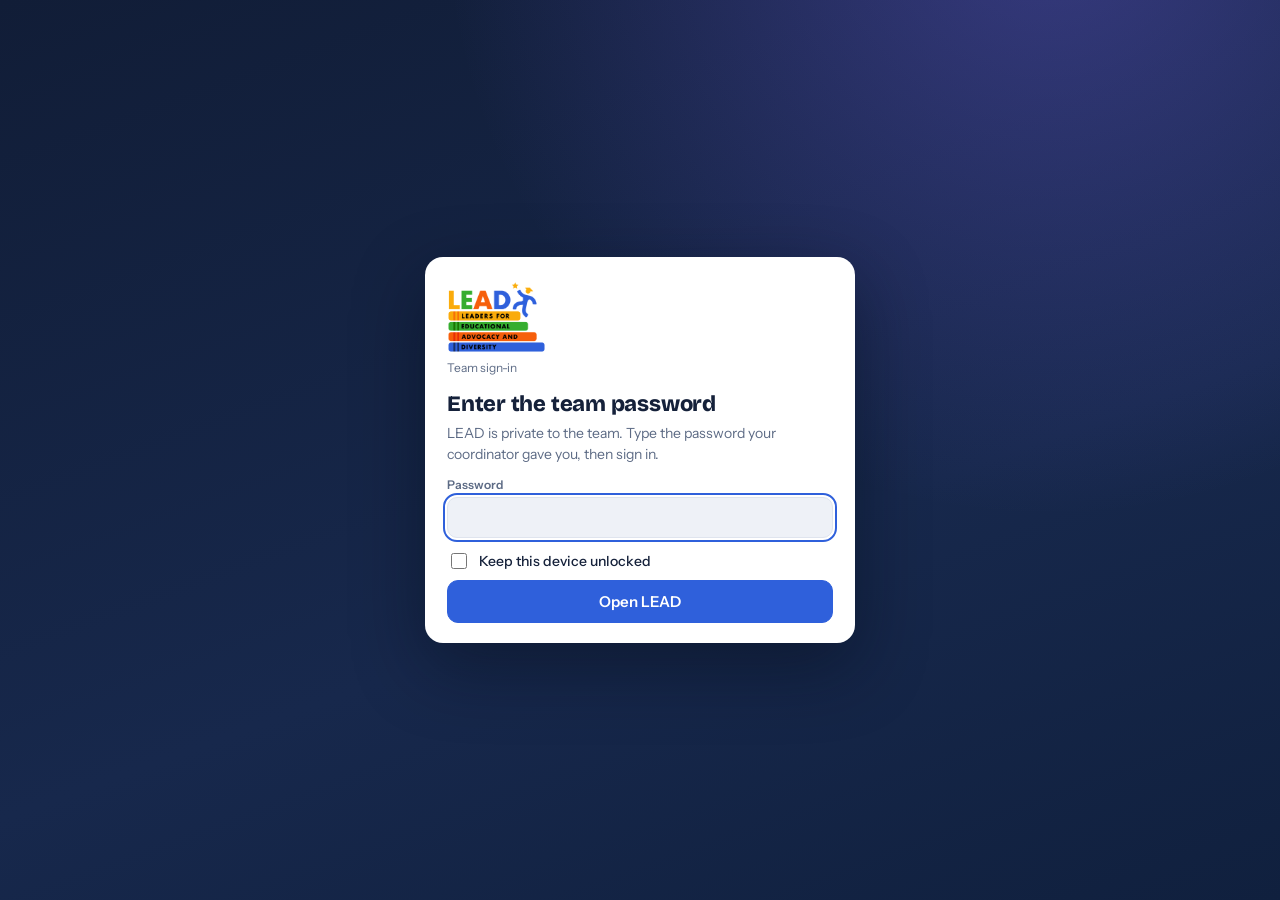
<file: index.html>
<!doctype html>
<html lang="en">
<head>
<meta charset="utf-8">
<meta name="viewport" content="width=device-width,initial-scale=1,viewport-fit=cover">
<meta name="robots" content="noindex,nofollow">
<title>LEAD</title>
<meta name="theme-color" content="#193069">
<link rel="icon" href="img/favicon.svg" type="image/svg+xml">
<link rel="apple-touch-icon" href="img/apple-touch-icon.png">
<link rel="stylesheet" href="https://fonts.googleapis.com/css2?family=Bricolage+Grotesque:opsz,wght@12..96,600;12..96,800&family=Instrument+Sans:wght@400;500;600&display=swap">
<style>:root{color-scheme:light;box-sizing:border-box;padding-top:env(safe-area-inset-top,0px);padding-bottom:env(safe-area-inset-bottom,0px)}html{scroll-padding-top:env(safe-area-inset-top,0px)}body{margin:0;padding:0;font:14px -apple-system,BlinkMacSystemFont,sans-serif;background:#fff;color:#000}img{max-width:100%}[hidden]:not([hidden=until-found i]){display:none!important}</style>
<style>
/* Design plan
   Subject: the operations desk for one organizer's LEAD role in East Hartford, used on a phone between doors and on a laptop at the center.
   Color: LEAD's own logo colors do the work. Navy chrome (--navy), LEAD blue for the active thing (--blue), LEAD orange only for "needs you" (--orange), green for Champions (--green), LEAD sand for anything still a guess (--sand). Content sits on a cool white.
   Type: Bricolage Grotesque for the few big things (page names, the road numbers); Instrument Sans for everything you read and operate.
   Layout: navy rail on the left, content left-aligned in one column up to 1120px. No card kit: rows and hairlines, one drawer object for detail. The signature road is the one bold element.
*/
:root{
  --navy:#15213a; --navy2:#1c2b4a; --chrome-fg:#c9d4ea; --chrome-dim:#8a98b8;
  --bg:#f6f7fb; --surface:#ffffff; --surface2:#eef1f7; --line:#dfe4ee; --line2:#ecf0f6; --ink:#15213a; --muted:#5d6b85;
  --blue:#2f6fe0; --blue-soft:#e3ecfc; --orange:#e8870f; --orange-soft:#fdeedb; --green:#2f9e44; --green-soft:#e1f3e4; --red:#c23b3b; --red-soft:#f9e3e3;
  --sand:#f3e8d2; --sand-ink:#6b4e16; --sand-line:#e3d2ad;
  --notyet:#8b97ab; --talked:#2f6fe0; --supports:#e8870f; --champion:#2f9e44; --declined:#c23b3b;
  --display:"Bricolage Grotesque","Helvetica Neue",Arial,sans-serif; --body:"Instrument Sans","Segoe UI",system-ui,sans-serif;
  --r:8px; --shadow:0 12px 40px rgba(21,33,58,.18);
}
@media (prefers-color-scheme: dark){ :root:not([data-theme="light"]){
  --navy:#0c1222; --navy2:#121a30; --chrome-fg:#c9d4ea; --chrome-dim:#7f8dae;
  --bg:#0f1626; --surface:#161f36; --surface2:#1d2742; --line:#2a365a; --line2:#222c4a; --ink:#e6ebf7; --muted:#93a1bf;
  --blue:#6b9cf5; --blue-soft:#1b2c52; --orange:#f0a04a; --orange-soft:#3a2a14; --green:#5ec46f; --green-soft:#17331d; --red:#ef7f7f; --red-soft:#3d1d1d;
  --sand:#2e2a1f; --sand-ink:#e5cf9c; --sand-line:#4a4230;
  --notyet:#8b97ab; --talked:#6b9cf5; --supports:#f0a04a; --champion:#5ec46f; --declined:#ef7f7f;
  --shadow:0 12px 40px rgba(0,0,0,.5); color-scheme:dark } }
:root[data-theme="dark"]{
  --navy:#0c1222; --navy2:#121a30; --chrome-fg:#c9d4ea; --chrome-dim:#7f8dae;
  --bg:#0f1626; --surface:#161f36; --surface2:#1d2742; --line:#2a365a; --line2:#222c4a; --ink:#e6ebf7; --muted:#93a1bf;
  --blue:#6b9cf5; --blue-soft:#1b2c52; --orange:#f0a04a; --orange-soft:#3a2a14; --green:#5ec46f; --green-soft:#17331d; --red:#ef7f7f; --red-soft:#3d1d1d;
  --sand:#2e2a1f; --sand-ink:#e5cf9c; --sand-line:#4a4230;
  --notyet:#8b97ab; --talked:#6b9cf5; --supports:#f0a04a; --champion:#5ec46f; --declined:#ef7f7f;
  --shadow:0 12px 40px rgba(0,0,0,.5); color-scheme:dark }

*{box-sizing:border-box}
html,body{height:100%}
body{margin:0;background:var(--bg);color:var(--ink);font-family:var(--body);font-size:15px;line-height:1.45;-webkit-font-smoothing:antialiased}
button,input,select,textarea{font:inherit;color:inherit}
a{color:var(--blue)}
h1,h2,h3{margin:0;text-wrap:balance}
h1{font-family:var(--display);font-weight:800;font-size:30px;letter-spacing:-.02em;line-height:1.05}
h2{font-family:var(--display);font-weight:600;font-size:19px;letter-spacing:-.01em}
h3{font-family:var(--body);font-weight:600;font-size:14px;color:var(--muted)}
.num{font-variant-numeric:tabular-nums}
.muted{color:var(--muted)}
.small{font-size:13px}
.hide{display:none!important}
:focus-visible{outline:2px solid var(--blue);outline-offset:2px}

/* ---------- shell ---------- */
.app{display:grid;grid-template-columns:216px minmax(0,1fr);min-height:100%;background:var(--navy)}
.main{background:var(--bg);min-height:100vh}
.rail{background:var(--navy);color:var(--chrome-fg);position:sticky;top:0;height:100vh;display:flex;flex-direction:column;padding:0 0 12px;padding-top:env(safe-area-inset-top,0px)}
.rail .brand{padding:22px 20px 18px;font-family:var(--display);font-weight:800;font-size:19px;letter-spacing:-.01em;color:#fff;line-height:1.1}
.rail .brand small{display:block;font-family:var(--body);font-weight:500;font-size:12px;color:var(--chrome-dim);margin-top:4px;letter-spacing:0}
.rail .grp{padding:10px 20px 4px;font-size:11px;color:var(--chrome-dim);font-weight:600}
.rail button{display:flex;align-items:center;gap:10px;width:100%;text-align:left;background:none;border:0;border-left:3px solid transparent;padding:8px 17px;cursor:pointer;color:var(--chrome-fg);font-size:14px}
.rail button:hover{background:var(--navy2)}
.rail button[aria-current="page"]{border-left-color:#3c78e2;background:var(--navy2);color:#fff;font-weight:600}
.rail button .cnt{margin-left:auto;font-size:12px;color:var(--chrome-dim);font-variant-numeric:tabular-nums}
.rail .foot{margin-top:auto;padding:12px 20px 0;font-size:12px;color:var(--chrome-dim);display:flex;align-items:center;gap:7px}
.rail .foot i{width:8px;height:8px;border-radius:50%;background:var(--chrome-dim);flex:none}
.rail .foot i.on{background:#3db73d}.rail .foot i.off{background:#fa7506}
.main{min-width:0;background:var(--bg)}
.bar{display:flex;align-items:center;gap:12px;padding:18px 28px 0;flex-wrap:wrap}
.bar h1{flex:1;min-width:140px}
.bar .search{position:relative;flex:0 1 300px;min-width:160px}
.bar .search input{width:100%;background:var(--surface);border:1px solid var(--line);border-radius:999px;padding:8px 14px 8px 36px;font-size:14px}
.bar .search svg{position:absolute;left:12px;top:50%;transform:translateY(-50%);width:16px;height:16px;fill:none;stroke:var(--muted);stroke-width:2;stroke-linecap:round}
.bar .results{position:absolute;top:42px;left:0;right:0;background:var(--surface);border:1px solid var(--line);border-radius:var(--r);box-shadow:var(--shadow);z-index:30;max-height:360px;overflow:auto}
.bar .results button{display:block;width:100%;text-align:left;background:none;border:0;border-top:1px solid var(--line2);padding:9px 12px;cursor:pointer}
.bar .results button:first-child{border-top:0}
.bar .results button:hover{background:var(--surface2)}
.bar .results .k{font-size:12px;color:var(--muted)}
.content{padding:16px 28px 48px;max-width:1120px}
.tabs{display:none}

/* ---------- common pieces ---------- */
.btn{border:1px solid var(--line);background:var(--surface);border-radius:var(--r);padding:8px 14px;cursor:pointer;font-weight:500;font-size:14px;white-space:nowrap}
.btn:hover{background:var(--surface2)}
.btn.pri{background:var(--blue);color:#fff;border-color:var(--blue)}
.btn.pri:hover{filter:brightness(1.08)}
.btn.sm{padding:5px 10px;font-size:13px}
.btn.danger{color:var(--red);border-color:var(--red-soft);background:var(--red-soft)}
.btn.ghost{border-color:transparent;background:none;color:var(--muted)}
.btn:disabled{opacity:.5;cursor:default}
.chips{display:flex;gap:6px;flex-wrap:wrap}
.chip{border:1px solid var(--line);background:var(--surface);border-radius:999px;padding:4px 11px;font-size:13px;cursor:pointer;color:var(--muted)}
.chip[aria-pressed="true"]{background:var(--ink);color:var(--bg);border-color:var(--ink)}
.chip .dot{display:inline-block;width:8px;height:8px;border-radius:50%;margin-right:6px;vertical-align:1px}
.toolrow{display:flex;gap:10px;align-items:center;flex-wrap:wrap;margin:14px 0 10px}
.toolrow select,.toolrow input[type=search]{background:var(--surface);border:1px solid var(--line);border-radius:var(--r);padding:6px 10px;font-size:13px;max-width:100%}
.toolrow .sp{flex:1}
.pill{display:inline-flex;align-items:center;gap:6px;border-radius:999px;padding:2px 9px;font-size:12px;font-weight:600;white-space:nowrap;line-height:1.5}
.pill i{width:7px;height:7px;border-radius:50%;background:currentColor;display:inline-block}
.st-Prospect{color:var(--notyet)}.st-Contacted{color:var(--talked)}.st-Supporter{color:var(--supports)}.st-Champion{color:var(--champion)}.st-Declined{color:var(--declined)}
.pill.sand{background:var(--sand);color:var(--sand-ink)}
.pill.blue{background:var(--blue-soft);color:var(--blue)}
.pill.green{background:var(--green-soft);color:var(--green)}
.pill.orange{background:var(--orange-soft);color:var(--orange)}
.pill.red{background:var(--red-soft);color:var(--red)}
.pill.grey{background:var(--surface2);color:var(--muted)}
.pri-High{color:var(--orange);font-weight:600}.pri-Medium{color:var(--muted)}.pri-Low{color:var(--muted);opacity:.7}

.sec{margin-top:26px}
.sec>.h{display:flex;align-items:baseline;gap:10px;margin-bottom:8px;flex-wrap:wrap}
.sec>.h h2{flex:1}
.sec>.h .meta{font-size:13px;color:var(--muted)}
.rows{border-top:1px solid var(--line)}
.row{display:grid;grid-template-columns:minmax(0,1fr) auto;gap:4px 14px;padding:10px 0;border-bottom:1px solid var(--line2);align-items:center;cursor:pointer;min-width:0}
.row:hover{background:var(--surface2);box-shadow:0 0 0 8px var(--surface2)}
.row .n{font-weight:600}
.row .d{font-size:13px;color:var(--muted);grid-column:1}
.row .r{font-size:13px;color:var(--muted);text-align:right;align-self:center;white-space:nowrap}
.row .r.wrap{white-space:normal;overflow-wrap:anywhere;max-width:170px}
.row.static{cursor:default}
.row.static:hover{background:none;box-shadow:none}
.empty{color:var(--muted);padding:12px 0;font-size:14px}
.note{background:var(--sand);color:var(--sand-ink);border:1px solid var(--sand-line);border-radius:var(--r);padding:10px 14px;font-size:14px}
.two{display:grid;grid-template-columns:repeat(2,minmax(0,1fr));gap:28px}
.three{display:grid;grid-template-columns:repeat(3,minmax(0,1fr));gap:20px}

/* ---------- today ---------- */
.road{background:var(--navy);color:#fff;border-radius:12px;padding:18px 22px 16px;margin-top:4px;display:grid;grid-template-columns:minmax(0,1fr) auto;gap:10px 28px;align-items:end}
.road .big{font-family:var(--display);font-weight:800;font-size:44px;line-height:1;letter-spacing:-.02em}
.road .big small{font-size:18px;font-weight:600;color:var(--chrome-dim);letter-spacing:0;margin-left:4px}
.road .lbl{font-size:13px;color:var(--chrome-dim);margin-top:2px}
.road .days{text-align:right}
.road .days .big{font-size:34px}
.road .track{grid-column:1/-1;position:relative;height:6px;background:rgba(255,255,255,.22);border-radius:3px;margin:12px 0 24px}
.road .track .fill{position:absolute;left:0;top:0;bottom:0;background:#3db73d;border-radius:3px}
.road .track .pin{position:absolute;top:50%;width:15px;height:15px;border-radius:50%;background:#fff;border:3px solid #3db73d;transform:translate(-50%,-50%);box-sizing:border-box}
.road .track .tick{position:absolute;top:-6px;width:1px;height:18px;background:rgba(255,255,255,.45)}
.road .track .tick em{position:absolute;top:20px;left:50%;transform:translateX(-50%);font-style:normal;font-size:11px;color:rgba(255,255,255,.65);white-space:nowrap}
.road .track .tick.end em{transform:translateX(-100%)}
.road .src{grid-column:1/-1;display:flex;gap:18px;flex-wrap:wrap;font-size:13px;color:var(--chrome-dim)}
.road .src b{color:#fff;font-weight:600}
.road button{background:none;border:1px solid rgba(255,255,255,.25);color:#fff;border-radius:999px;padding:3px 10px;font-size:12px;cursor:pointer}
.road button:hover{background:rgba(255,255,255,.08)}
.pipe{display:flex;gap:0;border-radius:6px;overflow:hidden;height:14px;margin:8px 0 8px}
.pipe i{display:block;height:100%}
.pipe-key{display:flex;gap:14px;flex-wrap:wrap;font-size:13px}
.pipe-key button{background:none;border:0;padding:0;cursor:pointer;color:var(--ink);display:inline-flex;align-items:center;gap:6px}
.pipe-key button i{width:9px;height:9px;border-radius:2px;display:inline-block}
.pipe-key b{font-variant-numeric:tabular-nums}
.week{display:grid;grid-template-columns:repeat(7,minmax(0,1fr));gap:6px;margin-top:6px}
.week .day{background:var(--surface);border:1px solid var(--line);border-radius:var(--r);padding:8px;min-height:92px;min-width:0}
.week .day.today{border-color:var(--blue);box-shadow:inset 0 0 0 1px var(--blue)}
.week .day .d{font-size:12px;color:var(--muted);margin-bottom:6px}.week .day .d b{color:var(--ink);font-size:15px;margin-right:4px;font-family:var(--display)}
.week .ev{font-size:12px;line-height:1.3;padding:4px 6px;border-radius:5px;background:var(--surface2);margin-top:4px;cursor:pointer;overflow:hidden}
.week .ev.table{background:var(--green-soft)}
.week .ev .t{color:var(--muted);font-size:11px}
.week .ev.more{background:none;border:1px dashed var(--line);color:var(--blue);width:100%;text-align:left}
.do .row{grid-template-columns:auto minmax(0,1fr) auto}
.do .row .ck{width:18px;height:18px;border:2px solid var(--line);border-radius:5px;cursor:pointer;background:var(--surface);flex:none}
.do .row .ck.on{background:var(--green);border-color:var(--green)}
.do .row.done .n{text-decoration:line-through;opacity:.5}

.strip{display:grid;grid-template-columns:repeat(3,minmax(0,1fr));gap:10px;margin-top:10px}
.strip div{background:var(--surface);border:1px solid var(--line);border-radius:var(--r);padding:10px 12px;min-width:0;cursor:pointer}
.strip div:hover{border-color:var(--blue)}
.strip b{font-family:var(--display);font-size:22px;font-weight:800;display:block;line-height:1.1}
.strip span{font-size:12px;color:var(--muted)}
.strip .warnv b{color:var(--orange)}.strip .okv b{color:var(--green)}
.assess .q{display:grid;grid-template-columns:minmax(0,1fr) auto;gap:8px;align-items:center;padding:7px 0;border-bottom:1px solid var(--line2);font-size:14px}
.assess .q .opts{display:inline-flex;border:1px solid var(--line);border-radius:999px;overflow:hidden}
.assess .q .opts button{background:var(--surface);border:0;padding:4px 11px;font-size:13px;cursor:pointer;color:var(--muted);min-width:34px}
.assess .q .opts button[aria-pressed="true"]{background:var(--ink);color:var(--bg)}
.assess .q small{display:block;color:var(--muted);font-size:12px}
.verdict{margin-top:12px;padding:12px 14px;border-radius:var(--r);background:var(--surface2);display:grid;grid-template-columns:auto minmax(0,1fr);gap:4px 14px;align-items:center}
.verdict .big{font-family:var(--display);font-weight:800;font-size:22px;line-height:1}
.verdict.go{background:var(--green-soft);color:var(--green)}.verdict.fit{background:var(--blue-soft);color:var(--blue)}.verdict.skip{background:var(--red-soft);color:var(--red)}.verdict.hold{background:var(--orange-soft);color:var(--orange)}
.verdict .big+div{font-size:13px}
.ck2{display:flex;flex-direction:column;gap:6px;margin-top:6px}
.ck2 label{display:flex;gap:8px;align-items:center;font-size:14px;cursor:pointer}
.ck2 input{width:16px;height:16px;accent-color:var(--blue)}
.mtg{padding:14px 0;border-bottom:1px solid var(--line2)}
.mtg .n{font-weight:600;font-size:16px;cursor:pointer}
.mtg .s{font-size:13px;color:var(--muted)}
.mtg .notes{white-space:pre-wrap;font-size:14px;margin-top:8px}
.mtg ul{margin:6px 0 0;padding-left:0;list-style:none}
.mtg li{display:grid;grid-template-columns:minmax(0,1fr) auto;gap:8px;align-items:start;padding:5px 0;border-top:1px solid var(--line2);font-size:14px}
.mtg li .acts{display:flex;gap:4px}
.mtg h4{margin:12px 0 0;font-size:13px;color:var(--muted);font-weight:600}
@media (max-width:900px){.strip{grid-template-columns:1fr 1fr 1fr;gap:6px}.strip div{padding:8px}.strip b{font-size:18px}}

/* ---------- lists / tables ---------- */
table{width:100%;border-collapse:collapse;font-size:14px}
th{text-align:left;font-weight:600;color:var(--muted);font-size:12px;padding:8px 8px 6px;border-bottom:1px solid var(--line);cursor:pointer;white-space:nowrap;user-select:none}
th.on{color:var(--ink)}
td{padding:9px 8px;border-bottom:1px solid var(--line2);vertical-align:top}
tr.cl{cursor:pointer}tr.cl:hover td{background:var(--surface2)}
td .n{font-weight:600}td .s{font-size:12px;color:var(--muted)}
.tablewrap{overflow-x:auto;margin:0 -4px}
.cards{display:flex;flex-direction:column}
.card{padding:12px 0;border-bottom:1px solid var(--line2);cursor:pointer;display:grid;grid-template-columns:minmax(0,1fr) auto;gap:2px 10px}
.card:hover{background:var(--surface2)}
.card .n{font-weight:600;grid-column:1}.card .s{font-size:13px;color:var(--muted);grid-column:1}.card .r{grid-column:2;grid-row:1/span 3;align-self:start;text-align:right;white-space:nowrap}
.wk{margin-top:18px}
.wk h3{margin-bottom:4px}

/* ---------- map ---------- */
.mapwrap{display:grid;grid-template-columns:minmax(0,3fr) minmax(0,2fr);gap:24px;align-items:start}
.schem{background:var(--surface);border:1px solid var(--line);border-radius:12px;padding:8px;min-width:0}
.schem svg{width:100%;height:auto;display:block}
.schem .town{cursor:pointer}
.schem .town circle{fill:var(--blue-soft);stroke:var(--blue);stroke-width:1.5}
.schem .town.on circle{fill:var(--blue);stroke:var(--navy)}
.schem .town text{font-family:var(--body);font-size:11px;fill:var(--ink);pointer-events:none}
.schem .town .c{font-family:var(--display);font-weight:800;font-size:14px;fill:var(--ink);text-anchor:middle;dominant-baseline:central}
.schem .town.on .c{fill:#fff}
.schem .river{fill:none;stroke:var(--talked);stroke-opacity:.35;stroke-width:5;stroke-linecap:round;stroke-linejoin:round}
.schem .rlbl{font-size:10px;fill:var(--muted);font-style:italic}

#lmap{height:min(72vh,720px);min-height:380px;border-radius:12px;border:1px solid var(--line);background:var(--surface2);z-index:0}
.leaflet-container{font-family:var(--body)}
.leaflet-tooltip{font-family:var(--body);font-size:12px}
.evpin i{display:block;width:12px;height:12px;background:var(--talked);border:2px solid #fff;transform:rotate(45deg);box-shadow:0 1px 3px rgba(0,0,0,.4)}
.mapkey{display:flex;gap:14px;flex-wrap:wrap;font-size:12px;color:var(--muted);margin-top:8px;align-items:center}
.mapkey i{display:inline-block;width:10px;height:10px;border-radius:50%;margin-right:5px;vertical-align:-1px}
.mapkey i.hollow{background:transparent!important;border:2px solid var(--notyet);width:8px;height:8px}
.mapkey i.ev{border-radius:0;transform:rotate(45deg);background:var(--talked);width:8px;height:8px}

.picker{position:relative}
.picker .pl{position:absolute;left:0;right:0;top:100%;background:var(--surface);border:1px solid var(--line);border-radius:var(--r);box-shadow:var(--shadow);z-index:5;max-height:220px;overflow:auto}
.picker .pl button{display:block;width:100%;text-align:left;background:none;border:0;border-top:1px solid var(--line2);padding:7px 10px;cursor:pointer;font-size:13px}
.picker .pl button:first-child{border-top:0}.picker .pl button:hover{background:var(--surface2)}
.rep-list label{display:flex;gap:10px;align-items:flex-start;padding:8px 0;border-top:1px solid var(--line2);cursor:pointer;font-size:14px}
.rep-list label:first-child{border-top:0}
.rep-list input{margin-top:3px;accent-color:var(--blue)}
.rep-list .s{font-size:12px;color:var(--muted)}

.tviews{display:inline-flex;border:1px solid var(--line);border-radius:9px;overflow:hidden}
.tviews button{background:var(--surface);border:0;padding:6px 12px;cursor:pointer;font-size:13px;color:var(--muted)}
.tviews button[aria-pressed="true"]{background:var(--ink);color:var(--bg);font-weight:600}
.capture{display:flex;gap:8px;margin:10px 0 14px}
.capture input{flex:1;min-width:0;background:var(--surface);border:1px solid var(--line);border-radius:10px;padding:10px 14px;font-size:15px}
.capture select{background:var(--surface);border:1px solid var(--line);border-radius:9px;padding:6px 8px;font-size:13px}
.trow{display:grid;grid-template-columns:auto minmax(0,1fr) auto;gap:10px;align-items:center;padding:9px 6px;border-bottom:1px solid var(--line2);border-radius:8px;cursor:pointer}
.trow:hover{background:var(--surface2)}
.trow .ck{width:18px;height:18px;border:2px solid var(--line);border-radius:50%;background:var(--surface);cursor:pointer;flex:none}
.trow .ck.on{background:var(--green);border-color:var(--green)}
.trow.done .n{text-decoration:line-through;opacity:.5}
.trow .n{font-weight:500}.trow .d{font-size:12px;color:var(--muted)}
.trow .r{font-size:12px;color:var(--muted);text-align:right;white-space:nowrap}
.trow .r.over{color:var(--red);font-weight:600}.trow .r.soon{color:var(--orange);font-weight:600}
.board{display:grid;grid-template-columns:repeat(4,minmax(0,1fr));gap:12px;align-items:start}
.col{background:var(--surface2);border-radius:12px;padding:10px;min-height:120px}
.col h3{display:flex;justify-content:space-between;margin:0 4px 8px}
.col.over{outline:2px dashed var(--blue)}
.tcard{background:var(--surface);border:1px solid var(--line);border-radius:9px;padding:9px 11px;margin-bottom:8px;cursor:grab;font-size:14px}
.tcard .d{font-size:12px;color:var(--muted);margin-top:3px}
.tcard .sec{font-size:11px;color:var(--blue);font-weight:600;margin-top:0}
.tcard.dragging{opacity:.4}
.cal{display:grid;grid-template-columns:repeat(7,minmax(0,1fr));gap:4px}
.cal .dow{font-size:11px;color:var(--muted);font-weight:600;text-align:center;padding:4px 0}
.cal .cell{background:var(--surface);border:1px solid var(--line);border-radius:9px;min-height:108px;padding:5px;min-width:0}
.cal .cell.out{opacity:.45}.cal .cell.today{box-shadow:inset 0 0 0 2px var(--blue)}
.cal .cell .dn{font-family:var(--display);font-weight:800;font-size:13px;margin-bottom:3px}
.cal .ev,.cal .tk{font-size:11px;line-height:1.25;padding:2px 5px;border-radius:5px;margin-top:3px;cursor:pointer;overflow:hidden;display:block;text-align:left;width:100%;border:0;font-family:inherit}
.cal .ev{background:var(--blue-soft);color:var(--blue)}.cal .ev.go{background:var(--green-soft);color:var(--green)}
.cal .tk{background:var(--surface2);color:var(--ink)}.cal .tk.done{text-decoration:line-through;opacity:.5}.cal .tk.over{background:var(--red-soft);color:var(--red)}
.cal .more{font-size:11px;color:var(--muted);padding:2px 5px}
.calnav{display:flex;align-items:center;gap:8px;margin:8px 0}
.calnav h2{flex:1}
.lnk{font-size:12px;color:var(--blue);text-decoration:none;border:1px solid var(--blue-soft);background:var(--blue-soft);border-radius:999px;padding:1px 8px;white-space:nowrap}
.lnk:hover{background:var(--blue);color:#fff}
.ai{margin-top:10px}
.ai textarea{width:100%;min-height:150px;background:var(--surface2);border:1px solid var(--line);border-radius:8px;padding:9px 11px;font-size:14px;line-height:1.45;resize:vertical}
.ai .busy{font-size:13px;color:var(--muted)}
.subs{margin-top:4px}
.subs label{display:flex;gap:8px;align-items:center;font-size:14px;padding:3px 0}
@media (max-width:900px){.board{grid-template-columns:1fr 1fr}.cal .cell{min-height:70px;padding:3px}.cal .ev,.cal .tk{font-size:10px;padding:1px 3px}}
@media (max-width:560px){.board{grid-template-columns:1fr}}

/* ---------- team ---------- */
.form{display:grid;grid-template-columns:repeat(4,minmax(0,1fr));gap:10px;background:var(--surface);border:1px solid var(--line);border-radius:var(--r);padding:14px}
.form .f{display:flex;flex-direction:column;gap:3px;min-width:0}
.form label{font-size:12px;color:var(--muted);font-weight:600}
.form input,.form select,.form textarea{background:var(--surface2);border:1px solid var(--line);border-radius:6px;padding:7px 9px;width:100%;min-width:0}
.form .wide{grid-column:1/-1}
.totals{display:flex;gap:22px;flex-wrap:wrap;margin:12px 0}
.totals div b{font-family:var(--display);font-size:24px;font-weight:800;display:block;line-height:1}
.totals div span{font-size:12px;color:var(--muted)}

/* ---------- playbook ---------- */
.subnav{display:flex;gap:4px;flex-wrap:wrap;border-bottom:1px solid var(--line);margin-bottom:8px}
.subnav button{background:none;border:0;border-bottom:2px solid transparent;padding:8px 10px;cursor:pointer;color:var(--muted);font-size:14px;margin-bottom:-1px}
.subnav button[aria-pressed="true"]{color:var(--ink);border-bottom-color:var(--blue);font-weight:600}
.entry{padding:14px 0;border-bottom:1px solid var(--line2);cursor:pointer;display:grid;grid-template-columns:minmax(0,1fr) auto;gap:4px 14px}
.entry:hover{background:var(--surface2)}
.entry .t{font-weight:600;font-size:15px}
.entry .b{white-space:pre-wrap;font-size:14px;grid-column:1/-1;color:var(--ink)}
.entry .m{font-size:12px;color:var(--muted);grid-column:1/-1}
.entry.guess .b{background:var(--sand);color:var(--sand-ink);border:1px solid var(--sand-line);border-radius:6px;padding:8px 10px}
.entry.unknown .b{border-left:3px solid var(--red);padding-left:10px}
.facts h3{font-family:var(--display);font-size:16px;color:var(--ink);font-weight:600;margin:20px 0 6px}
.facts ul{margin:0;padding-left:18px}
.facts li{margin:5px 0;font-size:14px}
.facts a{word-break:break-all;font-size:13px}
.meet{padding:12px 0;border-bottom:1px solid var(--line2)}
.meet .n{font-weight:600}.meet .s{font-size:13px;color:var(--muted);margin-top:2px}
.meet .dates{display:flex;gap:6px;flex-wrap:wrap;margin-top:6px}
.meet .dates span{font-size:12px;background:var(--surface2);border-radius:5px;padding:2px 7px;font-variant-numeric:tabular-nums}
.meet .dates span.next{background:var(--blue-soft);color:var(--blue);font-weight:600}

/* ---------- log ---------- */
.quick{display:grid;grid-template-columns:minmax(0,1fr) auto;gap:8px;align-items:start}
.quick textarea{background:var(--surface);border:1px solid var(--line);border-radius:var(--r);padding:10px 12px;resize:vertical;min-height:46px;width:100%}
.quick .side{display:flex;flex-direction:column;gap:6px}
.quick select{background:var(--surface);border:1px solid var(--line);border-radius:6px;padding:6px 8px;font-size:13px}
.lg{padding:10px 0;border-bottom:1px solid var(--line2);display:grid;grid-template-columns:minmax(0,1fr) auto;gap:4px 12px;cursor:pointer}
.lg:hover{background:var(--surface2)}
.lg .acts{grid-column:1/-1;display:flex;gap:6px}

/* ---------- drawer & modal ---------- */
.scrim{position:fixed;inset:0;background:rgba(10,16,30,.5);z-index:40}
.drawer{position:fixed;top:0;right:0;bottom:0;width:min(520px,100%);background:var(--surface);z-index:41;overflow:auto;padding:18px 22px calc(28px + env(safe-area-inset-bottom,0px));padding-top:calc(18px + env(safe-area-inset-top,0px));box-shadow:var(--shadow)}
.drawer .top{display:flex;gap:10px;align-items:flex-start}
.drawer .top h2{flex:1;font-size:22px}
.drawer .x{background:none;border:0;font-size:22px;cursor:pointer;color:var(--muted);line-height:1;padding:2px 6px}
.drawer .kv{display:grid;grid-template-columns:110px minmax(0,1fr);gap:6px 12px;font-size:14px;margin:14px 0}
.drawer .kv div:nth-child(odd){color:var(--muted);font-size:13px}
.drawer .kv a{word-break:break-all}
.drawer .edit{border-top:1px solid var(--line);padding-top:14px;margin-top:6px}
.drawer .edit h3{margin-bottom:8px}
.stpick{display:flex;gap:6px;flex-wrap:wrap}
.stpick button{border:1px solid var(--line);background:var(--surface);border-radius:999px;padding:5px 11px;font-size:13px;cursor:pointer;display:inline-flex;align-items:center;gap:6px}
.stpick button i{width:8px;height:8px;border-radius:50%;display:inline-block}
.stpick button[aria-pressed="true"]{background:var(--ink);color:var(--bg);border-color:var(--ink)}
.yn{display:grid;grid-template-columns:1fr auto;gap:8px;align-items:center;margin-top:10px;font-size:14px}
.yn .opts{display:inline-flex;border:1px solid var(--line);border-radius:999px;overflow:hidden}
.yn .opts button{background:var(--surface);border:0;padding:4px 10px;font-size:13px;cursor:pointer;color:var(--muted)}
.yn .opts button[aria-pressed="true"]{background:var(--ink);color:var(--bg)}
.sig{display:flex;align-items:center;gap:8px;margin-top:12px}
.sig .v{font-family:var(--display);font-weight:800;font-size:28px;min-width:44px;text-align:center;font-variant-numeric:tabular-nums}
.sig button{width:38px;height:34px;border:1px solid var(--line);background:var(--surface);border-radius:6px;cursor:pointer;font-weight:600}
.fields{display:grid;grid-template-columns:1fr 1fr;gap:10px;margin-top:12px}
.fields .f{display:flex;flex-direction:column;gap:3px;min-width:0}
.fields .f.wide{grid-column:1/-1}
.fields label{font-size:12px;color:var(--muted);font-weight:600}
.fields input,.fields select,.fields textarea{background:var(--surface2);border:1px solid var(--line);border-radius:6px;padding:7px 9px;width:100%;min-width:0}
.fields textarea{min-height:70px;resize:vertical}
.drawer .acts{display:flex;gap:8px;margin-top:14px;flex-wrap:wrap}
.modal{position:fixed;inset:0;background:rgba(10,16,30,.5);display:flex;align-items:flex-end;justify-content:center;z-index:50}
.modal .sheet{background:var(--surface);width:100%;max-width:620px;max-height:92vh;overflow:auto;border-radius:16px 16px 0 0;padding:18px 18px calc(18px + env(safe-area-inset-bottom,0px))}
@media (min-width:700px){.modal{align-items:center;padding:20px}.modal .sheet{border-radius:12px;padding-bottom:18px}}
.sheet h2{margin-bottom:12px}
.sheet .btns{display:flex;gap:8px;margin-top:14px;flex-wrap:wrap}
.toast{position:fixed;left:50%;transform:translateX(-50%);bottom:calc(76px + env(safe-area-inset-bottom,0px));background:var(--ink);color:var(--bg);padding:9px 16px;border-radius:999px;font-size:13px;z-index:60;box-shadow:var(--shadow)}
.links{display:grid;grid-template-columns:repeat(2,minmax(0,1fr));gap:10px}
.links a,.links span.nolink{display:block;padding:10px 12px;border:1px solid var(--line);border-radius:var(--r);text-decoration:none;color:var(--ink);background:var(--surface)}
.links a:hover{border-color:var(--blue)}
.links .n{font-weight:600}.links .d{font-size:13px;color:var(--muted)}
.links span.nolink{color:var(--muted)}
.org-links{margin-top:3px}.org-links a{font-weight:600;text-decoration:none}.org-links a:hover{text-decoration:underline}

@media (max-width:900px){
  .app{grid-template-columns:1fr}
  .rail{display:none}
  .bar{padding:14px 16px 0}
  .content{padding:12px 16px calc(100px + env(safe-area-inset-bottom,0px))}
  .tabs{display:flex;position:fixed;left:0;right:0;bottom:0;background:var(--navy);padding:6px 4px calc(6px + env(safe-area-inset-bottom,0px));z-index:35}
  .tabs button{flex:1;background:none;border:0;padding:6px 2px;font-size:11px;color:var(--chrome-dim);cursor:pointer;display:flex;flex-direction:column;align-items:center;gap:3px;min-width:0}
  .tabs button[aria-current="page"]{color:#fff;font-weight:600}
  .tabs svg{width:20px;height:20px;fill:none;stroke:currentColor;stroke-width:1.8;stroke-linecap:round;stroke-linejoin:round}
  .two,.three,.mapwrap,.links{grid-template-columns:1fr}
  .form{grid-template-columns:1fr 1fr}
  .week{grid-template-columns:1fr;gap:6px}
  .week .day{min-height:0;display:grid;grid-template-columns:52px minmax(0,1fr);gap:0 8px;align-items:start}
  .week .day .d{margin:0;display:flex;flex-direction:column;line-height:1.1}.week .day .d b{font-size:18px}
  .week .day>.ev,.week .day>.muted{grid-column:2}
  .week .ev{margin-top:0;margin-bottom:4px}
  .bar h1{flex:1 0 100%}
  .bar .search{flex:1 1 0;min-width:0}
  .road{padding:14px 16px 12px;grid-template-columns:1fr auto}
  .road .big{font-size:36px}.road .days .big{font-size:26px}
  h1{font-size:26px}
  .fields{grid-template-columns:1fr}
}
@media (prefers-reduced-motion:no-preference){.drawer{animation:slide .18s ease-out}@keyframes slide{from{transform:translateX(24px);opacity:0}to{transform:none;opacity:1}}}
/* ---------- 2026 desk refresh: layered on top of the existing application ---------- */
:root{--aqua:#35d0ba;--aqua-soft:#daf8f2;--violet:#7968f7;--glow:0 20px 56px rgba(31,48,83,.12);--rail-w:252px}
body{background:linear-gradient(135deg,#f7f9fd 0%,#edf3ff 52%,#f8f6ff 100%);}
body:before{content:"";position:fixed;inset:0;pointer-events:none;background:radial-gradient(circle at 82% -12%,rgba(121,104,247,.15),transparent 30%),radial-gradient(circle at 42% 20%,rgba(53,208,186,.10),transparent 22%);z-index:-1}
.skip-link{position:fixed;left:16px;top:-48px;z-index:100;padding:9px 12px;border-radius:8px;background:var(--blue);color:#fff;font-weight:700;text-decoration:none;transition:top .18s ease}.skip-link:focus{top:12px}
.app{grid-template-columns:var(--rail-w) minmax(0,1fr);background:var(--navy)}
.rail{width:var(--rail-w);background:linear-gradient(170deg,#111d37 0%,#17284c 58%,#10203e 100%);border-right:1px solid rgba(255,255,255,.08);box-shadow:12px 0 40px rgba(10,22,48,.10);padding:0 12px 14px;overflow-y:auto;scrollbar-width:none}.rail::-webkit-scrollbar{display:none}
.rail .brand{position:relative;margin:14px 4px 12px;padding:18px 16px 16px;border:1px solid rgba(255,255,255,.13);border-radius:15px;background:linear-gradient(135deg,rgba(69,119,226,.25),rgba(83,66,171,.14));font-size:20px;box-shadow:inset 0 1px 0 rgba(255,255,255,.08)}
.rail .brand:before{content:"CAMPAIGN DESK";display:block;color:#87a6e9;font-family:var(--body);font-size:10px;font-weight:700;letter-spacing:.13em;margin-bottom:5px}.rail .brand small{color:#b0c1e4;margin-top:5px}.rail .rail-toggle{position:absolute;right:11px;top:12px;width:26px;height:26px;border-radius:8px;border:1px solid rgba(255,255,255,.16);padding:0;display:grid;place-items:center;color:#dbe7ff;background:rgba(7,17,39,.22);font-size:16px;line-height:1}
.rail .grp{padding:14px 12px 5px;font-size:10px;font-weight:700;letter-spacing:.1em;color:#8497bd;text-transform:uppercase}.rail button:not(.rail-toggle){border-left:0;border-radius:9px;padding:9px 11px;margin:1px 0;transition:background .18s ease,transform .18s ease,color .18s ease}.rail button:not(.rail-toggle):hover{background:rgba(255,255,255,.08);transform:translateX(2px)}.rail button[aria-current="page"]{background:linear-gradient(90deg,rgba(61,120,226,.34),rgba(61,120,226,.12));box-shadow:inset 3px 0 #5e9bff;color:#fff}.rail button .cnt{background:rgba(255,255,255,.09);border-radius:999px;padding:1px 6px;color:#c6d5f0}.rail .foot{margin:8px 8px 0;padding:10px 5px 0;border-top:1px solid rgba(255,255,255,.11);font-size:11px}
.main{background:linear-gradient(135deg,#f7f9fd 0%,#edf3ff 52%,#f8f6ff 100%);min-height:100vh}.bar{position:sticky;top:0;z-index:25;margin:0;padding:16px 28px 14px;background:linear-gradient(to bottom,rgba(247,249,253,.93) 0%,rgba(247,249,253,.78) 75%,rgba(247,249,253,0) 100%);backdrop-filter:blur(14px);border-bottom:0}.bar:before{content:"";position:absolute;bottom:0;left:28px;right:28px;height:1px;background:linear-gradient(90deg,transparent,var(--line),transparent)}
.title-stack{flex:1;min-width:168px}.eyebrow{color:var(--blue);font-size:10px;font-weight:800;letter-spacing:.12em;text-transform:uppercase;margin:0 0 3px}.bar h1{font-size:29px}.bar .search{flex:0 1 330px}.bar .search input{padding:10px 70px 10px 38px;border-radius:11px;border-color:transparent;background:rgba(255,255,255,.78);box-shadow:0 2px 0 rgba(21,33,58,.04),0 7px 20px rgba(29,49,92,.05);transition:box-shadow .18s ease,background .18s ease}.bar .search input:focus{background:var(--surface);box-shadow:0 0 0 3px rgba(47,111,224,.14),0 12px 28px rgba(29,49,92,.10);outline:0}.bar .search:after{content:"⌘ K";position:absolute;right:10px;top:50%;transform:translateY(-50%);border:1px solid var(--line);border-radius:5px;color:var(--muted);font-size:10px;font-weight:700;padding:2px 5px;pointer-events:none}.bar .search svg{left:13px}.bar .btn.pri{border-radius:10px;padding:10px 14px;box-shadow:0 8px 18px rgba(47,111,224,.25);font-weight:700}.theme-toggle{width:38px;height:38px;border:1px solid var(--line);border-radius:10px;background:rgba(255,255,255,.74);cursor:pointer;font-size:17px;box-shadow:0 3px 12px rgba(29,49,92,.06)}.theme-toggle:hover{transform:translateY(-1px);background:var(--surface)}
.pulse{display:flex;align-items:center;gap:9px;margin:0 28px 3px;padding:8px 11px;border:1px solid rgba(118,137,178,.18);border-radius:12px;background:rgba(255,255,255,.56);box-shadow:0 4px 16px rgba(33,50,85,.04);font-size:12px;overflow:auto;scrollbar-width:none}.pulse::-webkit-scrollbar{display:none}.pulse .pulse-label{color:var(--muted);font-weight:700;white-space:nowrap;margin-right:3px}.pulse button{border:0;background:transparent;color:var(--ink);font:inherit;white-space:nowrap;cursor:pointer;padding:2px 8px;border-radius:999px}.pulse button:hover{background:var(--blue-soft);color:var(--blue)}.pulse b{font-family:var(--display);font-size:15px;color:var(--blue);margin-right:3px}.pulse .pulse-live{display:inline-flex;align-items:center;gap:5px;color:var(--muted);margin-left:auto;white-space:nowrap}.pulse .pulse-live i{width:7px;height:7px;border-radius:50%;background:var(--aqua);box-shadow:0 0 0 4px rgba(53,208,186,.14)}
.content{max-width:1220px;padding:18px 28px 54px}.sec{margin-top:30px}.sec>.h{margin-bottom:11px}.sec>.h h2{font-size:20px}.sec>.h h2:before{content:"";display:inline-block;width:4px;height:18px;border-radius:4px;background:linear-gradient(var(--blue),var(--violet));vertical-align:-3px;margin-right:8px}.road{position:relative;overflow:hidden;border:1px solid rgba(255,255,255,.10);border-radius:18px;padding:22px 24px 18px;background:linear-gradient(120deg,#14223e 0%,#1c3d70 62%,#41398d 120%);box-shadow:var(--glow)}.road:after{content:"";position:absolute;width:330px;height:330px;right:-120px;top:-180px;border:1px solid rgba(141,197,255,.25);border-radius:50%;box-shadow:0 0 0 42px rgba(141,197,255,.05),0 0 0 85px rgba(141,197,255,.035);pointer-events:none}.road>*{position:relative;z-index:1}.road .big{font-size:48px}.road .track{margin-top:15px;background:rgba(255,255,255,.16)}.road .track .fill{background:linear-gradient(90deg,#35d0ba,#89edc9)}.road .track .pin{border-color:#35d0ba;box-shadow:0 0 0 5px rgba(53,208,186,.18)}
.strip{gap:12px;margin-top:13px}.strip div{position:relative;overflow:hidden;border:1px solid rgba(118,137,178,.18);border-radius:13px;background:linear-gradient(145deg,rgba(255,255,255,.95),rgba(247,249,255,.85));box-shadow:0 6px 18px rgba(29,49,92,.05);transition:transform .18s ease,box-shadow .18s ease,border-color .18s ease}.strip div:after{content:"";position:absolute;right:-12px;bottom:-24px;width:62px;height:62px;border-radius:50%;background:var(--blue-soft);opacity:.65}.strip div:hover{transform:translateY(-2px);border-color:rgba(47,111,224,.38);box-shadow:0 13px 30px rgba(29,49,92,.10)}.strip b{position:relative;z-index:1}.strip span{position:relative;z-index:1}.rows{border-top-color:rgba(118,137,178,.22)}.row{padding:12px 10px;border-bottom-color:rgba(118,137,178,.16);border-radius:8px;transition:background .18s ease,box-shadow .18s ease}.row:hover{box-shadow:0 5px 16px rgba(29,49,92,.06)}.card{padding:13px 11px;border-radius:10px;transition:background .18s ease,box-shadow .18s ease,transform .18s ease}.card:hover{box-shadow:0 7px 20px rgba(29,49,92,.08);transform:translateX(2px)}.week .day{border-radius:11px;box-shadow:0 3px 9px rgba(29,49,92,.03)}.week .day.today{background:linear-gradient(180deg,var(--surface),var(--blue-soft));box-shadow:inset 0 0 0 1px var(--blue),0 7px 16px rgba(47,111,224,.10)}
.toolrow{padding:9px 10px;margin:12px 0 12px;border:1px solid rgba(118,137,178,.15);border-radius:12px;background:rgba(255,255,255,.58)}.chip{transition:background .16s ease,color .16s ease,transform .16s ease}.chip:hover{transform:translateY(-1px)}.tablewrap{border:1px solid rgba(118,137,178,.17);border-radius:13px;background:rgba(255,255,255,.68);box-shadow:0 7px 24px rgba(29,49,92,.04);padding:0 4px}.schem,#lmap{border-radius:16px;box-shadow:0 12px 30px rgba(29,49,92,.08)}.links a,.links span.nolink{border-radius:11px;box-shadow:0 4px 14px rgba(29,49,92,.03)}
#overlay .scrim{background:rgba(9,18,39,.48);backdrop-filter:blur(4px)}.drawer{box-shadow:-20px 0 60px rgba(8,17,37,.20)}.modal .sheet{border-radius:16px;box-shadow:var(--shadow)}.toast{box-shadow:0 12px 32px rgba(8,17,37,.28)}
:root[data-theme="dark"] body,:root[data-theme="dark"] .main{background:linear-gradient(135deg,#0b1221,#121932 55%,#161334)}:root[data-theme="dark"] .bar{background:linear-gradient(to bottom,rgba(15,22,38,.94) 0%,rgba(15,22,38,.76) 75%,rgba(15,22,38,0) 100%)}:root[data-theme="dark"] .pulse,:root[data-theme="dark"] .toolrow{background:rgba(24,34,58,.72)}:root[data-theme="dark"] .bar .search input,:root[data-theme="dark"] .theme-toggle{background:rgba(25,36,62,.86)}:root[data-theme="dark"] .strip div,:root[data-theme="dark"] .tablewrap{background:rgba(23,33,57,.78)}
@media (min-width:901px){:root[data-rail="compact"]{--rail-w:78px}:root[data-rail="compact"] .rail .brand{padding:13px 8px;text-align:center;font-size:0}:root[data-rail="compact"] .rail .brand:before,:root[data-rail="compact"] .rail .brand small,:root[data-rail="compact"] .rail .grp,:root[data-rail="compact"] .rail button .cnt,:root[data-rail="compact"] .rail .foot span{display:none}:root[data-rail="compact"] .rail .brand:after{content:"L";font-family:var(--display);font-weight:800;font-size:23px;color:#fff}:root[data-rail="compact"] .rail .rail-toggle{position:static;margin:8px auto 0}:root[data-rail="compact"] .rail button:not(.rail-toggle){justify-content:center;padding:10px 4px;font-size:0}:root[data-rail="compact"] .rail button:not(.rail-toggle):before{content:attr(data-short);font:700 12px var(--body);color:inherit}:root[data-rail="compact"] .rail .foot{justify-content:center;border-top:0;padding:2px}:root[data-rail="compact"] .rail .foot i{width:10px;height:10px}}
@media (max-width:900px){.app{grid-template-columns:1fr}.bar{position:relative;padding:14px 16px 12px}.bar:before{left:16px;right:16px}.title-stack{flex:1}.bar h1{font-size:26px}.eyebrow{font-size:9px}.bar .search{order:4;flex:1 0 calc(100% - 54px)}.bar .search input{padding-top:9px;padding-bottom:9px}.theme-toggle{width:36px;height:36px}.pulse{margin:0 16px 2px;padding:7px 8px}.pulse .pulse-label,.pulse .pulse-live{display:none}.content{padding-top:12px}.road{border-radius:15px}.road .big{font-size:38px}.toolrow{padding:7px 8px}.strip{gap:8px}.strip div{border-radius:10px}.sec>.h h2{font-size:18px}}
@media (prefers-reduced-motion:no-preference){.sec,.strip,.road{animation:rise .38s both}@keyframes rise{from{opacity:0;transform:translateY(6px)}to{opacity:1;transform:translateY(0)}}}

/* ---------- views + cultures ---------- */
[hidden]{display:none!important}
:root{--k-B:#a2550a;--k-PR:#1f5fd6;--k-DR:#c42d2d;--k-BR:#1d8a3c;--k-MEX:#0e7a6f;--k-COL:#a87a00;--k-ECO:#7442d6;--k-PER:#b8246a;--lv-family:#2f9e44;--lv-work:#2f6fe0;--lv-adult:#d0700a;--lv-no:#c23b3b}
@media (prefers-color-scheme: dark){:root:not([data-theme="light"]){--k-B:#f0a04a;--k-PR:#7aa7ff;--k-DR:#ff8a8a;--k-BR:#6fd38a;--k-MEX:#4fd1c0;--k-COL:#f2c94c;--k-ECO:#b79cff;--k-PER:#ff8fc4;--lv-family:#5ec46f;--lv-work:#7ca7f7;--lv-adult:#f0a04a;--lv-no:#ef7f7f}}
:root[data-theme="dark"]{--k-B:#f0a04a;--k-PR:#7aa7ff;--k-DR:#ff8a8a;--k-BR:#6fd38a;--k-MEX:#4fd1c0;--k-COL:#f2c94c;--k-ECO:#b79cff;--k-PER:#ff8fc4;--lv-family:#5ec46f;--lv-work:#7ca7f7;--lv-adult:#f0a04a;--lv-no:#ef7f7f}

.viewsw{display:flex;flex-direction:column;gap:4px;padding:0 20px 12px}
.viewsw label{font-size:11px;font-weight:600;color:var(--chrome-dim)}
.viewsw select{width:100%;min-width:0;background:var(--navy2);color:#fff;border:1px solid rgba(255,255,255,.2);border-radius:8px;padding:6px 8px;font-size:13px}
.viewsw.light{padding:0 0 12px}
.viewsw.light label{color:var(--muted)}
.viewsw.light select{background:var(--surface);color:var(--ink);border-color:var(--line)}
@media (min-width:901px){:root[data-rail="compact"] .rail .viewsw{display:none}}
.viewnote{margin:0 0 14px}
:root[data-view="exec"] .vh-exec,:root[data-view="canv"] .vh-canv,:root[data-view="coord"] .vh-coord{display:none!important}

.kchip{display:inline-flex;align-items:center;gap:5px;border:1px solid color-mix(in srgb,var(--kc) 38%,transparent);background:color-mix(in srgb,var(--kc) 11%,var(--surface));color:var(--kc);border-radius:999px;padding:1px 9px;font-size:12px;font-weight:600;white-space:nowrap;line-height:1.6;font-family:inherit}
button.kchip{cursor:pointer}button.kchip:hover{background:color-mix(in srgb,var(--kc) 20%,var(--surface))}
.flagbar{display:flex;flex-direction:column;width:10px;border-radius:3px;overflow:hidden;align-self:stretch;flex:none;min-height:40px}
.flagbar i,.sw i,.cu-banner .band i,.cu-block .bar i{display:block}
.sw{display:inline-flex;flex-direction:column;width:6px;height:14px;border-radius:2px;overflow:hidden;vertical-align:-2px;flex:none}
.cu-links{grid-column:1/-1;display:flex;flex-wrap:wrap;gap:6px;align-items:center;font-size:12px;color:var(--muted);margin-top:4px}
.sheet .kv{display:grid;grid-template-columns:96px minmax(0,1fr);gap:6px 12px;font-size:14px;margin:10px 0 14px}
.sheet .kv>div:nth-child(odd){color:var(--muted);font-size:13px}
.sheet .kv a{word-break:break-all}

.cal .cel,.week .cel{display:block;width:100%;text-align:left;border:0;border-left:3px solid var(--kc);background:color-mix(in srgb,var(--kc) 10%,var(--surface));color:var(--ink);font-family:inherit;cursor:pointer;overflow:hidden;white-space:nowrap;text-overflow:ellipsis;border-radius:5px}
.cal .cel{font-size:11px;line-height:1.25;padding:2px 5px;margin-top:3px}
.week .cel{font-size:11.5px;line-height:1.3;padding:3px 6px;margin-top:4px}
.cu-strip{display:flex;flex-wrap:wrap;gap:6px;align-items:center;margin:2px 0 10px;font-size:13px}
.cu-strip .lbl{color:var(--muted);font-size:12px;font-weight:600}
.cu-strip select{background:var(--surface);border:1px solid var(--line);border-radius:var(--r);padding:4px 8px;font-size:13px}
.cu-strip .celx{border:1px solid color-mix(in srgb,var(--kc) 38%,transparent);background:color-mix(in srgb,var(--kc) 9%,var(--surface));color:var(--ink);border-radius:999px;padding:2px 10px;font-size:12px;cursor:pointer;font-family:inherit}

.cu-nav{margin-bottom:4px}
.cu-tools input[type=search]{flex:1 1 320px;max-width:460px;background:var(--surface);border:1px solid var(--line);border-radius:999px;padding:7px 14px;font-size:14px}
.cu-chk{font-size:13px;color:var(--muted);display:inline-flex;gap:6px;align-items:center;cursor:pointer}
.cu-hits{border:1px solid var(--line);border-radius:12px;background:var(--surface);margin:0 0 14px;max-height:420px;overflow:auto;box-shadow:var(--shadow)}
.cu-hits .hd{display:flex;align-items:center;justify-content:space-between;gap:10px;padding:8px 12px;font-size:13px;color:var(--muted);border-bottom:1px solid var(--line);position:sticky;top:0;background:var(--surface)}
.cu-hits button{display:block;width:100%;text-align:left;background:none;border:0;border-top:1px solid var(--line2);padding:9px 12px;cursor:pointer;font-family:inherit;color:var(--ink)}
.cu-hits button:hover{background:var(--surface2)}
.cu-hits .where{display:flex;gap:8px;align-items:center;flex-wrap:wrap;font-size:12.5px;font-weight:600;margin-bottom:3px}
.cu-hits .snip{font-size:13.5px;color:var(--muted)}
.cu-hits mark,mark.hit{background:#ffe27a;color:#1a1a1a;border-radius:2px}
mark.chk{background:var(--sand);color:var(--sand-ink);font-size:.78em;font-weight:600;border-radius:4px;padding:1px 5px;-webkit-box-decoration-break:clone;box-decoration-break:clone}
.cu.nochk mark.chk{display:none}
.cu-h2{font-family:var(--display);font-weight:800;font-size:24px;letter-spacing:-.01em;margin:6px 0 4px}
.cu-banner{display:flex;gap:6px;height:54px;margin:4px 0 14px}
.cu-banner .band{flex:1;display:flex;flex-direction:column;border:0;padding:0;border-radius:8px;overflow:hidden;cursor:pointer;transition:transform .15s ease}
.cu-banner .band:hover{transform:translateY(-2px)}
.cu-comms{display:grid;grid-template-columns:repeat(2,minmax(0,1fr));gap:10px}
.cu-comm{display:flex;gap:12px;text-align:left;background:var(--surface);border:1px solid var(--line);border-radius:12px;padding:12px 14px;cursor:pointer;font-family:inherit;color:var(--ink);min-width:0}
.cu-comm:hover{border-color:var(--kc)}
.cu-comm .txt{display:flex;flex-direction:column;gap:3px;min-width:0}
.cu-comm b{font-family:var(--display);font-size:19px;color:var(--kc);line-height:1.1}
.cu-comm .ppl,.cu-ghead .ppl{font-weight:600;font-size:14px}
.cu-comm .ln{font-size:13px;color:var(--muted)}
.cu-comm .meta{font-size:12px;color:var(--muted);margin-top:3px}
.cu-dates{display:flex;flex-wrap:wrap;gap:4px;margin-top:4px}
.cu-dates span{font-size:11.5px;background:var(--surface2);color:var(--ink);border-radius:999px;padding:1px 8px}
.cu-switch{display:flex;gap:6px;flex-wrap:wrap;margin:8px 0 6px}
.cu-switch button,.cu-tog button{display:inline-flex;align-items:center;gap:6px;border:1px solid var(--line);background:var(--surface);border-radius:999px;padding:4px 11px;font-size:13px;cursor:pointer;color:var(--muted);font-family:inherit}
.cu-switch button[aria-pressed="true"]{background:var(--kc);border-color:var(--kc);color:#fff}
.cu-tog{display:flex;flex-wrap:wrap;gap:6px;align-items:center;margin:6px 0 12px}
.cu-tog .lbl{font-size:12px;color:var(--muted);font-weight:600;margin-right:2px}
.cu-tog button[aria-pressed="true"]{border-color:var(--kc);color:var(--ink);background:color-mix(in srgb,var(--kc) 12%,var(--surface))}
.cu-tog button[aria-pressed="false"]{opacity:.6}
.cu-tog button.mini{border-style:dashed}
.cu-ghead{display:flex;gap:14px;padding:12px 0 16px;border-bottom:1px solid var(--line)}
.cu-ghead .flagbar{width:14px}
.cu-h{font-family:var(--display);font-weight:800;font-size:30px;letter-spacing:-.02em;color:var(--kc);line-height:1.05}
.cu-ghead p{margin:4px 0;color:var(--muted);font-size:14px}
.cu-body{display:grid;grid-template-columns:200px minmax(0,1fr);gap:28px;margin-top:16px}
.cu-toc{position:sticky;top:96px;align-self:start;max-height:calc(100vh - 110px);overflow:auto;font-size:13px;display:flex;flex-direction:column}
.cu-toc a{color:var(--muted);text-decoration:none;padding:3px 8px;border-left:2px solid var(--line)}
.cu-toc a.sec{color:var(--ink);font-weight:600;margin-top:6px}
.cu-toc a.sub{padding-left:18px}
.cu-toc a:hover{color:var(--kc);border-left-color:var(--kc)}
.cu-tocsel{display:none}
.cu-read{min-width:0}
.cu-read [id]{scroll-margin-top:100px}
.cu-read section{margin-bottom:26px}
.cu-read h2{font-family:var(--display);font-weight:600;font-size:21px;margin:0 0 10px;padding-top:4px;color:var(--ink)}
.cu-read h3{font-size:15px;color:var(--ink);margin:16px 0 6px}
.cu-prose{font-size:15.5px;line-height:1.62;color:var(--ink);overflow-wrap:break-word}
.cu-prose p{margin:0 0 12px}
.cu-prose ul,.cu-prose ol{padding-left:20px;margin:0 0 14px}
.cu-prose li{margin:0 0 6px}
.cu-prose li::marker{color:var(--kc,var(--muted))}
.cu-prose strong{font-weight:600}
.cu-prose a{overflow-wrap:anywhere}
.cu-prose .tblw{overflow-x:auto;margin:0 0 14px;border:1px solid var(--line);border-radius:10px;background:var(--surface)}
.cu-prose table{border-collapse:collapse;width:100%;font-size:13.5px;line-height:1.4}
.cu-prose th{text-align:left;font-weight:600;color:var(--muted);font-size:12px;padding:7px 10px;border-bottom:1px solid var(--line);background:var(--surface2);cursor:default;white-space:normal}
.cu-prose td{padding:7px 10px;border-bottom:1px solid var(--line2);vertical-align:top}
.cu-prose tr:last-child td{border-bottom:0}
.cu-flash{animation:cuflash 1.6s ease}
@keyframes cuflash{0%{background:var(--blue-soft)}100%{background:transparent}}
.cu-pager{display:flex;justify-content:space-between;gap:10px;border-top:1px solid var(--line);padding-top:14px;margin-top:10px}
.cu-tg{display:grid;grid-template-columns:repeat(4,minmax(0,1fr));gap:14px;margin:12px 0 8px}
.cu-tg h3{font-size:12px;margin-bottom:6px}
.cu-block{display:grid;grid-template-columns:190px minmax(0,1fr);gap:18px;padding:16px 0;border-top:1px solid var(--line)}
.cu-block .who button{display:flex;flex-direction:column;gap:3px;text-align:left;background:none;border:0;padding:0;cursor:pointer;font-family:inherit;color:var(--ink);position:sticky;top:96px}
.cu-block .who .bar{display:flex;height:6px;width:64px;border-radius:3px;overflow:hidden;margin-bottom:4px}
.cu-block .who .bar i{flex:1}
.cu-block .who b{font-family:var(--display);font-size:17px;color:var(--kc)}
.cu-block .who span:last-child{font-size:12.5px;color:var(--muted)}
.cu-month{display:grid;grid-template-columns:120px minmax(0,1fr);gap:14px;padding:14px 0;border-top:1px solid var(--line)}
.cu-month h3{font-family:var(--display);font-size:18px;color:var(--ink)}
.cu-month h3 small{display:block;font-family:var(--body);font-size:11px;color:var(--blue);font-weight:600;margin-top:2px}
.cu-ev{display:grid;grid-template-columns:118px minmax(0,auto) minmax(0,1fr);gap:4px 12px;padding:7px 8px;border-left:3px solid var(--kc);border-bottom:1px solid var(--line2);align-items:start;font-size:14px;cursor:pointer}
.cu-ev:hover{background:var(--surface2)}
.cu-ev .when{color:var(--muted);font-size:13px}
.cu-ev .ks{display:flex;flex-wrap:wrap;gap:4px}
.cu-ev .what{font-weight:600}
.cu-ev .note2{font-size:13px;color:var(--muted)}
.lv{display:inline-block;border-radius:999px;padding:0 8px;font-size:12px;font-weight:600;line-height:1.6}
.l-family{background:color-mix(in srgb,var(--lv-family) 15%,transparent);color:var(--lv-family)}
.l-work{background:color-mix(in srgb,var(--lv-work) 15%,transparent);color:var(--lv-work)}
.l-adult{background:color-mix(in srgb,var(--lv-adult) 15%,transparent);color:var(--lv-adult)}
.l-no{background:color-mix(in srgb,var(--lv-no) 15%,transparent);color:var(--lv-no)}
.cu-tw{overflow-x:auto;border:1px solid var(--line);border-radius:12px;background:var(--surface)}
.cu-ptable{width:100%;border-collapse:collapse;font-size:14px}
.cu-ptable th{text-align:left;font-size:12px;color:var(--muted);font-weight:600;padding:8px 10px;border-bottom:1px solid var(--line);cursor:default}
.cu-ptable td{padding:8px 10px;border-bottom:1px solid var(--line2);vertical-align:top}
.cu-ptable .t{font-weight:600}
.toolrow input#cuPq{background:var(--surface);border:1px solid var(--line);border-radius:var(--r);padding:6px 10px;font-size:13px;min-width:200px}
@media (max-width:900px){
  .cu-comms{grid-template-columns:minmax(0,1fr)}
  .cu-body{grid-template-columns:minmax(0,1fr);gap:10px}
  .cu-toc{display:none}
  .cu-tocsel{display:block;width:100%;background:var(--surface);border:1px solid var(--line);border-radius:var(--r);padding:8px 10px;position:sticky;top:0;z-index:5}
  .cu-block,.cu-month{grid-template-columns:minmax(0,1fr);gap:8px}
  .cu-block .who button{position:static}
  .cu-ev{grid-template-columns:minmax(0,1fr)}
  .cu-tg{grid-template-columns:1fr 1fr}
  .cu-banner{height:40px;gap:4px}
  .cu-h{font-size:26px}
  .cu-ghead{flex-direction:column;gap:10px}
  .cu-ghead .flagbar{flex-direction:row;width:100%;height:8px;min-height:0}
  .cu-prose{font-size:15px}
}

/* ---------- proposals + alignment meter ---------- */
.pr-intro{max-width:78ch;margin:2px 0 4px}
.pr-list .row{grid-template-columns:minmax(0,1fr) auto}
.pr-r{display:flex;gap:8px;align-items:center;flex-wrap:wrap;justify-content:flex-end;white-space:normal}
.pr-mini{--mc:var(--notyet);display:inline-flex;align-items:center;gap:7px;font-size:12px;color:var(--muted);font-variant-numeric:tabular-nums}
.pr-mini .pbar{display:inline-flex;gap:2px}
.pr-mini .pbar i{display:block;width:8px;height:10px;border-radius:2px;background:var(--line)}
.pr-mini .pbar i.h{background:color-mix(in srgb,var(--mc) 45%,var(--line))}
.pr-mini .pbar i.f{background:var(--mc)}
.pr-mini b{color:var(--ink);font-weight:600}
.pr-empty{border:1px dashed var(--line);border-radius:12px;padding:18px 18px 16px;background:var(--surface);display:flex;flex-direction:column;gap:8px;max-width:640px}
.pr-empty p{margin:0;font-size:14px}
.pr-key{display:grid;grid-template-columns:repeat(2,minmax(0,1fr));gap:8px 24px}
.pr-key div{display:flex;flex-direction:column;gap:2px;padding:8px 0;border-top:1px solid var(--line2);font-size:13px;min-width:0}
.pr-key b{font-weight:600;color:var(--ink)}
.pr-key span{color:var(--muted)}
.pr-back{background:none;border:0;color:var(--blue);cursor:pointer;padding:2px 0;font-size:14px;font-weight:600;margin:2px 0 10px}
.pr-head{display:flex;gap:14px;align-items:flex-start;flex-wrap:wrap}
.pr-h{font-family:var(--display);font-weight:800;font-size:28px;letter-spacing:-.02em;line-height:1.08;overflow-wrap:anywhere}
.pr-st{gap:6px}
.meter{--mc:var(--notyet);margin-top:16px;border:1px solid var(--line);border-left:4px solid var(--mc);border-radius:12px;background:var(--surface);padding:16px 18px 14px;display:grid;grid-template-columns:auto minmax(0,1fr);gap:4px 22px;align-items:center}
.meter.go{--mc:var(--green)}.meter.fit{--mc:var(--blue)}.meter.hold{--mc:var(--orange)}.meter.skip{--mc:var(--red)}
.meter .sc{font-family:var(--display);font-weight:800;font-size:48px;line-height:1;letter-spacing:-.03em;color:var(--mc)}
.meter .sc small{font-size:18px;color:var(--muted);font-weight:600;margin-left:2px;letter-spacing:0}
.meter .vd{display:flex;flex-direction:column;gap:3px;min-width:0}
.meter .vd b{font-family:var(--display);font-weight:800;font-size:19px;letter-spacing:.02em;color:var(--mc)}
.meter .vd b.muted{color:var(--muted)}
.meter .vd span{font-size:13px;color:var(--muted)}
.meter .segs{grid-column:1/-1;display:grid;grid-template-columns:repeat(8,minmax(0,1fr));gap:5px;margin-top:12px}
.meter .seg{display:flex;flex-direction:column;gap:5px;min-width:0;background:none;border:0;padding:0;cursor:pointer;text-align:left;font:inherit;color:inherit}
.meter .seg .t{display:block;height:14px;border-radius:4px;background:var(--surface2);position:relative;overflow:hidden;box-shadow:inset 0 0 0 1px var(--line2)}
.meter .seg .t i{position:absolute;left:0;top:0;bottom:0;background:var(--mc);transition:width .25s ease}
.meter .seg .t.miss{background:repeating-linear-gradient(135deg,var(--surface2) 0 4px,var(--line) 4px 6px)}
.meter .seg em{font-style:normal;font-size:11.5px;color:var(--muted);white-space:nowrap;overflow:hidden;text-overflow:ellipsis;font-variant-numeric:tabular-nums}
.meter .seg:hover em{color:var(--ink)}
.meter .meta{grid-column:1/-1;display:flex;gap:4px 16px;flex-wrap:wrap;font-size:13px;color:var(--muted);margin-top:8px}
.meter .meta b{color:var(--ink);font-weight:600}
.meter .meta .warnt{color:var(--orange);font-weight:600}
.pr-acts{margin-top:12px}
.pr-fields{margin-top:6px}
.pr-sec{padding:16px 0 14px;border-top:1px solid var(--line);scroll-margin-top:110px}
.pr-sec:first-of-type{border-top:0;padding-top:4px}
.pr-sec h3{color:var(--ink);font-size:15px;display:flex;gap:10px;align-items:baseline}
.pr-sec h3 .n{font-family:var(--display);font-weight:800;color:var(--blue);font-size:17px;min-width:12px}
.pr-sec .ask{font-size:13px;color:var(--muted);margin:3px 0 8px;max-width:84ch}
.pr-sec textarea,.pr-notes{display:block;width:100%;min-height:86px;background:var(--surface);border:1px solid var(--line);border-radius:8px;padding:9px 11px;resize:vertical;line-height:1.5;font-size:14.5px}
.pr-sec textarea.empty{border-style:dashed;background:var(--surface2)}
.pr-sec .assess .q{border-bottom:0;padding-bottom:0}
.pr-hints{display:flex;gap:5px;flex-wrap:wrap;margin-top:5px}
.pr-hints:empty{display:none}
.pr-hints span{font-size:12px;background:var(--surface2);color:var(--muted);border-radius:999px;padding:1px 9px;line-height:1.6}
.pr-hints span.ai{background:var(--blue-soft);color:var(--blue)}
.pr-hints span.warn{background:var(--orange-soft);color:var(--orange)}
.pr-raw{margin-top:12px}
.pr-raw summary{cursor:pointer;color:var(--muted);font-size:13px}
.pr-raw pre{white-space:pre-wrap;font:inherit;font-size:13px;background:var(--surface2);border-radius:8px;padding:10px 12px;max-height:320px;overflow:auto;margin:8px 0 0}
@media (max-width:900px){
  .meter{grid-template-columns:auto minmax(0,1fr);padding:14px}
  .meter .sc{font-size:40px}
  .meter .segs{grid-template-columns:repeat(4,minmax(0,1fr));gap:8px 6px}
  .pr-key{grid-template-columns:minmax(0,1fr)}
  .pr-h{font-size:24px}
}
@media (max-width:600px){
  .pr-list .row{grid-template-columns:minmax(0,1fr)}
  .pr-r{justify-content:flex-start}
}
@media (prefers-reduced-motion:reduce){.meter .seg .t i{transition:none}}
/* ---------- B-LEAD deep dive (Oct 26) ---------- */
.chip .dot{display:inline-block;width:8px;height:8px;border-radius:50%;margin-right:6px;vertical-align:1px}
.strip div[data-bl]{cursor:pointer}
.strip b small{font-family:var(--body);font-weight:600}
.card .chips .lnk{align-self:center}
.card .chips{align-items:center}
.card .r .pill{display:inline-flex}
td .kchip{font-size:11px;padding:0 7px}
.road .src span{white-space:nowrap}
@media (max-width:900px){.strip[style]{grid-template-columns:1fr 1fr !important}}

</style>
<style>
/* Community pages: LEAD's own Facebook and WhatsApp groups */
:root{--qr-bg:#ffffff;--qr-fg:#15213a}
.rail .rlink{display:flex;align-items:center;gap:10px;width:100%;border-left:3px solid transparent;padding:8px 17px;color:var(--chrome-fg);font-size:14px;text-decoration:none}
.rail .rlink:hover{background:var(--navy2);color:#fff}
.rail .rlink .cnt{margin-left:auto;font-size:12px;color:var(--chrome-dim)}
:root[data-rail="compact"] .rail .rlink{justify-content:center;padding:10px 4px;font-size:0}
:root[data-rail="compact"] .rail .rlink:before{content:attr(data-short);font:700 12px var(--body);color:inherit}
:root[data-rail="compact"] .rail .rlink .cnt{display:none}
.cmty-list{display:grid;grid-template-columns:repeat(2,minmax(0,1fr));gap:0 28px;border-top:1px solid var(--line)}
.cmty-item{display:grid;grid-template-columns:auto minmax(0,1fr) auto;gap:4px 12px;align-items:center;padding:10px 0;border-bottom:1px solid var(--line2);min-width:0}
.cmty-mark{width:34px;height:34px;border-radius:8px;display:grid;place-items:center;font:800 13px var(--display);letter-spacing:.02em}
.cmty-mark.fb{background:var(--blue-soft);color:var(--blue)}
.cmty-mark.wa{background:var(--green-soft);color:var(--green)}
.cmty-item .n{font-weight:600}
.cmty-item .d{font-size:13px;color:var(--muted);overflow-wrap:anywhere}
.cmty-acts{display:flex;gap:6px;flex-wrap:wrap;justify-content:flex-end}
.cmty-acts a.btn{text-decoration:none;color:inherit}
.cmty-acts a.btn.pri{color:#fff}
.qrbox{background:var(--qr-bg);border-radius:10px;padding:10px;width:min(260px,100%);margin:6px auto 10px;border:1px solid var(--line)}
.qrbox svg{display:block;width:100%;height:auto}
.qrurl{text-align:center;font-size:13px;color:var(--muted);overflow-wrap:anywhere;user-select:all}
@media (max-width:760px){.cmty-list{grid-template-columns:1fr}.cmty-item{grid-template-columns:auto minmax(0,1fr)}.cmty-acts{grid-column:1/-1;justify-content:flex-start}}

/* ---------- Event readiness (Oct 28, 2026) ----------
   Kelly's accountability checklist. Every row carries its state in a dot at the left:
   green filled = owned, dated, confirmed; red = overdue; dashed = not needed; hollow = open. */
.rd input:not([type=checkbox]),.rd select,.rd textarea{background:var(--surface2);border:1px solid var(--line);border-radius:6px;padding:6px 9px;width:100%;min-width:0;font-size:14px}
.rd input:disabled,.rd textarea:disabled{opacity:.5}
.rd textarea{min-height:76px;resize:vertical}
.rd-top{display:flex;gap:12px;align-items:flex-end;flex-wrap:wrap;margin:2px 0 4px}
.rd-top>div:first-child{flex:1;min-width:220px}
.rd-rule{font-family:var(--display);font-weight:600;font-size:18px;letter-spacing:-.01em;line-height:1.25;margin:0;text-wrap:balance}
.rd-src{font-size:12px;color:var(--muted);margin-top:3px}
.rd-bar{height:6px;border-radius:3px;background:var(--surface2);overflow:hidden;margin-top:8px;box-shadow:inset 0 0 0 1px var(--line2)}
.rd-bar i{display:block;height:100%;background:var(--blue);border-radius:3px}
.rd-bar.ok i{background:var(--green)}.rd-bar.late i{background:var(--orange)}
.rd-card{display:grid;grid-template-columns:minmax(0,1fr) auto;gap:4px 18px;padding:12px 0;border-bottom:1px solid var(--line2);cursor:pointer;align-items:start}
.rd-card:hover{background:var(--surface2);box-shadow:0 0 0 8px var(--surface2)}
.rd-card .n{font-weight:600}.rd-card .s{font-size:13px;color:var(--muted)}
.rd-card .r{text-align:right;font-size:13px;color:var(--muted);display:flex;flex-direction:column;align-items:flex-end;gap:5px;white-space:nowrap}
.rd-card .r b{font-family:var(--display);font-weight:800;font-size:22px;color:var(--ink);line-height:1}
.rd-card .pills{display:flex;gap:4px;flex-wrap:wrap;margin-top:6px}
.rd-sug{display:flex;gap:10px;align-items:center;padding:8px 0;border-bottom:1px solid var(--line2);flex-wrap:wrap}
.rd-sug>div{flex:1;min-width:0}
.rd-back{margin-top:4px}
.rd-link{background:none;border:0;padding:0;color:var(--blue);cursor:pointer;font:inherit;text-decoration:underline;text-underline-offset:2px}
.rd-head{display:grid;grid-template-columns:minmax(0,1fr) auto;gap:8px 20px;align-items:end;margin-top:10px}
.rd-head h2{font-size:26px;font-weight:800;letter-spacing:-.02em}
.rd-eyebrow{font-size:11px;font-weight:600;color:var(--muted);letter-spacing:.07em;text-transform:uppercase;margin:0 0 5px}
.rd-pct{text-align:right}.rd-pct b{font-family:var(--display);font-weight:800;font-size:42px;line-height:1;display:block;letter-spacing:-.02em}.rd-pct span{font-size:12px;color:var(--muted)}
.rd-pct.ok b{color:var(--green)}.rd-pct.late b{color:var(--orange)}
.rd-acts{display:flex;gap:8px;flex-wrap:wrap;margin:14px 0 4px;align-items:center}
.rd-acts .sp{flex:1}
.rd-secnav{display:flex;gap:6px;flex-wrap:wrap;margin:14px 0 6px}
.rd-secnav button{border:1px solid var(--line);background:var(--surface);border-radius:999px;padding:4px 11px;font-size:13px;cursor:pointer;color:var(--ink);display:inline-flex;gap:7px;align-items:center}
.rd-secnav button:hover{border-color:var(--blue)}
.rd-secnav b{font-family:var(--display);color:var(--blue)}
.rd-secnav .c{font-size:12px;color:var(--muted);font-variant-numeric:tabular-nums}
.rd-secnav .full .c{color:var(--green);font-weight:600}
.rd-gaps{border:1px solid color-mix(in srgb,var(--orange) 45%,transparent);background:var(--orange-soft);border-radius:var(--r);padding:10px 14px;margin:10px 0 4px}
.rd-gaps summary{cursor:pointer;font-weight:600;color:var(--orange)}
.rd-gaps ul{margin:8px 0 0;padding:0;list-style:none;columns:2;column-gap:28px}
.rd-gaps li{font-size:13px;padding:3px 0;break-inside:avoid}
.rd-gaps li button{background:none;border:0;padding:0;color:var(--ink);cursor:pointer;text-align:left;font-size:13px;line-height:1.4}
.rd-gaps li button:hover{text-decoration:underline}
.rd-gaps li b{font-family:var(--display);color:var(--orange);margin-right:6px}
.rd-gaps li.late b,.rd-gaps li.late button{color:var(--red)}
.rd-gaps .more{background:none;border:0;color:var(--blue);cursor:pointer;padding:6px 0 0;font-size:13px}
.rd-allset{background:var(--green-soft);color:var(--green);border-radius:var(--r);padding:10px 14px;font-weight:600;margin:10px 0 4px}
.rd-confirm{display:flex;gap:8px;align-items:center;flex-wrap:wrap;background:var(--red-soft);color:var(--red);border-radius:var(--r);padding:8px 12px;font-size:14px}
.rd-sec{margin-top:30px;scroll-margin-top:16px}
.rd-sec>.h{display:flex;align-items:baseline;gap:10px;border-bottom:1px solid var(--line);padding-bottom:7px;flex-wrap:wrap}
.rd-sec>.h .k{font-family:var(--display);font-weight:800;color:var(--blue);font-size:20px;line-height:1}
.rd-sec>.h h2{flex:1;min-width:0}
.rd-sec>.h .meta{font-size:13px;color:var(--muted);font-variant-numeric:tabular-nums}
.rd-sec>.h .meta.full{color:var(--green);font-weight:600}
.rd-hd,.rd-row{display:grid;gap:8px 10px;align-items:center}
.rd-hd{font-size:12px;font-weight:600;color:var(--muted);padding:8px 0 4px}
.rd-row{padding:8px 0;border-bottom:1px solid var(--line2)}
.rd-row.rl,.rd-hd.rl{grid-template-columns:minmax(0,1.55fr) minmax(0,1fr) 150px 112px 98px}
.rd-row.ct,.rd-hd.ct{grid-template-columns:minmax(0,.9fr) minmax(0,1.15fr) 132px minmax(0,1.15fr) minmax(0,1fr) 98px}
.rd-row.pp,.rd-hd.pp{grid-template-columns:minmax(0,1.4fr) minmax(0,1fr) 140px 140px 74px 98px}
.rd-l{display:flex;align-items:flex-start;gap:9px;font-size:14px;min-width:0}
.rd-l>span:last-child{min-width:0}
.rd-dot{width:11px;height:11px;border-radius:50%;border:2px solid var(--line);flex:none;margin-top:4px;background:var(--surface)}
.is-done .rd-dot{background:var(--green);border-color:var(--green)}
.is-late .rd-dot{border-color:var(--red);background:var(--red-soft)}
.is-na .rd-dot{border-style:dashed;border-color:var(--muted);background:none}
.is-na>*:not(.rd-na):not(.rd-l){opacity:.45}
.is-na .rd-l{color:var(--muted);text-decoration:line-through;text-decoration-color:var(--line)}
.rd-flag{display:block;font-size:12px;color:var(--orange);margin-top:1px;text-decoration:none}
.rd-flag.late{color:var(--red);font-weight:600}
.rd-flag.ok{color:var(--green)}
.rd-ok{display:inline-flex;gap:6px;align-items:center;font-size:13px;white-space:nowrap;cursor:pointer}
.rd-ok input{width:17px;height:17px;accent-color:var(--green);margin:0}
.rd-na{background:none;border:1px solid var(--line);border-radius:999px;padding:3px 9px;font-size:12px;color:var(--muted);cursor:pointer;white-space:nowrap;justify-self:end}
.rd-na:hover{border-color:var(--muted);color:var(--ink)}
.rd-na[aria-pressed="true"]{background:var(--surface2);color:var(--ink);border-color:var(--muted)}
.rd-ck{display:flex;gap:10px;align-items:center;padding:9px 0;border-bottom:1px solid var(--line2);flex-wrap:wrap}
.rd-ck>label{display:flex;gap:10px;align-items:flex-start;flex:1;min-width:220px;cursor:pointer;font-size:14px}
.rd-ck>label input{width:17px;height:17px;accent-color:var(--green);margin:2px 0 0;flex:none}
.rd-ck.is-done>label span{color:var(--muted)}
.rd-ck.is-na>label{color:var(--muted);text-decoration:line-through;text-decoration-color:var(--line)}
.rd-ck .rd-x{flex:0 1 240px}
.rd-ck .rd-x.sm{flex:0 0 130px}
.rd-sub{font-size:12px;font-weight:600;color:var(--muted);text-transform:uppercase;letter-spacing:.06em;margin:18px 0 2px}
.rd-grid{display:grid;grid-template-columns:repeat(auto-fit,minmax(200px,1fr));gap:10px 14px;margin-top:10px}
.rd-grid .f{display:flex;flex-direction:column;gap:3px;min-width:0}
.rd-grid .f.wide{grid-column:1/-1}
.rd-grid label,.rd-ta label{font-size:12px;color:var(--muted);font-weight:600}
.rd-grid .pair{display:flex;gap:8px}
.rd-ta{padding:8px 0 10px;border-bottom:1px solid var(--line2);display:flex;flex-direction:column;gap:4px}
.rd-tog{display:flex;gap:16px;flex-wrap:wrap;margin-top:10px}
.rd-tog label{display:inline-flex;gap:8px;align-items:center;font-size:14px;cursor:pointer}
.rd-tog input{width:16px;height:16px;accent-color:var(--blue)}
.rd-skip{color:var(--muted);font-size:14px;padding:10px 0}
.rd-foot{margin-top:30px;font-size:12px;color:var(--muted);border-top:1px solid var(--line);padding-top:10px}
.rd-person{margin-top:18px}
.rd-person>.h{display:flex;gap:10px;align-items:baseline;flex-wrap:wrap;border-bottom:1px solid var(--line);padding-bottom:6px}
.rd-person>.h h3{font-family:var(--display);font-size:17px;font-weight:600;color:var(--ink);flex:1;min-width:0}
.rd-person>.h .meta{font-size:13px;color:var(--muted)}
.rd-item{display:grid;grid-template-columns:minmax(0,1fr) auto;gap:2px 14px;padding:8px 0;border-bottom:1px solid var(--line2);cursor:pointer}
.rd-item:hover{background:var(--surface2);box-shadow:0 0 0 8px var(--surface2)}
.rd-item .n{font-size:14px}.rd-item .d{font-size:12px;color:var(--muted)}
.rd-item .r{font-size:13px;text-align:right;white-space:nowrap;grid-row:1/span 2;grid-column:2;align-self:center}
.rd-item .r.late{color:var(--red);font-weight:600}
.rd-dr{display:flex;gap:12px;align-items:center;border:1px solid var(--line);border-radius:var(--r);padding:10px 12px;margin:4px 0 14px;background:var(--surface2)}
.rd-dr>div{flex:1;min-width:0}
.rd-dr h3{margin:0;color:var(--ink)}
@media (max-width:820px){
  .rd-hd{display:none}
  .rd-row.rl,.rd-row.ct,.rd-row.pp{grid-template-columns:minmax(0,1fr) minmax(0,1fr)}
  .rd-row .rd-l{grid-column:1/-1}
  .rd-row .rd-na{justify-self:start}
  .rd-gaps ul{columns:1}
  .rd-head{grid-template-columns:1fr}.rd-pct{text-align:left}
}
@media print{
  .rail,.bar,.pulse,.tabs,#overlay,.rd-acts,.rd-secnav,.rd-gaps,.rd-allset,.rd-back,.subnav,.viewnote,.rd-na:not([aria-pressed="true"]),.toast{display:none!important}
  .app{display:block!important;background:#fff}.main{background:#fff}.content{max-width:none;padding:0}
  .rd-sec{break-inside:auto;margin-top:18px}.rd-row,.rd-ck{break-inside:avoid}
  .rd input:not([type=checkbox]),.rd textarea{border-color:#bbb;background:#fff}
}

/* ---------- Email signature ---------- */
.sg-grid{display:grid;grid-template-columns:minmax(0,330px) minmax(0,1fr);gap:28px;align-items:start;margin-top:6px}
.sg-grid .fields{grid-template-columns:1fr;margin-top:0}
.sg-hint{font-size:12px;color:var(--muted)}
.sg-warn{background:var(--orange-soft);color:var(--orange);border-radius:6px;padding:7px 10px;font-size:13px;margin-top:4px}
.sg-paper{--paper:#ffffff;--paper-ink:#222222;--paper-line:#e3e7ee;background:var(--paper);color:var(--paper-ink);border:1px solid var(--paper-line);border-radius:10px;padding:22px 20px;overflow-x:auto;margin-top:8px}
.sg-paper .dash{font-family:Arial,sans-serif;font-size:14px;margin:0 0 6px;color:var(--paper-ink)}
.sg-steps{margin:8px 0 0;padding-left:22px;max-width:68ch}
.sg-steps li{margin:0 0 7px}
.sg-steps kbd{font:12px/1 ui-monospace,Menlo,monospace;border:1px solid var(--line);border-bottom-width:2px;border-radius:4px;padding:2px 5px;background:var(--surface)}
@media (max-width:860px){.sg-grid{grid-template-columns:1fr}}

/* ---------- EH Center ---------- */
.ct-band{display:flex;align-items:center;gap:10px;flex-wrap:wrap;margin-top:4px;padding:10px 12px;border:1px solid rgba(118,137,178,.18);border-radius:13px;background:rgba(255,255,255,.62)}
.ct-meter{display:flex;gap:4px}
.ct-meter i{width:18px;height:9px;border-radius:3px;background:var(--line)}
.ct-meter i.on{background:var(--green)}
.ct-bt{font-size:13px;color:var(--muted)}
.ct-bt b{font-family:var(--display);font-size:17px;color:var(--ink);margin-right:3px}
.ct-band .sp{flex:1}
.ct-q{width:30px;height:30px;padding:0;border-radius:50%;font-weight:700}
.ct-grid{display:grid;grid-template-columns:repeat(auto-fill,minmax(170px,1fr));gap:12px;margin-top:14px}
.ct-tile{display:flex;flex-direction:column;align-items:flex-start;gap:6px;min-width:0;min-height:156px;padding:16px 16px 14px;text-align:left;cursor:pointer;border:1px solid rgba(118,137,178,.18);border-radius:15px;background:linear-gradient(145deg,rgba(255,255,255,.96),rgba(247,249,255,.86));box-shadow:0 6px 18px rgba(29,49,92,.05);transition:transform .18s ease,box-shadow .18s ease,border-color .18s ease}
.ct-tile:hover{transform:translateY(-2px);border-color:rgba(47,111,224,.38);box-shadow:0 13px 30px rgba(29,49,92,.10)}
.ct-tile .t{font-family:var(--display);font-weight:600;font-size:17px;line-height:1.15;margin-top:4px}
.ct-tile .l{font-size:13px;color:var(--muted);max-width:100%;overflow:hidden;text-overflow:ellipsis;white-space:nowrap}
.ct-tile .pill{margin-top:auto}
.ct-ic{width:44px;height:44px;border-radius:12px;display:grid;place-items:center;flex:none;background:var(--tsoft);color:var(--tink)}
.ct-ic.sm{width:34px;height:34px;border-radius:10px}
.ct-ic svg{width:24px;height:24px;fill:none;stroke:currentColor;stroke-width:1.8;stroke-linecap:round;stroke-linejoin:round}
.ct-ic.sm svg{width:20px;height:20px}
.tone-orange{--tsoft:var(--orange-soft);--tink:var(--orange)}
.tone-blue{--tsoft:var(--blue-soft);--tink:var(--blue)}
.tone-green{--tsoft:var(--green-soft);--tink:var(--green)}
.tone-sand{--tsoft:var(--sand);--tink:var(--sand-ink)}
.tone-violet{--tsoft:rgba(121,104,247,.14);--tink:#5d4ad8}
.ct-shead{display:flex;align-items:center;gap:10px;margin:2px 0 10px}
.ct-rows{border-top:1px solid var(--line2)}
.ct-r{display:grid;grid-template-columns:minmax(0,1fr) auto;gap:2px 10px;align-items:center;padding:10px 0;border-bottom:1px solid var(--line2)}
.ct-l{grid-column:1;font-size:12px;color:var(--muted);font-weight:600}
.ct-v{grid-column:1;min-width:0;font-size:15px;overflow-wrap:anywhere}
.ct-v.code{font:600 16px/1.35 ui-monospace,SFMono-Regular,Menlo,Consolas,monospace;letter-spacing:.03em}
.ct-v.none{font-size:14px;color:var(--muted)}
.ct-acts{grid-column:2;grid-row:1/span 2;display:flex;gap:6px}
.ct-chips{display:flex;gap:6px;flex-wrap:wrap;margin:2px 0 3px}
.ct-chips span{background:var(--blue-soft);color:var(--blue);border-radius:999px;padding:2px 10px;font-size:13px;font-weight:600}
.ct-edit{display:flex;flex-direction:column;gap:10px;margin-top:6px}
.ct-edit .f{display:flex;flex-direction:column;gap:3px}
.ct-edit label{font-size:12px;color:var(--muted);font-weight:600}
.ct-edit input{background:var(--surface2);border:1px solid var(--line);border-radius:6px;padding:9px 10px;width:100%;font-family:ui-monospace,SFMono-Regular,Menlo,Consolas,monospace}
.ct-pastebox{width:100%;min-height:180px;margin-top:6px;background:var(--surface2);border:1px solid var(--line);border-radius:8px;padding:9px 10px;resize:vertical;font-size:14px}
.ct-why p{margin:0 0 8px;max-width:62ch}
.ct-why ul{margin:0 0 10px;padding-left:20px}
.ct-why li{margin:0 0 4px}
.modal .sheet .btns a.btn{text-decoration:none;color:var(--ink);display:inline-flex;align-items:center}
:root[data-theme="dark"] .ct-band{background:rgba(24,34,58,.72)}
:root[data-theme="dark"] .ct-tile{background:rgba(23,33,57,.78)}
:root[data-theme="dark"] .tone-violet{--tsoft:rgba(121,104,247,.22);--tink:#b3a9ff}
@media (max-width:560px){.ct-grid{grid-template-columns:repeat(2,minmax(0,1fr));gap:9px}.ct-tile{min-height:140px;padding:13px 12px 12px}.ct-tile .t{font-size:16px}.ct-r{grid-template-columns:minmax(0,1fr)}.ct-acts{grid-column:1;grid-row:auto;margin-top:6px}}
@media (prefers-reduced-motion:reduce){.ct-tile{transition:none}.ct-tile:hover{transform:none}}

</style>
<style>
/* ---------- Canvasser paperwork (pw-) ---------- */
:root{--pw-paper:#ffffff;--pw-paper-ink:#2a3346;--pw-paper-line:#c9d0dc}
.pw-grid{display:grid;grid-template-columns:repeat(auto-fit,minmax(230px,1fr));gap:12px}
.pw-tile{display:flex;gap:14px;align-items:center;text-align:left;background:var(--surface);border:1px solid var(--line);border-radius:13px;padding:12px 14px;cursor:pointer;min-width:0;font:inherit;color:var(--ink);transition:transform .18s ease,box-shadow .18s ease,border-color .18s ease}
.pw-tile:hover{transform:translateY(-2px);border-color:var(--blue);box-shadow:0 10px 26px rgba(29,49,92,.10)}
.pw-tile b{display:block;font-size:15px;font-weight:600;line-height:1.25}
.pw-tile>div>span{display:block;font-size:12.5px;color:var(--muted);margin-top:2px}
.pw-tile .go{margin-left:auto;color:var(--blue);font-size:12px;font-weight:600;white-space:nowrap}
.pw-tile>div{min-width:0}
.pw-thumb{flex:none;width:62px;aspect-ratio:8.5/11;border-radius:4px;border:1px solid var(--line);background:var(--pw-paper);overflow:hidden;box-shadow:0 3px 8px rgba(21,33,58,.14)}
.pw-thumb img{width:100%;height:100%;object-fit:cover;object-position:top;display:block}
.pw-w9{display:flex;flex-direction:column;gap:3px;padding:6px 6px 0;color:var(--pw-paper-ink)}
.pw-w9 .f{font-family:var(--display);font-weight:800;font-size:15px;line-height:1;letter-spacing:-.02em}
.pw-w9 .f small{display:block;font-family:var(--body);font-weight:600;font-size:5.5px;letter-spacing:.02em;margin-bottom:2px}
.pw-w9 i{display:block;height:2px;border-radius:1px;background:var(--pw-paper-line)}
.pw-w9 i.s{width:60%}
.pw-ring{flex:none;width:62px;height:62px}
.pw-ring circle{fill:none;stroke-width:7}
.pw-ring .bg{stroke:var(--line)}
.pw-ring .fg{stroke:var(--green);stroke-linecap:round;transition:stroke-dasharray .3s ease}
.pw-ring text{font-family:var(--display);font-weight:800;font-size:19px;fill:var(--ink);text-anchor:middle;dominant-baseline:central}
.pw-chips{display:flex;gap:4px;flex-wrap:wrap;margin-top:5px}
.pw-chip{border:1px solid var(--line);background:var(--surface);border-radius:999px;padding:1px 9px;font:600 11.5px var(--body);color:var(--muted);cursor:pointer;line-height:1.6}
.pw-chip:hover{border-color:var(--blue);color:var(--blue)}
.pw-chip.on{background:var(--green-soft);border-color:transparent;color:var(--green)}
.pw-chip.on:before{content:"✓ "}
.pw-sheet img.pw-big{display:block;width:100%;max-width:330px;margin:0 auto 14px;border:1px solid var(--line);border-radius:6px;background:var(--pw-paper);box-shadow:0 6px 18px rgba(21,33,58,.12)}
.pw-sheet .lede{margin:0 0 10px;font-size:14px}
.pw-sheet ol{margin:0 0 12px;padding-left:20px;font-size:14px}
.pw-sheet li{margin:0 0 6px}
.pw-sheet .note{margin-top:8px;font-size:13px}
.pw-sheet .tip{font-size:13px;color:var(--muted);margin:8px 0 0}
.pw-who{display:grid;grid-template-columns:minmax(0,1fr) auto;gap:6px 12px;align-items:center;padding:9px 0;border-top:1px solid var(--line2)}
.pw-who:first-child{border-top:0}
.pw-who .n{font-weight:600}
.pw-who .pw-chips{margin-top:0;justify-content:flex-end}
.modal .sheet .btns a.btn.pri{color:#fff;border-color:var(--blue)}
@media (max-width:560px){.pw-who{grid-template-columns:1fr}.pw-who .pw-chips{justify-content:flex-start}}
</style>
<style>
/* ---------- EH Center program calendar (cc-) ---------- */
.week .ev.ctr,.cal .ev.ctr{background:color-mix(in srgb,var(--pc) 14%,var(--surface));color:var(--ink);border-left:3px solid var(--pc);cursor:pointer}
.cal .ev.ctr{border-radius:4px 5px 5px 4px}
.week .ev.ctr.closed,.cal .ev.ctr.closed{background:var(--ink);color:var(--bg);border-left-color:var(--ink)}
.week .ev.ctr.closed .t{color:inherit;opacity:.75}
.cc{margin-top:2px}
.cc-band{display:flex;align-items:center;gap:10px 18px;flex-wrap:wrap;padding:12px 14px;border:1px solid var(--line);border-radius:13px;background:var(--surface)}
.cc-band .sp{flex:1}
.cc-band a.btn,.cc-sh a.btn,.modal .sheet .btns a.btn{text-decoration:none}
.cc-band .ct-q{border:1px solid var(--line);font-style:italic;font-family:Georgia,serif}
.cc-kpi{display:flex;flex-direction:column;line-height:1.1;min-width:0}
.cc-kpi b{font-family:var(--display);font-weight:800;font-size:26px;letter-spacing:-.02em}
.cc-kpi span{font-size:12px;color:var(--muted)}
.cc-next{display:flex;align-items:center;gap:10px;border:1px solid color-mix(in srgb,var(--pc) 40%,var(--line));background:color-mix(in srgb,var(--pc) 9%,var(--surface));border-radius:12px;padding:7px 12px 7px 8px;cursor:pointer;text-align:left;min-width:0;max-width:100%}
.cc-next:hover{border-color:var(--pc)}
.cc-next .k{display:block;font-size:11px;color:var(--muted);font-weight:600}
.cc-next .n{display:block;font-size:14px;font-weight:600;overflow:hidden;text-overflow:ellipsis;white-space:nowrap}
.cc-ic{width:40px;height:40px;border-radius:11px;display:grid;place-items:center;flex:none;background:var(--pc,var(--ink));color:#fff}
.cc-ic.sm{width:30px;height:30px;border-radius:9px}
.cc-ic svg{width:22px;height:22px;fill:none;stroke:currentColor;stroke-width:1.8;stroke-linecap:round;stroke-linejoin:round}
.cc-ic.sm svg{width:18px;height:18px}
.cc .calnav{margin:16px 0 8px}
.cc-tiles{display:grid;grid-template-columns:repeat(auto-fill,minmax(138px,1fr));gap:10px}
.cc-tile{position:relative;display:flex;flex-direction:column;align-items:flex-start;gap:4px;min-width:0;padding:12px 12px 11px;text-align:left;cursor:pointer;border:1px solid var(--line);border-top:4px solid var(--pc);border-radius:12px;background:var(--surface);transition:transform .15s ease,box-shadow .15s ease}
.cc-tile:hover{transform:translateY(-2px);box-shadow:0 10px 24px rgba(29,49,92,.10)}
.cc-tile .cc-ic{margin-bottom:4px}
.cc-tn{font-family:var(--display);font-weight:600;font-size:16px;line-height:1.15}
.cc-tw{font-size:12px;color:var(--muted);max-width:100%;overflow:hidden;text-overflow:ellipsis;white-space:nowrap}
.cc-tb{display:flex;align-items:baseline;gap:6px;margin-top:6px}
.cc-tb b{font-family:var(--display);font-weight:800;font-size:24px;line-height:1;color:var(--pc)}
.cc-tb span{font-size:12px;color:var(--muted)}
.cc-tile.done{opacity:.6}.cc-tile.done .cc-tb b{color:var(--muted)}
.cc-fin{position:absolute;top:10px;right:10px;font-size:11px;font-weight:700;color:var(--pc);background:color-mix(in srgb,var(--pc) 12%,var(--surface));border-radius:999px;padding:1px 8px}
.cc-fin.now{color:#fff;background:var(--pc)}
.cc-cal{display:grid;grid-template-columns:repeat(7,minmax(0,1fr));gap:4px;margin-top:14px}
.cc-dow{font-size:11px;color:var(--muted);font-weight:600;text-align:center;padding:2px 0}
.cc-cell{background:var(--surface);border:1px solid var(--line);border-radius:9px;min-height:96px;padding:5px;min-width:0;display:flex;flex-direction:column;gap:3px}
.cc-cell.out{opacity:.35;background:transparent}
.cc-cell.has{cursor:pointer}
.cc-cell.past{opacity:.55}
.cc-cell.today{box-shadow:inset 0 0 0 2px var(--blue);opacity:1}
.cc-cell.away{background-image:repeating-linear-gradient(135deg,transparent 0 7px,color-mix(in srgb,var(--red) 11%,transparent) 7px 8.5px)}
.cc-cell.closed{background:var(--ink);color:var(--bg);border-color:var(--ink)}
.cc-dn{display:flex;align-items:center;gap:6px}
.cc-dn b{font-family:var(--display);font-weight:800;font-size:13px}
.cc-aw{font-style:normal;font-size:10px;font-weight:700;color:var(--red);margin-left:auto}
.cc-closed{display:flex;flex-direction:column;align-items:flex-start;gap:4px;font-size:11px;font-weight:600;line-height:1.2;margin-top:2px}
.cc-closed .cc-ic{background:color-mix(in srgb,var(--bg) 18%,transparent);color:var(--bg);width:24px;height:24px;border-radius:7px}
.cc-closed .cc-ic svg{width:15px;height:15px}
.cc-ch{display:flex;flex-direction:column;align-items:flex-start;width:100%;min-width:0;border:0;border-left:3px solid var(--pc);background:color-mix(in srgb,var(--pc) 13%,var(--surface));color:var(--ink);border-radius:4px 6px 6px 4px;padding:3px 5px;cursor:pointer;text-align:left;font-family:inherit}
.cc-ch:hover{background:color-mix(in srgb,var(--pc) 22%,var(--surface))}
.cc-ch .l{font-size:11px;font-weight:600;line-height:1.2;max-width:100%;overflow:hidden;text-overflow:ellipsis;white-space:nowrap}
.cc-ch .tm{font-size:10px;color:var(--muted);line-height:1.2}
.cc-ch.fin{box-shadow:inset 0 0 0 1.5px var(--pc)}
.cc-ch.fin .l:after{content:" · final";color:var(--pc)}
.cc-key{display:flex;gap:14px;flex-wrap:wrap;font-size:12px;color:var(--muted);margin-top:8px;align-items:center}
.cc-key span{display:inline-flex;align-items:center;gap:6px}
.cc-key i{width:14px;height:12px;border-radius:3px;display:inline-block;border:1px solid var(--line)}
.cc-key .k-closed{background:var(--ink);border-color:var(--ink)}
.cc-key .k-away{background:repeating-linear-gradient(135deg,var(--surface) 0 3px,color-mix(in srgb,var(--red) 35%,var(--surface)) 3px 4.5px)}
.cc-key .k-fin{background:var(--surface);box-shadow:inset 0 0 0 1.5px var(--muted)}
.cc-key .k-today{background:var(--surface);box-shadow:inset 0 0 0 2px var(--blue);border-color:transparent}
.cc-div{margin:30px 0 6px;padding-top:16px;border-top:1px solid var(--line)}
.cc-sh .cc-shead{display:flex;align-items:center;gap:12px;margin:2px 0 8px}
.cc-when{font-weight:600}
.cc-blurb{margin:0 0 10px;max-width:60ch}
.cc-dates{display:flex;gap:6px;flex-wrap:wrap;margin:0 0 10px}
.cc-dt{display:flex;flex-direction:column;align-items:center;min-width:48px;padding:5px 8px 4px;border:1px solid var(--line);border-radius:10px;background:var(--surface);cursor:pointer;font-family:inherit;color:var(--ink);line-height:1.15}
.cc-dt b{font-family:var(--display);font-weight:800;font-size:17px}
.cc-dt span{font-size:11px;color:var(--muted)}
.cc-dt em{font-style:normal;font-size:10px;font-weight:700;color:var(--pc)}
.cc-dt em.aw{color:var(--red)}
.cc-dt.past{opacity:.5}
.cc-dt.fin{border-color:var(--pc)}
.cc-dt.sel{background:var(--pc);border-color:var(--pc);color:#fff;opacity:1}
.cc-dt.sel span,.cc-dt.sel em{color:#fff}
.cc-drow{cursor:pointer}
.cc-dot{display:inline-block;width:8px;height:8px;border-radius:50%;background:var(--pc);margin-right:6px;vertical-align:0}
.cc-dclosed{display:flex;gap:10px;align-items:center;background:var(--ink);color:var(--bg);border-radius:10px;padding:10px 12px;margin-bottom:8px}
.cc-dclosed .cc-ic{background:color-mix(in srgb,var(--bg) 18%,transparent);color:var(--bg)}
:root[data-theme="dark"] .cc-tb b,:root[data-theme="dark"] .cc-fin,:root[data-theme="dark"] .cc-dt em,:root[data-theme="dark"] .cc-ch.fin .l:after{color:color-mix(in srgb,var(--pc) 55%,#fff)}
@media (prefers-color-scheme:dark){:root:not([data-theme="light"]) .cc-tb b,:root:not([data-theme="light"]) .cc-fin,:root:not([data-theme="light"]) .cc-dt em,:root:not([data-theme="light"]) .cc-ch.fin .l:after{color:color-mix(in srgb,var(--pc) 55%,#fff)}}
.cc-fin.now,.cc-dt.sel em{color:#fff!important}
@media (max-width:700px){
  .cc-kpi b{font-size:21px}
  .cc-next{order:5;flex-basis:100%}
  .cc-tiles{grid-template-columns:1fr 1fr;gap:8px}
  .cc-tile{padding:10px}
  .cc-tile .cc-ic{width:32px;height:32px;border-radius:9px}.cc-tile .cc-ic svg{width:18px;height:18px}
  .cc-tn{font-size:14px}
  .cc-cal{gap:3px}
  .cc-cell{min-height:58px;padding:4px 3px;border-radius:7px;gap:2px}
  .cc-ch{pointer-events:none;height:6px;padding:0;border-left:0;background:var(--pc);border-radius:3px}
  .cc-ch .l,.cc-ch .tm{display:none}
  .cc-ch.fin{box-shadow:none;outline:1.5px solid var(--pc);outline-offset:1px}
  .cc-closed span:last-child{display:none}
  .cc-aw{display:none}
}
</style>
<style>
/* ---------- Console shell (Nov 3, 2026) ----------
   Layout: a console Home (greeting and clock, one search, a row picker, a single row of app tiles where the
   chosen tile grows, and a navy preview panel for that tile) and, inside an app, a slim sticky bar with Home,
   the app's own tile and name, and a strip of every app. Rows replace the old left rail; nothing inside the apps changed.
   Color keeps LEAD's rules: navy chrome, blue for the active thing, orange only for "needs you", green for Champions.
   Tile hues are identity only, never status. */
:root{
  --t-blue:#2f6fe0; --t-indigo:#4450b8; --t-sky:#1b7fb8; --t-teal:#13827b; --t-pine:#2c7656; --t-green:#2b8f3f;
  --t-violet:#6650c4; --t-plum:#9a3c80; --t-brick:#b0462d; --t-slate:#4b5a7a;
  --hero:#15213a; --hero2:#1f2e4f; --hero-fg:#ffffff; --hero-dim:#a9b6d3; --hero-line:rgba(255,255,255,.12);
  --topbar:rgba(246,247,251,.9); --ring:#15213a;
  --gut:max(16px,env(safe-area-inset-left,0px)); --gutr:max(16px,env(safe-area-inset-right,0px));
}
@media (prefers-color-scheme: dark){ :root:not([data-theme="light"]){
  --t-blue:#3f7ee8; --t-indigo:#5a66d0; --t-sky:#2b90c8; --t-teal:#1c968e; --t-pine:#358866; --t-green:#36a24b;
  --t-violet:#7a64d8; --t-plum:#b04f95; --t-brick:#c4573c; --t-slate:#5d6c8e;
  --hero:#18233f; --hero2:#212e52; --hero-fg:#ffffff; --hero-dim:#a3b0cf; --hero-line:rgba(255,255,255,.1);
  --topbar:rgba(15,22,38,.9); --ring:#e6ebf7 } }
:root[data-theme="dark"]{
  --t-blue:#3f7ee8; --t-indigo:#5a66d0; --t-sky:#2b90c8; --t-teal:#1c968e; --t-pine:#358866; --t-green:#36a24b;
  --t-violet:#7a64d8; --t-plum:#b04f95; --t-brick:#c4573c; --t-slate:#5d6c8e;
  --hero:#18233f; --hero2:#212e52; --hero-fg:#ffffff; --hero-dim:#a3b0cf; --hero-line:rgba(255,255,255,.1);
  --topbar:rgba(15,22,38,.9); --ring:#e6ebf7 }

body,:root[data-theme="dark"] body{background:var(--bg)}
body::before{content:"";position:fixed;inset:0 0 auto;height:env(safe-area-inset-top,0px);z-index:31;background:var(--bg)}
.sp{flex:1}
kbd{font:600 11px/1 var(--body);border:1px solid currentColor;border-bottom-width:2px;border-radius:5px;padding:2px 6px;opacity:.75}

/* ---------- the bar ---------- */
.shell-top{position:sticky;top:env(safe-area-inset-top,0px);z-index:30;background:var(--topbar);backdrop-filter:blur(14px);-webkit-backdrop-filter:blur(14px);border-bottom:1px solid var(--line)}
.topbar{display:flex;align-items:center;gap:10px;max-width:1220px;margin:0 auto;padding-block:10px;padding-left:max(28px,env(safe-area-inset-left,0px));padding-right:max(28px,env(safe-area-inset-right,0px));min-height:62px}
.brand{display:flex;align-items:center;gap:10px;background:none;border:0;padding:0;cursor:pointer;color:var(--ink);text-align:left}
.mark{width:34px;height:34px;border-radius:10px;background:var(--navy);color:#fff;display:grid;place-items:center;font:800 19px/1 var(--display);letter-spacing:-.02em;flex:none}
:root[data-theme="dark"] .mark{background:var(--blue)}
.brand-txt{display:flex;flex-direction:column;line-height:1.1}
.brand-txt b{font:800 16px/1.1 var(--display);letter-spacing:-.01em}
.brand-txt small{font-size:12px;color:var(--muted)}
.home-btn{display:none;align-items:center;gap:4px;border:1px solid var(--line);background:var(--surface);border-radius:999px;padding:6px 12px 6px 7px;cursor:pointer;font-size:13px;font-weight:600;color:var(--ink)}
.home-btn:hover{border-color:var(--blue);color:var(--blue)}
.home-btn svg{width:17px;height:17px;fill:none;stroke:currentColor;stroke-width:2.2;stroke-linecap:round;stroke-linejoin:round}
.crumb{display:none;align-items:center;gap:10px;min-width:0}
.crumb-ic{width:36px;height:36px;border-radius:11px;background:var(--tc,var(--t-blue));color:#fff;display:grid;place-items:center;flex:none;box-shadow:inset 0 1px 0 rgba(255,255,255,.22)}
.crumb-ic svg{width:20px;height:20px;fill:none;stroke:currentColor;stroke-width:1.9;stroke-linecap:round;stroke-linejoin:round}
.crumb .title-stack{min-width:0}
.crumb .eyebrow{color:var(--muted);font-size:10px;font-weight:700;letter-spacing:.11em;text-transform:uppercase;margin:0 0 2px;white-space:nowrap;overflow:hidden;text-overflow:ellipsis}
.crumb h1{font-size:23px;white-space:nowrap;overflow:hidden;text-overflow:ellipsis}
.topbar .search{position:relative;flex:0 1 300px;min-width:150px}
.topbar .search input{width:100%;background:var(--surface);border:1px solid var(--line);border-radius:10px;padding:8px 12px 8px 34px;font-size:14px}
.topbar .search input:focus{outline:0;border-color:var(--blue);box-shadow:0 0 0 3px var(--blue-soft)}
.topbar .search svg{position:absolute;left:11px;top:50%;transform:translateY(-50%);width:16px;height:16px;fill:none;stroke:var(--muted);stroke-width:2;stroke-linecap:round}
.results{position:absolute;top:calc(100% + 6px);left:0;right:0;background:var(--surface);border:1px solid var(--line);border-radius:12px;box-shadow:var(--shadow);z-index:35;max-height:380px;overflow:auto}
.results button{display:block;width:100%;text-align:left;background:none;border:0;border-top:1px solid var(--line2);padding:9px 12px;cursor:pointer;color:var(--ink)}
.results button:first-child{border-top:0}
.results button:hover,.results button.sel{background:var(--surface2)}
.results .k{font-size:12px;color:var(--muted)}
.add-btn{border-radius:10px}
.status{display:inline-flex;align-items:center;gap:7px;font-size:12px;color:var(--muted);white-space:nowrap}
.status i{width:8px;height:8px;border-radius:50%;background:var(--notyet);flex:none}
.status i.on{background:var(--green)}.status i.off{background:var(--orange)}
.viewpick{display:inline-flex;align-items:center;gap:6px;font-size:12px;color:var(--muted)}
.viewpick select{background:var(--surface);border:1px solid var(--line);border-radius:9px;padding:6px 8px;font-size:13px;max-width:170px}
.theme-toggle{width:36px;height:36px;border:1px solid var(--line);border-radius:10px;background:var(--surface);cursor:pointer;font-size:16px;flex:none}
.theme-toggle:hover{border-color:var(--blue)}

.appstrip{display:none;gap:2px;align-items:center;overflow-x:auto;scrollbar-width:none;max-width:1220px;margin:0 auto;padding-block:0;padding-left:max(22px,env(safe-area-inset-left,0px));padding-right:max(22px,env(safe-area-inset-right,0px))}
.appstrip::-webkit-scrollbar{display:none}
.appstrip .grp{font-size:10px;font-weight:700;letter-spacing:.1em;text-transform:uppercase;color:var(--muted);padding:0 6px 0 14px;white-space:nowrap;opacity:.8}
.appstrip .grp:first-child{padding-left:6px}
.appstrip button{flex:none;background:none;border:0;border-bottom:2px solid transparent;padding:9px 8px 8px;cursor:pointer;font-size:13.5px;color:var(--muted);white-space:nowrap;display:inline-flex;align-items:center;gap:5px}
.appstrip button:hover{color:var(--ink)}
.appstrip button[aria-current="page"]{color:var(--ink);font-weight:600;border-bottom-color:var(--blue)}
.appstrip .cnt{font-size:11px;font-variant-numeric:tabular-nums;background:var(--surface2);border-radius:999px;padding:0 6px;color:var(--muted)}
.appstrip .cnt:empty{display:none}

:root[data-mode="app"] .brand{display:none}
:root[data-mode="app"] .home-btn,:root[data-mode="app"] .crumb{display:inline-flex}
:root[data-mode="app"] .appstrip{display:flex}
:root[data-mode="home"] .topbar .search,:root[data-mode="home"] .add-btn{display:none}

.stage{max-width:1220px;margin:0 auto;padding-block:18px 40px;padding-left:max(28px,env(safe-area-inset-left,0px));padding-right:max(28px,env(safe-area-inset-right,0px));min-width:0}
.shell-foot{max-width:1220px;margin:0 auto;padding-block:0 calc(24px + env(safe-area-inset-bottom,0px));padding-left:max(28px,env(safe-area-inset-left,0px));padding-right:max(28px,env(safe-area-inset-right,0px));font-size:12px;color:var(--muted)}
.shell-foot span:empty{display:none}
.cu-toc,.cu-block .who button{top:124px}
.cu-read [id],.pr-sec{scroll-margin-top:124px}

/* ---------- Home ---------- */
.console{display:flex;flex-direction:column;gap:18px;padding-top:6px}
.c-top{display:grid;grid-template-columns:minmax(0,1fr) minmax(0,360px);gap:16px 32px;align-items:end}
.c-date{margin:0 0 6px;font-size:13px;color:var(--muted);font-variant-numeric:tabular-nums;letter-spacing:.01em}
.c-hello{font:800 clamp(30px,4.4vw,46px)/1.02 var(--display);letter-spacing:-.025em;margin:0}
.c-hello span{color:var(--muted);font-weight:600}
.c-road{background:var(--surface);border:1px solid var(--line);border-radius:14px;padding:12px 14px 14px;cursor:pointer;text-align:left;color:var(--ink);display:block;width:100%}
.c-road:hover{border-color:var(--blue)}
.c-road .l{display:flex;justify-content:space-between;align-items:baseline;gap:10px;font-size:12px;color:var(--muted)}
.c-road .l b{font:800 22px/1 var(--display);color:var(--ink);letter-spacing:-.02em}
.c-road .l b small{font:600 13px var(--body);color:var(--muted);letter-spacing:0}
.track{position:relative;height:6px;border-radius:3px;background:var(--surface2);margin-top:10px;box-shadow:inset 0 0 0 1px var(--line2)}
.track .fill{position:absolute;left:0;top:0;bottom:0;border-radius:3px;background:var(--green)}
.track .tick{position:absolute;top:-3px;width:1px;height:12px;background:var(--line)}

.c-search{position:relative}
.c-search input{width:100%;background:var(--surface);border:1px solid var(--line);border-radius:14px;padding:14px 16px 14px 46px;font-size:16px;color:var(--ink)}
.c-search input:focus{outline:0;border-color:var(--blue);box-shadow:0 0 0 4px var(--blue-soft)}
.c-search svg{position:absolute;left:16px;top:50%;transform:translateY(-50%);width:19px;height:19px;fill:none;stroke:var(--muted);stroke-width:2;stroke-linecap:round}
.c-search .hint{position:absolute;right:14px;top:50%;transform:translateY(-50%);font-size:12px;color:var(--muted);pointer-events:none}
.c-search .results{top:calc(100% + 6px)}
.results .app-hit{display:flex;align-items:center;gap:10px}
.results .app-hit .ti{width:26px;height:26px;border-radius:8px;background:var(--tc);color:#fff;display:grid;place-items:center;flex:none}
.results .app-hit .ti svg{width:15px;height:15px;fill:none;stroke:currentColor;stroke-width:2;stroke-linecap:round;stroke-linejoin:round}

.c-rows{display:flex;gap:4px;overflow-x:auto;scrollbar-width:none;margin-bottom:-6px}
.c-rows::-webkit-scrollbar{display:none}
.c-rows button{flex:none;background:none;border:0;padding:6px 10px 8px;cursor:pointer;font:600 19px/1.1 var(--display);letter-spacing:-.01em;color:var(--muted);border-bottom:3px solid transparent;display:inline-flex;align-items:baseline;gap:6px}
.c-rows button:first-child{padding-left:2px}
.c-rows button:hover{color:var(--ink)}
.c-rows button[aria-selected="true"]{color:var(--ink);border-bottom-color:var(--blue)}
.c-rows button small{font:600 12px var(--body);color:var(--muted)}

.c-tiles{display:flex;gap:14px;overflow-x:auto;scrollbar-width:none;padding:16px 18px 26px;margin:-6px -18px -20px;scroll-behavior:smooth;align-items:flex-start}
.c-tiles::-webkit-scrollbar{display:none}
.tile{flex:none;width:100px;display:flex;flex-direction:column;align-items:center;gap:9px;background:none;border:0;padding:0;cursor:pointer;color:var(--muted);font:500 13px/1.25 var(--body);text-align:center}
.tile .face{position:relative;width:96px;height:96px;border-radius:24px;background:var(--tc);color:#fff;display:grid;place-items:center;box-shadow:inset 0 1px 0 rgba(255,255,255,.25),inset 0 -2px 0 rgba(0,0,0,.12),0 6px 14px rgba(21,33,58,.12);transition:transform .18s ease,box-shadow .18s ease}
.tile .face svg{width:40px;height:40px;fill:none;stroke:currentColor;stroke-width:1.7;stroke-linecap:round;stroke-linejoin:round}
.tile .face .lt{font:800 26px/1 var(--display);letter-spacing:-.02em}
.tile .bdg{position:absolute;top:-7px;right:-7px;min-width:24px;height:24px;border-radius:999px;background:var(--orange);color:#fff;font:700 12px/24px var(--body);padding:0 7px;box-shadow:0 0 0 3px var(--bg);font-variant-numeric:tabular-nums}
.tile .ext{position:absolute;bottom:7px;right:9px;font-size:13px;opacity:.8}
.tile:hover .face{transform:translateY(-2px)}
.tile[aria-current="true"]{color:var(--ink);font-weight:700}
.tile[aria-current="true"] .face{transform:scale(1.14);box-shadow:inset 0 1px 0 rgba(255,255,255,.25),0 0 0 3px var(--bg),0 0 0 6px var(--ring),0 10px 18px rgba(21,33,58,.18)}
.tile[aria-current="true"] .lbl{margin-top:8px}
.tile:focus-visible{outline:0}
.tile:focus-visible .face{box-shadow:0 0 0 3px var(--bg),0 0 0 6px var(--blue)}

.hero{display:grid;grid-template-columns:minmax(0,1.25fr) minmax(0,1fr);background:var(--hero);color:var(--hero-fg);border-radius:22px;overflow:hidden;min-height:300px}
.hero-main{padding:26px 30px 26px;display:flex;flex-direction:column;gap:14px;min-width:0}
.hero-head{display:flex;align-items:center;gap:14px}
.hero-ic{width:52px;height:52px;border-radius:15px;background:var(--tc);display:grid;place-items:center;flex:none;box-shadow:inset 0 1px 0 rgba(255,255,255,.25)}
.hero-ic svg{width:28px;height:28px;fill:none;stroke:#fff;stroke-width:1.8;stroke-linecap:round;stroke-linejoin:round}
.hero-ic .lt{font:800 19px/1 var(--display);color:#fff}
.hero-eb{margin:0 0 4px;font-size:11px;font-weight:700;letter-spacing:.12em;text-transform:uppercase;color:var(--hero-dim)}
.hero-name{font:800 clamp(30px,4vw,44px)/1 var(--display);letter-spacing:-.025em;color:var(--hero-fg)}
.hero-desc{margin:0;max-width:56ch;color:var(--hero-dim);font-size:15px;line-height:1.5}
.hero-figs{display:flex;flex-wrap:wrap;gap:12px 30px;margin-top:4px}
.hero-figs div{display:flex;flex-direction:column;min-width:0}
.hero-figs b{font:800 32px/1 var(--display);letter-spacing:-.02em;font-variant-numeric:tabular-nums;color:var(--hero-fg)}
.hero-figs b small{font:600 15px var(--body);color:var(--hero-dim);letter-spacing:0;margin-left:3px}
.hero-figs b.warn{color:#ffb35c}
.hero-figs b.ok{color:#7ddb8c}
.hero-figs span{font-size:12.5px;color:var(--hero-dim);margin-top:4px;max-width:22ch}
.hero .track{background:rgba(255,255,255,.14);box-shadow:none;margin-top:0}
.hero .track .fill{background:#5fd27a}
.hero .track .tick{background:rgba(255,255,255,.35)}
.hero .trackkey{display:flex;justify-content:space-between;font-size:11px;color:var(--hero-dim);margin-top:5px;font-variant-numeric:tabular-nums}
.hero-acts{display:flex;flex-wrap:wrap;gap:10px;align-items:center;margin-top:auto;padding-top:6px}
.open-btn{display:inline-flex;align-items:center;gap:10px;background:var(--tc);color:#fff;border:0;border-radius:12px;padding:11px 18px;font:700 15px var(--body);cursor:pointer;box-shadow:inset 0 1px 0 rgba(255,255,255,.22),0 6px 16px rgba(0,0,0,.25);text-decoration:none}
.open-btn:hover{filter:brightness(1.1)}
.open-btn kbd{border-color:rgba(255,255,255,.7)}
.ghost-btn{display:inline-flex;align-items:center;gap:6px;background:none;color:var(--hero-fg);border:1px solid var(--hero-line);border-radius:12px;padding:10px 14px;font:600 14px var(--body);cursor:pointer;text-decoration:none}
.ghost-btn:hover{background:var(--hero2)}
.hero-side{background:var(--hero2);padding:22px 22px 18px;display:flex;flex-direction:column;gap:6px;min-width:0;border-left:1px solid var(--hero-line)}
.hero-side h3{color:var(--hero-dim);font-size:11px;font-weight:700;letter-spacing:.12em;text-transform:uppercase;margin:0 0 6px;display:flex;justify-content:space-between;gap:8px}
.hero-side h3 b{color:#ffb35c;font-weight:700;letter-spacing:.04em}
.need{display:grid;grid-template-columns:auto minmax(0,1fr) auto;gap:2px 10px;align-items:center;padding:9px 10px;border-radius:10px;cursor:pointer;background:none;border:0;color:var(--hero-fg);text-align:left;width:100%;font:inherit}
.need:hover,.need:focus-visible{background:rgba(255,255,255,.07)}
.need i{width:9px;height:9px;border-radius:50%;background:var(--hero-dim);grid-row:1/span 2;align-self:start;margin-top:6px}
.need i.late{background:#ff8a7a}.need i.soon{background:#ffb35c}.need i.ok{background:#7ddb8c}.need i.info{background:#8fb4ff}
.need .n{font-weight:600;font-size:14px;line-height:1.3;overflow:hidden;text-overflow:ellipsis;display:-webkit-box;-webkit-line-clamp:2;-webkit-box-orient:vertical}
.need .d{grid-column:2;font-size:12.5px;color:var(--hero-dim);overflow:hidden;text-overflow:ellipsis;white-space:nowrap}
.need .r{grid-column:3;grid-row:1/span 2;font-size:12px;color:var(--hero-dim);text-align:right;white-space:nowrap}
.need .r.late{color:#ff8a7a;font-weight:600}
.hero-side .calm{color:var(--hero-dim);font-size:14px;padding:8px 10px;margin:0}
.hero-side .more{margin-top:auto;padding-top:8px;font-size:13px;color:var(--hero-dim)}
.hero-side .more button{background:none;border:0;color:#9cc0ff;cursor:pointer;font:600 13px var(--body);padding:0}
.hero-qr{background:#fff;border-radius:12px;padding:10px;width:min(210px,100%);align-self:center}
.hero-qr svg{display:block;width:100%;height:auto}
.hero-qr+p{text-align:center;font-size:12.5px;color:var(--hero-dim);margin:6px 0 0;overflow-wrap:anywhere}

.c-hint{display:flex;flex-wrap:wrap;gap:4px 16px;font-size:12.5px;color:var(--muted);margin:0}
.c-hint span{display:inline-flex;align-items:center;gap:6px}
.c-hint kbd{opacity:.9}

@media (prefers-reduced-motion:no-preference){
  .hero{animation:heroIn .22s ease-out}
  @keyframes heroIn{from{opacity:.55;transform:translateY(4px)}to{opacity:1;transform:none}}
}
@media (prefers-reduced-motion:reduce){.tile .face,.c-tiles{transition:none;scroll-behavior:auto}}

@media (max-width:1060px){
  .viewpick span{display:none}
  .status span{display:none}
}
@media (max-width:860px){
  .shell-top{position:relative;top:0}
  .topbar{flex-wrap:wrap;padding-left:var(--gut);padding-right:var(--gutr);gap:8px;min-height:0}
  .appstrip{padding-left:max(10px,env(safe-area-inset-left,0px));padding-right:max(10px,env(safe-area-inset-right,0px))}
  :root[data-mode="app"] .crumb{flex:1 1 0;order:1}
  :root[data-mode="app"] .home-btn{order:0}
  :root[data-mode="app"] .add-btn{order:2;padding:7px 11px}
  :root[data-mode="app"] .theme-toggle{order:3}
  :root[data-mode="app"] .status,:root[data-mode="app"] .viewpick,:root[data-mode="app"] .topbar .sp{display:none}
  .topbar .search{order:5;flex:1 0 100%}
  .crumb h1{font-size:20px}.crumb-ic{width:32px;height:32px;border-radius:10px}
  .home-btn span{display:none}
  .home-btn{padding:6px}
  .stage,.shell-foot{padding-left:var(--gut);padding-right:var(--gutr)}
  .stage{padding-top:14px}
  .c-top{grid-template-columns:1fr}
  .hero{grid-template-columns:1fr;min-height:0}
  .hero-main{padding:20px 18px}
  .hero-side{border-left:0;border-top:1px solid var(--hero-line);padding:14px 10px 12px}
  .hero-side h3{padding:0 8px}
  .hero-figs{gap:12px 22px}
  .hero-figs b{font-size:26px}
  .tile{width:84px;font-size:12px}
  .tile .face{width:76px;height:76px;border-radius:20px}
  .tile .face svg{width:32px;height:32px}
  .c-tiles{gap:12px;padding:14px 16px 24px;margin:-6px -16px -18px}
  .viewpick select{max-width:128px}
  .c-rows button{font-size:16px}
  .c-hint{display:none}
}
@media print{
  .shell-top,.shell-foot,.c-hint{display:none!important}
  .stage{max-width:none;padding:0}
}
</style>
<style>
/* ---------- Canvass (cv-) : signers, shifts, team, goals ---------- */
.cv-band{display:flex;align-items:center;gap:8px 16px;flex-wrap:wrap;padding:11px 14px;border:1px solid rgba(118,137,178,.17);border-radius:13px;background:rgba(255,255,255,.62);box-shadow:0 6px 18px rgba(29,49,92,.04);margin-top:2px}
:root[data-theme="dark"] .cv-band{background:rgba(24,34,58,.72)}
.cv-sw{display:flex;align-items:center;gap:6px;flex-wrap:wrap}
.cv-sw .lbl{font-size:11px;font-weight:700;letter-spacing:.08em;text-transform:uppercase;color:var(--muted);margin-right:2px}
.cv-sw button{display:inline-flex;align-items:center;gap:6px;border:1px solid var(--line);background:var(--surface);border-radius:999px;padding:4px 11px;font-size:13px;cursor:pointer;color:var(--muted);font-family:inherit}
.cv-sw button[aria-pressed="true"]{background:var(--oc,var(--ink));border-color:var(--oc,var(--ink));color:#fff;font-weight:600}
.cv-sw button .dot{width:8px;height:8px;border-radius:50%;background:var(--oc,var(--muted));display:inline-block}
.cv-sw button[aria-pressed="true"] .dot{background:#fff}
.cv-sw button.ghost{border-color:transparent;background:none;color:var(--blue)}
.cv-band .sp{flex:1}
.cv-tl{display:flex;align-items:center;gap:12px;margin:12px 0 2px;font-size:12px;color:var(--muted)}
.cv-tl .lbl{font-weight:700;letter-spacing:.08em;text-transform:uppercase;font-size:11px;white-space:nowrap}
.cv-range{position:relative;flex:1;height:26px;min-width:160px}
.cv-range .track{position:absolute;left:0;right:0;top:11px;height:4px;background:var(--line);border-radius:99px}
.cv-range .fill{position:absolute;top:11px;height:4px;background:var(--blue);border-radius:99px}
.cv-range input{position:absolute;left:0;right:0;top:0;width:100%;margin:0;background:none;border:0;padding:0;pointer-events:none;-webkit-appearance:none;appearance:none;height:26px}
.cv-range input::-webkit-slider-thumb{-webkit-appearance:none;pointer-events:auto;width:16px;height:16px;border-radius:50%;background:var(--surface);border:3px solid var(--blue);cursor:grab;box-shadow:0 1px 4px rgba(0,0,0,.25)}
.cv-range input::-moz-range-thumb{pointer-events:auto;width:12px;height:12px;border-radius:50%;background:var(--surface);border:3px solid var(--blue);cursor:grab}
.cv-range input::-webkit-slider-runnable-track{background:transparent}.cv-range input::-moz-range-track{background:transparent}
.cv-tl .lab{font-variant-numeric:tabular-nums;white-space:nowrap;min-width:120px;text-align:right}
.cv-strip{grid-template-columns:repeat(4,minmax(0,1fr))}
.cv-strip div{position:relative}.cv-strip div.hasring{padding-right:54px}
.cv-strip .ring{position:absolute;right:10px;top:50%;margin-top:-18px;width:36px;height:36px}
.cv-strip .ring circle{fill:none;stroke-width:5}
.cv-strip .ring .bg{stroke:var(--line)}.cv-strip .ring .fg{stroke:var(--green);stroke-linecap:round}
.cv-strip .ring.go .fg{stroke:var(--blue)}
.cv-attn{display:grid;grid-template-columns:repeat(5,minmax(0,1fr));gap:10px;margin-top:12px}
.cv-attn button{display:flex;align-items:center;gap:10px;text-align:left;border:1px solid var(--line);background:var(--surface);border-radius:12px;padding:10px 12px;cursor:pointer;font-family:inherit;color:var(--ink);min-width:0}
.cv-attn button:hover{border-color:var(--blue)}
.cv-attn b{font:800 22px/1 var(--display);min-width:30px;letter-spacing:-.02em;font-variant-numeric:tabular-nums}
.cv-attn .warn b{color:var(--orange)}.cv-attn .bad b{color:var(--red)}.cv-attn .ok b{color:var(--green)}
.cv-attn span{font-size:12px;color:var(--muted);line-height:1.25}
.cv-stage{margin-top:16px;border:1px solid rgba(118,137,178,.17);border-radius:14px;background:var(--surface);padding:14px 16px 12px;box-shadow:0 7px 24px rgba(29,49,92,.04)}
.cv-stage .head{display:flex;align-items:center;gap:10px}
.cv-stage .chips{flex:1;flex-wrap:nowrap;overflow:auto;scrollbar-width:none;padding-bottom:2px}
.cv-stage .chips::-webkit-scrollbar{display:none}
.cv-stage .chip{white-space:nowrap}
.cv-stage .nav{display:flex;gap:4px}
.cv-stage .ttl{display:flex;align-items:baseline;gap:10px;margin:10px 0 4px;flex-wrap:wrap}
.cv-stage .ttl b{font-family:var(--display);font-size:16px;font-weight:600}
.cv-stage .ttl span{font-size:12px;color:var(--muted)}
.cv-stage .filters{display:flex;gap:8px;flex-wrap:wrap;align-items:center;margin:6px 0 4px}
.cv-stage .filters select{background:var(--surface);border:1px solid var(--line);border-radius:var(--r);padding:5px 8px;font-size:13px}
.cv-stage .body{min-height:240px}
.cv-stage .body svg{width:100%;height:auto;display:block}
.cv-stage .legend{display:flex;gap:14px;flex-wrap:wrap;font-size:12px;color:var(--muted);margin-top:6px}
.cv-stage .legend i{display:inline-block;width:10px;height:10px;border-radius:3px;margin-right:6px;vertical-align:-1px}
.cv-bar{cursor:pointer}.cv-bar:hover rect:not([fill="transparent"]){opacity:.82}
.cv-axis text{fill:var(--muted);font-size:11px;font-family:var(--body)}
.cv-axis line{stroke:var(--line);stroke-width:1}
.cv-lin{fill:var(--muted);font-size:11px;font-family:var(--body)}
.cv-lval{fill:var(--ink);font-size:11px;font-weight:600;font-family:var(--body);font-variant-numeric:tabular-nums}
.cv-tip{position:fixed;pointer-events:none;background:var(--navy);color:#fff;border-radius:9px;padding:7px 10px;font-size:12px;z-index:70;display:none;max-width:280px;box-shadow:var(--shadow)}
.cv-tip b{display:block}.cv-tip span{display:block;color:var(--chrome-fg)}
.cv-tools{display:flex;gap:8px;flex-wrap:wrap;align-items:center;margin:12px 0 10px;padding:9px 10px;border:1px solid rgba(118,137,178,.15);border-radius:12px;background:rgba(255,255,255,.58)}
:root[data-theme="dark"] .cv-tools{background:rgba(24,34,58,.72)}
.cv-tools input[type=search]{min-width:200px;flex:1;background:var(--surface);border:1px solid var(--line);border-radius:999px;padding:7px 14px;font-size:14px}
.cv-tools select{background:var(--surface);border:1px solid var(--line);border-radius:var(--r);padding:6px 9px;font-size:13px;max-width:170px}
.cv-table td{vertical-align:middle}
.cv-table tr.cl.sel td{background:var(--blue-soft)}
.cv-table .sub{display:block;font-size:12px;color:var(--muted)}
.cv-table .flag{font-size:11px;color:var(--orange);font-weight:600;white-space:nowrap}
.cv-geo{display:inline-block;width:7px;height:7px;border-radius:50%;margin-right:4px;vertical-align:1px}
.cv-log td{padding:4px 5px}
.cv-log td input,.cv-log td select{width:100%;padding:5px 7px;background:transparent;border:1px solid transparent;border-radius:6px;font-size:13px;color:var(--ink);font-family:inherit}
.cv-log td input:hover,.cv-log td select:hover{border-color:var(--line)}
.cv-log td input:focus,.cv-log td select:focus{background:var(--surface2);border-color:var(--blue);outline:none}
.cv-log td input[type=number]{width:66px;text-align:right}
.cv-log td input[type=date]{width:132px}
.cv-log td input[type=checkbox]{width:auto;accent-color:var(--green)}
.cv-log tfoot td{font-weight:700;background:var(--surface2)}
.cv-log .ic{background:transparent;border:0;padding:3px 6px;color:var(--muted);font-size:14px;cursor:pointer}.cv-log .ic:hover{color:var(--ink)}.cv-log .ic.has{color:var(--orange)}
.cv-people{display:grid;grid-template-columns:repeat(auto-fill,minmax(176px,1fr));gap:10px}
.cv-person{display:flex;flex-direction:column;gap:3px;text-align:left;border:1px solid var(--line);background:var(--surface);border-radius:12px;padding:12px 13px;cursor:pointer;font-family:inherit;color:var(--ink);min-width:0;transition:transform .15s ease,box-shadow .15s ease}
.cv-person:hover{transform:translateY(-2px);box-shadow:0 10px 24px rgba(29,49,92,.10)}
.cv-person .n{font-weight:600;white-space:nowrap;overflow:hidden;text-overflow:ellipsis}
.cv-person .t{font:800 24px/1.1 var(--display);letter-spacing:-.02em;font-variant-numeric:tabular-nums}
.cv-person .m{font-size:12px;color:var(--muted);display:flex;gap:6px;align-items:center;flex-wrap:wrap}
.cv-person .m .dot{width:7px;height:7px;border-radius:50%;display:inline-block}
.cv-seg{display:flex;gap:6px;flex-wrap:wrap}
.cv-seg button{border:1px solid var(--line);background:var(--surface);border-radius:999px;padding:5px 11px;font-size:13px;cursor:pointer;color:var(--muted);font-family:inherit;display:inline-flex;align-items:center;gap:6px}
.cv-seg button[aria-pressed="true"]{background:var(--ink);color:var(--bg);border-color:var(--ink)}
.cv-dr label{display:block;font-size:11px;color:var(--muted);text-transform:uppercase;letter-spacing:.05em;font-weight:700;margin:12px 0 4px}
.cv-dr input,.cv-dr select,.cv-dr textarea{width:100%;background:var(--surface2);border:1px solid var(--line);border-radius:7px;padding:7px 9px;font-size:14px;color:var(--ink);font-family:inherit}
.cv-dr textarea{min-height:76px;resize:vertical}
.cv-dr .two{display:grid;grid-template-columns:1fr 1fr;gap:10px}
.cv-dr .guess{font-size:12.5px;color:var(--muted);margin-top:6px;line-height:1.4}
.cv-dr .src{background:var(--surface2);border:1px solid var(--line);border-radius:10px;padding:10px 12px;font-size:12.5px;margin-top:14px}
.cv-dr .src div{display:flex;justify-content:space-between;gap:10px;padding:3px 0}
.cv-dr .src div span:first-child{color:var(--muted)}
.cv-dr .acts{display:flex;gap:8px;margin-top:16px;align-items:center;flex-wrap:wrap}
.cv-dr .acts .sp{flex:1}
.cv-list .s{display:grid;grid-template-columns:62px 1fr auto;gap:10px;padding:7px 0;border-bottom:1px solid var(--line2);font-size:13px;align-items:center}
.cv-list .s .dt{color:var(--muted);font-size:12px;font-variant-numeric:tabular-nums}
.cv-list .s .sg{font-weight:700;font-variant-numeric:tabular-nums}
.cv-list .s .nt{font-size:11.5px;color:var(--orange)}
.cv-orgrow{display:flex;align-items:center;gap:10px;padding:9px 0;border-bottom:1px solid var(--line2)}
.cv-orgrow .dot{width:10px;height:10px;border-radius:50%;flex:none}
.cv-orgrow b{flex:1}
.cv-spots .row{grid-template-columns:auto minmax(0,1fr) auto}
.cv-date{font:800 15px/1 var(--display);color:var(--blue);min-width:46px;font-variant-numeric:tabular-nums}
.cv-date small{display:block;font:600 10px var(--body);color:var(--muted);letter-spacing:.06em;text-transform:uppercase;margin-top:2px}
@media (max-width:900px){.cv-strip{grid-template-columns:1fr 1fr}.cv-attn{grid-template-columns:1fr 1fr}.cv-dr .two{grid-template-columns:1fr}.cv-tools select{max-width:none;flex:1 1 140px}}
@media (max-width:560px){.cv-attn{grid-template-columns:1fr}}

/* ---------- Letters of support (lt-) : folded in from LEAD-Libertas-Letters, Nov 5 ---------- */
:root{--lt-replied:#13827b}
@media (prefers-color-scheme: dark){:root:not([data-theme="light"]){--lt-replied:#4fd1c0}}
:root[data-theme="dark"]{--lt-replied:#4fd1c0}
.lt-road{grid-template-columns:minmax(0,1fr) auto;align-items:center}
.lt-head{display:flex;align-items:center;gap:16px;min-width:0}
.lt-ring{width:76px;height:76px;flex:none}
.lt-ring circle{fill:none;stroke-width:9;stroke-linecap:round}
.lt-ring .bg{stroke:rgba(255,255,255,.16);stroke-linecap:butt}
.lt-ring .sg{stroke:#35d0ba}.lt-ring .pr{stroke:#f0a04a}
.lt-road .big small{display:inline;font-size:16px}
.lt-road .lbl{color:var(--hero-dim,#a9b6d3)}
.lt-phases{grid-column:1/-1;margin:24px 0 2px}
.lt-trk{position:relative;display:flex;height:30px;border-radius:9px;overflow:visible;background:rgba(255,255,255,.08)}
.lt-trk .seg{position:relative;display:flex;align-items:center;justify-content:center;font-size:12px;font-weight:600;color:#fff;overflow:hidden;white-space:nowrap;border-right:1px solid rgba(10,18,40,.35);min-width:0}
.lt-trk .seg:first-child{border-radius:9px 0 0 9px}.lt-trk .seg:last-of-type{border-radius:0 9px 9px 0;border-right:0}
.lt-trk .s0{background:rgba(53,208,186,.38)}.lt-trk .s1{background:rgba(240,160,74,.34)}.lt-trk .s2{background:rgba(121,104,247,.42)}
.lt-trk .seg .sm{display:none}
.lt-trk .now{position:absolute;top:-5px;bottom:-5px;width:3px;margin-left:-1px;background:#fff;border-radius:2px;box-shadow:0 0 0 3px rgba(255,255,255,.18)}
.lt-trk .now em{position:absolute;top:-17px;left:50%;transform:translateX(-50%);font-style:normal;font-size:10px;font-weight:700;letter-spacing:.06em;text-transform:uppercase;color:#fff;white-space:nowrap}
.lt-ends{display:flex;justify-content:space-between;gap:10px;font-size:12px;color:rgba(255,255,255,.65);margin-top:6px}
.lt-road .src{display:flex;justify-content:space-between;gap:8px 18px;flex-wrap:wrap}.lt-road .src span{min-width:0;flex:0 1 auto}.lt-road .src span:first-child{flex:1 1 280px}
.lt-strip{grid-template-columns:repeat(4,minmax(0,1fr))}
.lt-strip div b{color:var(--lc)}
.lt-strip div span .dot{display:inline-block;width:8px;height:8px;border-radius:50%;background:var(--lc);margin-right:6px;vertical-align:0}
.lt-strip div.on{border-color:var(--lc);box-shadow:inset 0 0 0 1px var(--lc),0 8px 20px rgba(29,49,92,.08)}
.lt-viz{display:grid;grid-template-columns:repeat(3,minmax(0,1fr));gap:12px;margin-top:14px}
.lt-panel{border:1px solid rgba(118,137,178,.17);border-radius:14px;background:var(--surface);padding:12px 14px;box-shadow:0 7px 24px rgba(29,49,92,.04);min-width:0}
.lt-panel h3{display:flex;align-items:baseline;gap:8px;margin:0 0 8px;color:var(--ink);font-family:var(--display);font-size:15px;font-weight:600}
.lt-panel h3 small{font-family:var(--body);font-weight:500;font-size:12px;color:var(--muted)}
.lt-bars{display:flex;flex-direction:column;gap:3px}
.lt-bar{display:grid;grid-template-columns:minmax(0,118px) minmax(0,1fr) 32px;gap:8px;align-items:center;border:0;background:none;padding:3px 4px;border-radius:7px;cursor:pointer;text-align:left;color:var(--ink);font-family:inherit}
.lt-bar:hover{background:var(--surface2)}
.lt-bar.on{background:var(--blue-soft)}
.lt-bar .l{font-size:12.5px;white-space:nowrap;overflow:hidden;text-overflow:ellipsis}
.lt-bar .t{height:9px;border-radius:5px;background:var(--surface2);overflow:hidden}
.lt-bar .t i{display:block;height:100%;border-radius:5px}
.lt-bar .v{font-size:12.5px;font-weight:600;text-align:right}
.lt-mapp{margin-top:12px}
.lt-map{width:100%;max-width:920px;height:auto;display:block;margin:0 auto}
.lt-map .river{fill:none;stroke:var(--talked);stroke-opacity:.3;stroke-width:9;stroke-linecap:round}
.lt-map .rlbl{font:italic 13px var(--body);fill:var(--muted)}
.lt-map .zone{cursor:pointer}
.lt-map .zone rect{fill:var(--surface2);stroke:var(--line);stroke-width:1.5;transition:fill .15s ease}
.lt-map .zone.hf rect{fill:var(--blue-soft);stroke:color-mix(in srgb,var(--blue) 45%,transparent)}
.lt-map .zone:hover rect{stroke:var(--blue);stroke-width:2.5}
.lt-map .zone.on rect{fill:var(--blue);stroke:var(--blue)}
.lt-map .zone.z0{opacity:.45}
.lt-map .zone .c{font:800 26px var(--display);fill:var(--ink)}
.lt-map .zone .n{font:500 13px var(--body);fill:var(--muted)}.lt-map .zone .n.sm{font-size:10.5px}
.lt-map .zone.on .c,.lt-map .zone.on .n{fill:#fff}
.lt-map .zone:focus-visible{outline:none}.lt-map .zone:focus-visible rect{stroke:var(--orange);stroke-width:3}
.lt-tools .tviews{margin-left:auto}
.lt-tools select{max-width:150px}
.lt-stchips{margin:0 0 6px}
.lt-count{display:flex;justify-content:space-between;gap:10px;flex-wrap:wrap;font-size:13px;color:var(--muted);margin:10px 2px 6px}
.lt-count b{color:var(--ink)}
.lt-table .lt-vf{color:var(--sand-ink);background:var(--sand);border-radius:4px;padding:0 5px;font-weight:600;font-size:11px}
.lt-table .lt-wm{color:var(--green);font-weight:600}
.lt-table .lt-po{color:var(--blue);font-weight:600}
.lt-rts{display:flex;gap:4px;flex-wrap:wrap}
.lt-rts i{font-style:normal;font-size:11.5px;border:1px solid var(--line);border-radius:999px;padding:0 7px;color:var(--muted);white-space:nowrap}
.lt-rts i.best{border-color:var(--blue);color:var(--blue);font-weight:600}
.pill.lt-st{background:color-mix(in srgb,var(--lc) 13%,var(--surface));color:var(--lc)}
.pill.lt-st i{background:var(--lc)}
.lt-zone{margin-top:20px}
.lt-acts{margin-top:18px}
.lt-old{display:flex;align-items:center;gap:8px 12px;flex-wrap:wrap;margin-bottom:12px}
.lt-old b{font-weight:600}
.lt-dr .lt-tags{margin:10px 0 2px}
.lt-links{display:grid;grid-template-columns:repeat(2,minmax(0,1fr));gap:8px;margin:12px 0 4px}
.lt-links a{display:flex;flex-direction:column;gap:1px;border:1px solid var(--line);border-radius:10px;padding:8px 10px;text-decoration:none;color:var(--ink);min-width:0;background:var(--surface)}
.lt-links a:hover{border-color:var(--blue)}
.lt-links b{font-size:12px;color:var(--blue)}
.lt-links span{font-size:13px;white-space:nowrap;overflow:hidden;text-overflow:ellipsis}
.lt-pbox{display:flex;align-items:center;gap:8px;flex-wrap:wrap;background:var(--surface2);border:1px solid var(--line);border-radius:10px;padding:9px 11px;font-size:13px;margin:4px 0 12px}
.lt-pbox .sp{flex:1}
.lt-dtabs{margin-top:6px}
.lt-msg{white-space:pre-wrap;background:var(--surface2);border:1px solid var(--line);border-radius:10px;padding:12px 14px;font-size:13.5px;line-height:1.5;max-height:340px;overflow:auto;margin-top:8px;color:var(--ink)}
.modal .lt-msg{max-height:52vh}
.lt-dr .acts a.btn{text-decoration:none}
.lt-h3{margin:18px 0 8px}
.lt-meta{display:flex;align-items:center;justify-content:space-between;gap:8px;flex-wrap:wrap;font-size:12.5px;color:var(--muted);margin-top:8px}
.lt-meta label{display:inline-flex;align-items:center;gap:6px;font-weight:600}
.lt-meta input{background:var(--surface2);border:1px solid var(--line);border-radius:7px;padding:5px 8px;font-size:13px;color:var(--ink)}
.lt-note{width:100%;min-height:86px;background:var(--surface2);border:1px solid var(--line);border-radius:8px;padding:8px 10px;font-size:14px;resize:vertical;color:var(--ink)}
.lt-dr .acts .sp{flex:1}
.lt-help p{margin:0 0 10px;font-size:14px;line-height:1.5}
@media (max-width:900px){.lt-road{grid-template-columns:minmax(0,1fr);gap:12px}.lt-road>*,.lt-head>div{min-width:0}.lt-road .lbl{overflow-wrap:anywhere}.lt-road .src{flex-direction:column;gap:6px}.lt-road .src span{white-space:normal;flex:none!important}.lt-road .days{display:flex;align-items:baseline;gap:10px;text-align:left}.lt-road .days .big{font-size:28px}.lt-viz{grid-template-columns:1fr}.lt-strip{grid-template-columns:1fr 1fr}.lt-tools .tviews{margin-left:0}.lt-tools select{max-width:none;flex:1 1 140px}.lt-trk .seg .lg{display:none}.lt-trk .seg .sm{display:inline}.lt-links{grid-template-columns:1fr}.lt-road .big small{font-size:14px}.lt-ring{width:60px;height:60px}}
@media (max-width:560px){.lt-ends span:nth-child(2){display:none}.lt-table th:nth-child(3),.lt-table td:nth-child(3){display:none}}
/* ---------- Canvass lock ---------- */
.sg-lock{max-width:460px;margin:48px auto;text-align:center;background:var(--surface);border:1px solid var(--line);border-radius:16px;padding:28px 24px;box-shadow:0 12px 34px rgba(29,49,92,.08)}
.sg-lock h2{margin:12px 0 6px}.sg-lock p{color:var(--muted);font-size:14px;margin:0 0 16px}
.sg-ic{width:52px;height:52px;border-radius:14px;background:var(--t-plum,#9a3c80);color:#fff;display:grid;place-items:center;margin:0 auto}
.sg-ic svg{width:26px;height:26px;fill:none;stroke:currentColor;stroke-width:1.8;stroke-linecap:round;stroke-linejoin:round}
.sg-open{margin-top:16px}
</style>
<style>/* ---------- team edition: sign-in screen and account menu ---------- */
.gate{position:fixed;inset:0;z-index:200;display:flex;align-items:center;justify-content:center;padding:24px 16px;overflow:auto;background:radial-gradient(circle at 82% -10%,rgba(121,104,247,.35),transparent 42%),linear-gradient(160deg,#111d37 0%,#17284c 60%,#10203e 100%)}
.gate[hidden]{display:none!important}
.gate-card{width:100%;max-width:430px;background:var(--surface);color:var(--ink);border-radius:18px;padding:24px 22px 20px;box-shadow:0 24px 70px rgba(5,10,25,.45);font-family:var(--body)}
.gate-brand{display:flex;flex-direction:column;gap:6px;align-items:flex-start;margin-bottom:16px}
.gate-logo{height:72px;width:auto;display:block}
.gate label.gate-check{display:flex;gap:9px;align-items:center;font-size:14px;font-weight:500;color:var(--ink);margin:12px 0 2px;cursor:pointer}
.gate label.gate-check input{width:16px;height:16px;accent-color:var(--blue)}
.gate-mark{width:40px;height:40px;border-radius:11px;display:grid;place-items:center;background:linear-gradient(135deg,#3c78e2,#7968f7);color:#fff;font:800 20px var(--display);flex:none}
.gate-brand b{font:800 18px var(--display);display:block;line-height:1.1}
.gate-brand small{color:var(--muted);font-size:12px}
.gate h2{font:800 22px var(--display);margin:0 0 6px;letter-spacing:-.01em;line-height:1.15}
.gate p{margin:0 0 12px;line-height:1.45}
.gate-muted{color:var(--muted);font-size:14px}
.gate-btn{display:flex;align-items:center;justify-content:center;gap:10px;width:100%;padding:11px 14px;border-radius:11px;border:1px solid var(--line);background:var(--surface);color:var(--ink);font:600 15px var(--body);cursor:pointer;margin-top:8px;text-decoration:none}
.gate-btn:hover{background:var(--surface2)}
.gate-btn.pri{background:var(--blue);border-color:var(--blue);color:#fff}
.gate-btn.pri:hover{filter:brightness(1.07)}
.gate-btn:disabled{opacity:.6;cursor:default}
.gate-btn svg{width:18px;height:18px;flex:none}
.gate-or{display:flex;align-items:center;gap:10px;color:var(--muted);font-size:12px;margin:16px 0 2px}
.gate-or:before,.gate-or:after{content:"";flex:1;height:1px;background:var(--line)}
.gate label{display:block;font-size:12px;font-weight:600;color:var(--muted);margin:12px 0 4px}
.gate input[type=email],.gate input[type=text],.gate input[type=password],.gate select{width:100%;padding:10px 12px;border-radius:10px;border:1px solid var(--line);background:var(--surface2);color:var(--ink);font:15px var(--body)}
.gate-err{color:var(--red);font-size:13px;margin-top:10px}
.gate-ok{color:var(--green);font-size:13px;margin-top:10px}
.gate-who{display:flex;gap:10px;align-items:center;padding:10px 12px;border-radius:11px;background:var(--surface2);font-size:14px;margin:12px 0;min-width:0}
.gate-who b{display:block;overflow:hidden;text-overflow:ellipsis;white-space:nowrap}
.gate-who span{color:var(--muted);font-size:12px;overflow-wrap:anywhere}
.gate-centers{display:grid;grid-template-columns:1fr 1fr;gap:8px;margin-top:8px}
.gate-centers button{padding:12px 10px;border-radius:11px;border:1px solid var(--line);background:var(--surface);color:var(--ink);font:600 14px var(--body);cursor:pointer;text-align:left}
.gate-centers button:hover,.gate-centers button[aria-pressed="true"]{border-color:var(--blue);background:var(--blue-soft)}
.gate-centers button small{display:block;font-weight:400;color:var(--muted);font-size:12px}
.gate-foot{margin-top:16px;font-size:12px;color:var(--muted);display:flex;gap:14px;flex-wrap:wrap;align-items:center}
.gate-foot button,.gate-link{background:none;border:0;color:var(--blue);cursor:pointer;padding:0;font:inherit;text-decoration:underline}
.gate-spin{width:16px;height:16px;border-radius:50%;border:2px solid var(--line);border-top-color:var(--blue);animation:gspin .8s linear infinite;display:inline-block;vertical-align:-3px;margin-right:8px}
@keyframes gspin{to{transform:rotate(360deg)}}
@media (prefers-reduced-motion:reduce){.gate-spin{animation:none}}
.gate-demo{margin-top:14px;padding:9px 11px;border-radius:10px;background:var(--sand);color:var(--sand-ink);border:1px solid var(--sand-line);font-size:12.5px}
/* account chip in the top bar */
.acct{position:relative;flex:none}
.acct-btn{display:flex;align-items:center;gap:8px;border:1px solid var(--line);background:var(--surface);border-radius:999px;padding:3px 10px 3px 3px;cursor:pointer;font:600 13px var(--body);color:var(--ink);max-width:220px}
.acct-btn .acct-name{overflow:hidden;text-overflow:ellipsis;white-space:nowrap}
.acct-av{width:28px;height:28px;border-radius:50%;display:grid;place-items:center;background:var(--blue-soft);color:var(--blue);font:800 12px var(--display);overflow:hidden;flex:none}
.acct-av img{width:100%;height:100%;object-fit:cover}
.acct-menu{position:absolute;right:0;top:calc(100% + 8px);width:min(330px,calc(100vw - 32px));background:var(--surface);border:1px solid var(--line);border-radius:14px;box-shadow:var(--shadow);padding:14px;z-index:80;color:var(--ink);font-family:var(--body)}
.acct-menu[hidden]{display:none}
.acct-menu h4{margin:0;font:800 16px var(--display)}
.acct-menu .s{font-size:12.5px;color:var(--muted);overflow-wrap:anywhere}
.acct-menu .grp{font-size:11px;font-weight:700;letter-spacing:.08em;text-transform:uppercase;color:var(--muted);margin:14px 0 6px}
.acct-menu .acts{display:flex;gap:8px;flex-wrap:wrap;margin-top:12px}
.acct-cents{display:grid;grid-template-columns:1fr 1fr;gap:5px 10px;font-size:13.5px}
.acct-cents label{display:flex;gap:7px;align-items:center;cursor:pointer}
.acct-cents input{accent-color:var(--blue);width:15px;height:15px}
@media (max-width:900px){.acct-btn .acct-name{display:none}.acct-btn{padding:3px}}
@media (max-width:640px){.acct-menu{position:fixed;left:12px;right:12px;bottom:12px;top:auto;width:auto;max-height:80vh;overflow:auto;box-shadow:0 -8px 40px rgba(5,10,25,.45)}}
</style>
<style>/* ---------- team edition: LEAD's colors, a wider page, the new home, the board, the assistant ----------
   Colors come straight from the LEAD logo: gold #FAAB0B, green #35AD2F, orange #F65F0B, blue #2F60DB,
   and the logo's deep navy #193069 for the dark background. Each home section wears one of them
   (Events gold, Programming green, Meetings orange, Canvassing blue), in the logo's L-E-A-D order. */
:root{
  --lead-gold:#FAAB0B; --lead-green:#35AD2F; --lead-orange:#F65F0B; --lead-blue:#2F60DB; --lead-navy:#193069;
  --navy:#193069; --navy2:#22397a;
  --blue:#2F60DB; --blue-soft:#e4ebfb; --orange:#d4500a; --orange-soft:#fde9dc; --green:#2b8f26; --green-soft:#e2f3e0;
  --gold:#a86f00; --gold-soft:#fff1cf;
  --t-blue:#2F60DB; --t-green:#2f9e2a; --t-orange:#ea5a0b; --t-gold:#e09a06; --t-slate:#4f5f86;
  --t-indigo:#3550c8; --t-sky:#2f7fd6; --t-teal:#1f8f7c; --t-pine:#2f8a3a; --t-violet:#4b5fd8; --t-plum:#c2561a; --t-brick:#cf4f17;
  --hero:#193069; --hero2:#22397a; --ring:#193069;
  --wrap:1680px; --pad:max(20px,env(safe-area-inset-left,0px)); --padr:max(20px,env(safe-area-inset-right,0px));
  --gut:var(--pad); --gutr:var(--padr);
}
@media (prefers-color-scheme: dark){ :root:not([data-theme="light"]){
  --bg:#0a1330; --surface:#111d42; --surface2:#172552; --line:#24366b; --line2:#1b2b5a; --ink:#eaf0ff; --muted:#9db0d8;
  --navy:#071030; --navy2:#0f1a44; --chrome-dim:#8c9dc6;
  --blue:#6d97f7; --blue-soft:#1a2d63; --orange:#ff8f4d; --orange-soft:#3d2112; --green:#5fcf58; --green-soft:#15381a;
  --gold:#ffc542; --gold-soft:#3a2c08; --red:#ff7e7e; --red-soft:#3e1b1f;
  --sand:#2f2914; --sand-ink:#f3d58b; --sand-line:#54471e;
  --talked:#6d97f7; --supports:#ff8f4d; --champion:#5fcf58; --declined:#ff7e7e;
  --t-blue:#3d6fe8; --t-green:#34a72d; --t-orange:#f2651a; --t-gold:#e9a10c; --t-slate:#5a6b96;
  --t-indigo:#4a62dd; --t-sky:#3a8ee6; --t-teal:#25a08b; --t-pine:#379a42; --t-violet:#5d70e6; --t-plum:#d8661f; --t-brick:#e35f1f;
  --hero:#13235a; --hero2:#1a2d6b; --hero-dim:#aebde3; --ring:#eaf0ff;
  --topbar:rgba(10,19,48,.86); --shadow:0 14px 44px rgba(0,4,20,.55) } }
:root[data-theme="dark"]{
  --bg:#0a1330; --surface:#111d42; --surface2:#172552; --line:#24366b; --line2:#1b2b5a; --ink:#eaf0ff; --muted:#9db0d8;
  --navy:#071030; --navy2:#0f1a44; --chrome-dim:#8c9dc6;
  --blue:#6d97f7; --blue-soft:#1a2d63; --orange:#ff8f4d; --orange-soft:#3d2112; --green:#5fcf58; --green-soft:#15381a;
  --gold:#ffc542; --gold-soft:#3a2c08; --red:#ff7e7e; --red-soft:#3e1b1f;
  --sand:#2f2914; --sand-ink:#f3d58b; --sand-line:#54471e;
  --talked:#6d97f7; --supports:#ff8f4d; --champion:#5fcf58; --declined:#ff7e7e;
  --t-blue:#3d6fe8; --t-green:#34a72d; --t-orange:#f2651a; --t-gold:#e9a10c; --t-slate:#5a6b96;
  --t-indigo:#4a62dd; --t-sky:#3a8ee6; --t-teal:#25a08b; --t-pine:#379a42; --t-violet:#5d70e6; --t-plum:#d8661f; --t-brick:#e35f1f;
  --hero:#13235a; --hero2:#1a2d6b; --hero-dim:#aebde3; --ring:#eaf0ff;
  --topbar:rgba(10,19,48,.86); --shadow:0 14px 44px rgba(0,4,20,.55) }
:root[data-theme="dark"] body{background:radial-gradient(1200px 500px at 85% -120px,rgba(47,96,219,.22),transparent 70%),var(--bg) fixed}

/* ---------- wider page, smaller margins ---------- */
.topbar,.appstrip,.stage,.shell-foot{max-width:var(--wrap)}
.topbar{padding-left:var(--pad);padding-right:var(--padr);min-height:58px;padding-block:8px}
.appstrip{padding-left:calc(var(--pad) - 6px);padding-right:var(--padr)}
.stage{padding:14px var(--padr) 96px var(--pad)}
.shell-foot{padding-left:var(--pad);padding-right:var(--padr)}
.content{max-width:none}

/* ---------- the top bar: LEAD logo, status out at the edge ---------- */
.brand{gap:10px}
.brand .mark{display:none}
.brand-logo{height:32px;width:auto;display:block}
.brand-txt b{display:none}
.brand-txt small{font-size:12.5px;font-weight:600;color:var(--muted);border-left:1px solid var(--line);padding-left:10px;white-space:nowrap}
.home-btn{gap:6px;padding:5px 12px 5px 7px}
.home-logo{height:19px;width:auto;display:block}
.home-btn span{display:none}
.status{margin-left:2px;padding:5px 10px;border:1px solid var(--line);border-radius:999px;background:var(--surface);font-size:12px}
.status i.on{background:var(--lead-green);box-shadow:0 0 0 3px color-mix(in srgb,var(--lead-green) 25%,transparent)}
.viewpick select{max-width:200px}
.btn.pri,.add-btn{background:var(--lead-blue);border-color:var(--lead-blue);color:#fff}
.appstrip button[aria-current="page"]{border-bottom-color:var(--lead-gold)}
.appstrip .grp{color:var(--muted)}
.c-rows button[aria-selected="true"]{border-bottom-color:var(--lead-gold)}
.linkbtn{background:none;border:0;padding:0;color:var(--blue);cursor:pointer;font:inherit;font-weight:600;text-align:left}
.linkbtn:hover{text-decoration:underline}
.sr{position:absolute;width:1px;height:1px;overflow:hidden;clip:rect(0 0 0 0);white-space:nowrap}

/* ---------- Home ---------- */
.th{gap:14px;padding-top:2px}
.th .c-top{grid-template-columns:1fr}
.th .c-hello{font-size:clamp(28px,3.6vw,42px)}
.th-tabs{border-bottom:1px solid var(--line);margin-bottom:0;gap:2px}
.th-tabs button{font-size:18px;padding:6px 12px 9px}
.th-body{display:flex;flex-direction:column;gap:14px;min-width:0}
.th .sec{margin-top:0;background:var(--surface);border:1px solid var(--line);border-radius:18px;padding:14px 16px}
.th .sec .h{display:flex;align-items:center;gap:8px;flex-wrap:wrap;margin-bottom:8px}
.th .sec .h .meta{font-size:13px;color:var(--muted)}
.th-today{background:var(--surface);border:1px solid var(--line);border-radius:18px;padding:14px 16px 16px;min-width:0}
.th-h{display:flex;align-items:center;gap:10px;flex-wrap:wrap;margin-bottom:10px}
.th-h h2{font-size:21px}
.th-h .meta{font-size:13px;color:var(--muted)}
.th-ms{display:grid;grid-template-columns:repeat(auto-fit,minmax(178px,1fr));gap:10px}
.th-m{display:flex;flex-direction:column;gap:4px;text-align:left;background:var(--surface2);border:1px solid transparent;border-radius:14px;padding:12px 14px 12px 16px;color:var(--ink);font:inherit;min-width:0;position:relative;overflow:hidden}
button.th-m{cursor:pointer}
button.th-m:hover,button.th-m:focus-visible{border-color:var(--tc)}
.th-m::before{content:"";position:absolute;left:0;top:0;bottom:0;width:4px;background:var(--tc)}
.th-m .l{font-size:11px;font-weight:700;color:var(--muted);text-transform:uppercase;letter-spacing:.08em}
.th-m b{font:800 28px/1.05 var(--display);letter-spacing:-.02em;overflow:hidden;text-overflow:ellipsis;white-space:nowrap}
.th-m b small{font:600 14px var(--body);color:var(--muted);letter-spacing:0}
.th-m .s{font-size:12.5px;color:var(--muted);overflow:hidden;display:-webkit-box;-webkit-line-clamp:2;-webkit-box-orient:vertical}
.th-m .s u{color:var(--blue);text-decoration:none;font-weight:700}
.th-m .late,.th .late{color:var(--red);font-weight:600}
.th .soon{color:var(--orange);font-weight:600}
.th-bar{display:block;height:5px;border-radius:3px;background:var(--line);margin:3px 0 5px;overflow:hidden}
.th-bar i{display:block;height:100%;background:var(--lead-green);border-radius:3px}
.th-byc{display:flex;flex-wrap:wrap;gap:6px 16px;margin-top:12px;font-size:13px;color:var(--muted);align-items:baseline}
.th-byc .l{font-weight:700;text-transform:uppercase;font-size:11px;letter-spacing:.08em}
.th-byc b{color:var(--ink)}

.th-secs{display:grid;grid-template-columns:repeat(4,minmax(0,1fr));gap:12px}
.th-sec{background:var(--surface);border:1px solid var(--line);border-top:4px solid var(--tc);border-radius:16px;padding:12px 12px 10px;display:flex;flex-direction:column;gap:8px;min-width:0}
.th-sec-h{display:flex;gap:11px;align-items:center;background:none;border:0;padding:2px;cursor:pointer;text-align:left;color:var(--ink);border-radius:12px}
.th-sec-h b{display:block;font:800 20px/1.1 var(--display);letter-spacing:-.01em}
.th-sec-h small{display:block;font-size:12.5px;color:var(--muted);margin-top:2px}
.th-sec-h:hover b{color:var(--tc)}
.th-chip{width:42px;height:42px;border-radius:13px;background:var(--tc);display:grid;place-items:center;color:#fff;flex:none;box-shadow:inset 0 1px 0 rgba(255,255,255,.25)}
.th-chip svg{width:23px;height:23px;fill:none;stroke:currentColor;stroke-width:1.9;stroke-linecap:round;stroke-linejoin:round}
.th-stat{margin:0;font-size:13px;color:var(--muted);padding:0 2px}
.th-stat b{color:var(--ink);font-weight:700}
.th-apps{display:flex;flex-direction:column;gap:1px}
.th-apps button{display:flex;align-items:center;gap:9px;background:none;border:0;border-radius:10px;padding:7px 8px;cursor:pointer;color:var(--ink);font:500 14px var(--body);text-align:left;min-width:0}
.th-apps button:hover,.th-apps button:focus-visible{background:var(--surface2)}
.th-apps .ic{width:28px;height:28px;border-radius:8px;display:grid;place-items:center;color:var(--tc,var(--blue));background:color-mix(in srgb,var(--tc,var(--blue)) 18%,transparent);flex:none}
.th-apps .ic svg{width:16px;height:16px;fill:none;stroke:currentColor;stroke-width:2;stroke-linecap:round;stroke-linejoin:round}
.th-apps .n{flex:1;min-width:0;overflow:hidden;text-overflow:ellipsis;white-space:nowrap}
.th-apps .cnt{font-size:11.5px;color:var(--muted);background:var(--surface2);border-radius:999px;padding:0 7px;font-variant-numeric:tabular-nums}
.th-apps-big{display:grid;grid-template-columns:repeat(auto-fill,minmax(220px,1fr));gap:8px}
.th-apps-big button{flex-direction:column;align-items:flex-start;gap:6px;border:1px solid var(--line);padding:12px}
.th-apps-big .n{font-weight:700}
.th-apps-big .d{font-size:12.5px;color:var(--muted);white-space:normal;line-height:1.35}

.th-two{display:grid;grid-template-columns:minmax(0,1fr) minmax(0,1.3fr);gap:12px;align-items:start}
.th-do .rows{border-top:0}
.th-do-r{display:grid;grid-template-columns:auto minmax(0,1fr) auto;gap:10px;align-items:center;width:100%;text-align:left;background:none;border:0;border-top:1px solid var(--line2);padding:9px 6px;cursor:pointer;color:var(--ink);font:inherit;border-radius:8px}
.th-do-r:first-child{border-top:0}
.th-do-r:hover,.th-do-r:focus-visible{background:var(--surface2)}
.th-do-r .txt{display:flex;flex-direction:column;min-width:0}
.th-do-r .n{font-weight:600;font-size:14px;overflow:hidden;text-overflow:ellipsis;white-space:nowrap}
.th-do-r .d{font-size:12.5px;color:var(--muted);overflow:hidden;text-overflow:ellipsis;white-space:nowrap}
.th-do-r .r{font-size:12px;color:var(--muted);text-align:right;white-space:nowrap}
.kind{font-size:10px;font-weight:800;letter-spacing:.07em;text-transform:uppercase;padding:3px 7px;border-radius:999px;background:var(--surface2);color:var(--muted);white-space:nowrap}
.k-task{background:var(--blue-soft);color:var(--blue)}
.k-report{background:var(--orange-soft);color:var(--orange)}
.k-follow{background:var(--green-soft);color:var(--green)}
.k-ready{background:var(--gold-soft);color:var(--gold)}
.k-proposal{background:var(--surface2);color:var(--ink)}
.th-week .week{margin-top:2px}
.wk{display:grid;grid-template-columns:repeat(7,minmax(0,1fr));gap:8px}
.wk-day{background:var(--surface2);border-radius:14px;padding:8px;min-height:124px;display:flex;flex-direction:column;gap:6px;min-width:0}
.wk-day.today{box-shadow:inset 0 0 0 2px var(--lead-blue)}
.wk-h{display:flex;align-items:baseline;gap:6px;padding:0 2px}
.wk-h small{font-size:10.5px;font-weight:700;letter-spacing:.08em;text-transform:uppercase;color:var(--muted)}
.wk-h b{font:800 18px var(--display)}
.wk-list{display:flex;flex-direction:column;gap:4px}
.wk-ev{display:flex;flex-direction:column;align-items:flex-start;gap:1px;width:100%;text-align:left;background:var(--surface);border:0;border-left:3px solid var(--tc);border-radius:8px;padding:5px 8px;cursor:pointer;color:var(--ink);font:inherit;min-width:0}
.wk-ev:hover{background:color-mix(in srgb,var(--tc) 16%,var(--surface))}
.wk-ev .t{font-size:10.5px;color:var(--muted);font-weight:700;text-transform:uppercase;letter-spacing:.04em}
.wk-ev .n{font-size:12.5px;font-weight:600;line-height:1.25;width:100%;overflow:hidden;display:-webkit-box;-webkit-line-clamp:2;-webkit-box-orient:vertical}
.wk-more{background:none;border:0;color:var(--blue);font:600 12px var(--body);cursor:pointer;text-align:left;padding:2px 4px}
.wk-none{color:var(--muted);font-size:12px;padding:2px 4px}
@media (max-width:860px){.wk{grid-template-columns:repeat(7,minmax(118px,1fr));overflow-x:auto;padding-bottom:6px;scrollbar-width:thin}}

.th-tools{display:grid;grid-template-columns:repeat(auto-fit,minmax(250px,1fr));gap:10px}
.th-tool{display:flex;gap:12px;align-items:center;background:var(--surface);border:1px solid var(--line);border-radius:16px;padding:12px 14px;cursor:pointer;color:var(--ink);text-align:left;font:inherit;min-width:0;--tc:var(--t-gold)}
.th-tool:hover,.th-tool:focus-visible{border-color:var(--tc)}
.th-tool .ic{width:40px;height:40px;border-radius:12px;display:grid;place-items:center;background:var(--tc);color:#fff;flex:none}
.th-tool .ic svg{width:21px;height:21px;fill:none;stroke:currentColor;stroke-width:1.9;stroke-linecap:round;stroke-linejoin:round}
.th-tool b{display:block;font:700 15px var(--body)}
.th-tool small{display:block;font-size:12.5px;color:var(--muted);margin-top:2px}
.th-tool .go{margin-left:auto;font-size:12.5px;font-weight:700;color:var(--blue);white-space:nowrap}
.th .cmty{margin-top:0}
.th-note{font-size:13px;color:var(--muted);margin:0}

/* the bottom of Home */
.th-foot{display:grid;grid-template-columns:repeat(4,minmax(0,1fr));gap:18px;border-top:1px solid var(--line);padding:18px 2px 4px;margin-top:10px}
.th-foot h3{font:700 11px var(--body);text-transform:uppercase;letter-spacing:.1em;color:var(--muted);margin:0 0 8px}
.th-foot ul{list-style:none;margin:0;padding:0;display:flex;flex-direction:column;gap:5px;font-size:13.5px}
.th-foot a{color:var(--ink);text-decoration:none;border-bottom:1px solid var(--line)}
.th-foot a:hover{color:var(--blue);border-bottom-color:var(--blue)}

/* sections as headers with icon-style apps under each */
.th-secs2{display:flex;flex-direction:column;gap:34px;padding:10px 0 6px}
.th-sec2-h{display:flex;align-items:center;justify-content:center;text-align:center;gap:12px;flex-wrap:wrap;padding-bottom:10px;border-bottom:1px solid var(--line)}
.th-sec2-h .sp{display:none}
.th-sec2-h .th-stat{width:100%;text-align:center}
.th-sec2-h h2{font:800 24px/1.1 var(--display);letter-spacing:-.015em}
.th-sec2-h p{margin:2px 0 0;font-size:13px;color:var(--muted)}
.th-sec2-h .th-stat{font-size:13px;color:var(--muted);padding:0}
.th-icons{display:flex;flex-wrap:wrap;justify-content:center;gap:18px 26px;padding:18px 6px 2px}
.th-icons .tile{width:104px}
.th-icons .tile .face{width:84px;height:84px;border-radius:22px}
.th-icons .tile .face svg{width:36px;height:36px}
.th-icons .tile .lbl{display:flex;flex-direction:column;align-items:center;gap:2px}
.th-icons .tile .lbl small{font-size:11px;color:var(--muted);font-weight:600}
.th-icons .tile:hover{color:var(--ink)}
.tw-dot{position:absolute;right:-1px;bottom:-1px;width:11px;height:11px;border-radius:50%;background:var(--muted);border:2px solid var(--surface)}
.tw-dot.on{background:var(--lead-green)}
.ask-people button{position:relative;padding-left:22px}
.ask-people .tw-dot{left:7px;right:auto;top:11px;bottom:auto;width:9px;height:9px;border-width:1px}
.ask-panel.min{height:auto}
.ask-panel.min>*:not(.ask-h){display:none}
.ask-panel.min .ask-h{cursor:pointer}

/* ---------- inside an app: the back button is the way home; no strip, no subheading ---------- */
:root[data-mode="app"] .appstrip{display:none!important}
.crumb .eyebrow{display:none}
.crumb h1{font-size:24px}
.cu-toc,.cu-block .who button{top:74px}
.cu-read [id],.pr-sec{scroll-margin-top:74px}

/* ---------- events and meetings as tiles ---------- */
.ev-tools{margin-bottom:6px}
.ev-wk{font:700 12px var(--body);text-transform:uppercase;letter-spacing:.1em;color:var(--muted);margin:22px 2px 10px}
.ev-wk:first-of-type{margin-top:12px}
.ev-grid{display:grid;grid-template-columns:repeat(auto-fill,minmax(260px,1fr));gap:12px}
.ev-tile{display:grid;grid-template-columns:auto auto minmax(0,1fr);gap:4px 12px;align-items:start;text-align:left;background:var(--surface);border:1px solid var(--line);border-radius:16px;padding:14px;cursor:pointer;color:var(--ink);font:inherit;min-width:0;position:relative;overflow:hidden;transition:transform .15s ease,border-color .15s ease}
.ev-tile::before{content:"";position:absolute;left:0;top:0;bottom:0;width:5px;background:var(--tc)}
.ev-tile:hover,.ev-tile:focus-visible{border-color:var(--tc);transform:translateY(-2px)}
.ev-em{width:46px;height:46px;border-radius:14px;display:grid;place-items:center;font-size:24px;background:color-mix(in srgb,var(--tc) 18%,transparent);flex:none}
.ev-em.big{width:56px;height:56px;font-size:30px}
.ev-when{display:flex;flex-direction:column;align-items:center;min-width:34px;line-height:1}
.ev-when b{font:800 22px var(--display);letter-spacing:-.02em}
.ev-when small{font-size:10.5px;font-weight:700;letter-spacing:.08em;text-transform:uppercase;color:var(--muted);margin-top:3px}
.ev-body{display:flex;flex-direction:column;gap:3px;min-width:0}
.ev-n{font-size:15px;line-height:1.25}
.ev-s{font-size:12.5px;color:var(--muted);overflow:hidden;text-overflow:ellipsis;white-space:nowrap}
.ev-s em{font-style:normal;color:var(--blue);font-weight:600}
.ev-pills{display:flex;flex-wrap:wrap;gap:4px;margin-top:3px}
.ev-tile.has-acts{cursor:pointer;grid-template-rows:auto auto}
.ev-acts{grid-column:1/-1;display:flex;align-items:center;gap:6px;flex-wrap:wrap;margin-top:6px;padding-top:10px;border-top:1px solid var(--line2)}
.ev-pills:empty{display:none}
.ms-top{display:flex;gap:14px;align-items:center;margin:4px 0 10px}
.ms-when{font:800 20px var(--display);letter-spacing:-.01em}
.ms h3{font:700 11.5px var(--body);text-transform:uppercase;letter-spacing:.1em;color:var(--muted);margin:16px 0 6px}
.ms-notes{white-space:pre-wrap;margin:0;line-height:1.5}
.ms-list{list-style:none;margin:0;padding:0}
.ms-list li{display:flex;gap:10px;align-items:flex-start;justify-content:space-between;padding:8px 0;border-top:1px solid var(--line2)}
.ms-list .acts{display:flex;gap:4px;flex:none}

/* ---------- readiness: steps down the side, fewer buttons, one Submit ---------- */
.rd-acts [data-rd-copy],.rd-gaps,.rd-acts [data-rd-print]{display:none!important}
.rd:has(.rd-secnav){display:grid;grid-template-columns:210px minmax(0,1fr);gap:0 24px;align-items:start}
.rd:has(.rd-secnav)>*{grid-column:1/-1}
.rd:has(.rd-secnav)>.rd-secnav{grid-column:1;grid-row:auto/span 60;position:sticky;top:76px;display:flex;flex-direction:column;gap:4px;overflow:visible;margin:0;padding:0}
.rd:has(.rd-secnav)>.rd-secnav~*{grid-column:2}
.rd:has(.rd-secnav) .rd-secnav button{width:100%;display:flex;align-items:center;gap:10px;text-align:left;border-radius:12px;padding:10px 12px}
.rd:has(.rd-secnav) .rd-secnav button .c{margin-left:auto}
.rd-submit{display:flex;align-items:center;gap:12px;flex-wrap:wrap;margin-top:26px;padding:14px 16px;border:1px solid var(--line);border-radius:16px;background:var(--surface)}
.rd-submit .late{color:var(--red)}
@media (max-width:860px){.rd:has(.rd-secnav){grid-template-columns:1fr}.rd:has(.rd-secnav)>.rd-secnav{position:static;grid-column:1/-1;grid-row:auto;flex-direction:row;flex-wrap:wrap}.rd:has(.rd-secnav)>.rd-secnav~*{grid-column:1/-1}}

/* ---------- calendar: room to breathe ---------- */
.cs-bar{margin-bottom:16px}
.cc-band{padding:14px 18px;gap:12px 26px;border-radius:16px;margin-bottom:18px}
.cc-tiles{grid-template-columns:repeat(auto-fill,minmax(176px,1fr));gap:14px;margin:6px 0 10px}
.cc-tile{padding:16px 16px 14px;border-radius:16px}
.cc-cal{gap:7px;margin-top:22px}
.cc-cell{min-height:112px;padding:8px;border-radius:12px;gap:4px}
.cc-dn b{font-size:14px}
.cc-ch{padding:4px 7px;margin-top:2px;border-radius:0 7px 7px 0}
.cc-key{margin-top:14px}
.cc-div{margin-top:40px}
.ct{margin-top:34px}
.ct-grid{gap:14px}
@media (max-width:860px){.cc-cell{min-height:84px;padding:5px}}

/* ---------- training: the question inbox and the how-tos ---------- */
.tq-ask{background:var(--surface);border:1px solid var(--line);border-radius:16px;padding:16px 18px;margin-top:12px}
.tq-ask label{display:block;font:800 18px var(--display);margin-bottom:8px}
.tq-row{display:flex;gap:8px}
.tq-row input{flex:1;min-width:0;padding:11px 14px;border-radius:12px;border:1px solid var(--line);background:var(--surface2);font-size:15px;color:var(--ink)}
.tq-row input:focus{outline:0;border-color:var(--lead-blue)}
.tq{background:var(--surface);border:1px solid var(--line);border-left:4px solid var(--lead-orange);border-radius:14px;padding:12px 16px;margin-bottom:10px}
.tq.done{border-left-color:var(--lead-green)}
.tq-q{font-weight:600;font-size:15px;line-height:1.35}
.tq-m{font-size:12px;color:var(--muted);margin-top:3px}
.tq-a{margin-top:10px;padding:10px 12px;border-radius:10px;background:var(--surface2);font-size:14px;line-height:1.5;white-space:pre-wrap}
.tq-a small{display:block;margin-top:6px;color:var(--muted);white-space:normal}
.tq-acts{display:flex;gap:6px;flex-wrap:wrap;margin-top:10px}
.tq-acts:empty{display:none}
.ht{background:var(--surface);border:1px solid var(--line);border-radius:14px;margin-bottom:8px;padding:0 16px}
.ht summary{display:flex;align-items:center;gap:10px;flex-wrap:wrap;padding:13px 0;cursor:pointer;list-style:none;font-weight:600;font-size:15px}
.ht summary::-webkit-details-marker{display:none}
.ht summary::before{content:"›";display:inline-block;width:18px;color:var(--muted);transition:transform .15s;font-size:18px;line-height:1}
.ht[open] summary::before{transform:rotate(90deg)}
.ht-l{font-size:12px;color:var(--muted);font-weight:500}
.ht-b{padding:0 0 16px 28px;font-size:14px;line-height:1.55;color:var(--ink)}

/* ---------- tasks as cards ---------- */
.rows:has(.tk){border-top:0;display:grid;grid-template-columns:repeat(auto-fill,minmax(290px,1fr));gap:10px;margin-top:6px}
.tk{background:var(--surface);border:1px solid var(--line);border-left:4px solid var(--tc);border-radius:14px;padding:10px 12px;min-width:0}
.tk.done{opacity:.6}
.tk-top{display:flex;align-items:center;gap:10px}
.tk .ck{width:20px;height:20px;border-radius:50%;border:2px solid var(--line);background:none;cursor:pointer;flex:none;padding:0}
.tk .ck.on{background:var(--lead-green);border-color:var(--lead-green)}
.tk-title{flex:1;min-width:0;text-align:left;background:none;border:0;padding:0;font:600 14.5px/1.3 var(--body);color:var(--ink);cursor:pointer}
.tk.done .tk-title{text-decoration:line-through}
.tk-chev{background:none;border:0;color:var(--muted);font-size:22px;line-height:1;cursor:pointer;transition:transform .15s;padding:0 4px}
.tk.open .tk-chev{transform:rotate(90deg)}
.tk-meta{display:flex;flex-wrap:wrap;gap:4px 8px;font-size:12px;color:var(--muted);margin:6px 0 0 30px}
.tk-meta .late{color:var(--red);font-weight:600}.tk-meta .soon{color:var(--orange);font-weight:600}.tk-meta .hi{color:var(--orange);font-weight:600}
.tk-more{display:none;margin:8px 0 2px 30px;font-size:13.5px;line-height:1.45}
.tk.open .tk-more{display:block}
.tk-more ul{margin:4px 0 0;padding-left:18px}
.tk-more li.done{text-decoration:line-through;color:var(--muted)}
.tk-more p{margin:0 0 6px;white-space:pre-wrap}
.board .col{border-radius:14px}
.board .tcard{border-radius:12px;border:1px solid var(--line);padding:10px 12px;box-shadow:none}

/* ---------- the event pop-up ---------- */
.drawer details.ev-more{margin-top:18px;border-top:1px solid var(--line);padding-top:8px}
.drawer details.ev-more>summary{cursor:pointer;list-style:none;display:flex;align-items:center;gap:8px;padding:8px 0;font-weight:600;color:var(--muted)}
.drawer details.ev-more>summary::-webkit-details-marker{display:none}
.drawer details.ev-more>summary::before{content:"›";display:inline-block;transition:transform .15s;font-size:18px;line-height:1}
.drawer details.ev-more[open]>summary::before{transform:rotate(90deg)}
.drawer details.ev-more>summary small{color:var(--muted);font-weight:400}

.rd-dr.ev-prop{border-color:color-mix(in srgb,var(--lead-gold) 45%,transparent);background:var(--gold-soft)}
.rd-dr.ev-prop .btn{text-decoration:none}

/* ---------- "LEAD was updated" ---------- */
.upd-bar{position:fixed;left:50%;transform:translateX(-50%);top:max(12px,env(safe-area-inset-top,0px));z-index:70;display:flex;gap:10px;align-items:center;background:var(--lead-navy);color:#fff;border-radius:999px;padding:8px 10px 8px 16px;box-shadow:0 12px 36px rgba(0,0,0,.4);font-weight:600;font-size:14px;max-width:calc(100vw - 24px)}
.upd-bar .btn.ghost{color:#fff;border-color:rgba(255,255,255,.3);background:none}

/* ---------- the guide ---------- */
.gd{max-width:860px;margin:0 auto;display:flex;flex-direction:column;gap:14px}
.gd-hero{display:flex;gap:18px;align-items:center;background:var(--surface);border:1px solid var(--line);border-radius:18px;padding:18px 22px;flex-wrap:wrap}
.gd-logo{height:72px;width:auto}
.gd-hero h1{font-size:28px;margin-bottom:6px}
.gd-hero p{margin:0;color:var(--muted);line-height:1.5;max-width:60ch}
.gd-sec{background:var(--surface);border:1px solid var(--line);border-radius:16px;padding:16px 20px}
.gd-sec h2{font-size:20px;margin-bottom:8px}
.gd-list{margin:0;padding-left:20px;line-height:1.55;font-size:14.5px}
.gd-list li{margin:4px 0}
.gd-sec .chips{margin-top:12px}
.gd-sec p{margin:0;line-height:1.5}
@media (max-width:600px){.gd-hero{padding:14px 16px}.gd-logo{height:56px}.gd-sec{padding:14px 16px}}

/* ---------- proposals: one column of cards, like a form ---------- */
.gf{max-width:780px;margin:0 auto;display:flex;flex-direction:column;gap:12px}
.gf-card{background:var(--surface);border:1px solid var(--line);border-radius:14px;padding:18px 22px;position:relative}
.gf-head{padding-top:28px;overflow:hidden}
.gf-bar{position:absolute;left:0;top:0;right:0;height:10px;background:linear-gradient(90deg,var(--lead-gold) 0 25%,var(--lead-green) 25% 50%,var(--lead-orange) 50% 75%,var(--lead-blue) 75%)}
.gf-head h2{font:800 26px var(--display);letter-spacing:-.015em}
.gf-q{display:flex;align-items:center;gap:10px;font:600 15px var(--body);margin-bottom:8px;color:var(--ink)}
.gf-q .n{width:24px;height:24px;border-radius:50%;background:var(--lead-blue);color:#fff;display:grid;place-items:center;font:800 12px var(--display);flex:none}
.gf-help{margin:-4px 0 10px;font-size:13px;color:var(--muted);line-height:1.45}
.gf-in,.gf-ta{width:100%;background:transparent;border:0;border-bottom:1px solid var(--line);padding:8px 2px;font-size:15px;color:var(--ink);border-radius:0;box-shadow:none}
.gf-in:focus,.gf-ta:focus{outline:0;border-bottom:2px solid var(--lead-blue)}
select.gf-in{padding:8px 0}
.gf-ta{min-height:88px;resize:vertical;line-height:1.45}
.gf-ta.empty{border-bottom-style:dashed}
.gf-rate{display:flex;align-items:center;justify-content:space-between;gap:12px;margin-top:12px;padding-top:10px;border-top:1px dashed var(--line);font-size:13px}
.gf-rate small{display:block;color:var(--muted);font-size:12px;margin-top:2px;line-height:1.4}
.gf-rate small.ai{color:var(--blue)}
.gf-row{display:flex;align-items:center;justify-content:space-between;gap:12px;padding:9px 0;border-top:1px solid var(--line2);font-size:14px}
.gf-row small{display:block;color:var(--muted);font-size:12px}
.gf-grid3{display:grid;grid-template-columns:repeat(3,minmax(0,1fr));gap:14px}
.gf-status{display:flex;flex-wrap:wrap;gap:6px;margin:12px 0 6px}
.gf-status button{display:inline-flex;align-items:center;gap:6px;border:1px solid var(--line);background:var(--surface);border-radius:999px;padding:5px 11px;font-size:12.5px;font-weight:600;cursor:pointer;color:var(--muted)}
.gf-status button[aria-pressed="true"]{border-color:var(--lead-blue);color:var(--ink);background:var(--blue-soft)}
.gf-status i{width:8px;height:8px;border-radius:50%;display:inline-block}
.gf-score{display:flex;align-items:center;gap:12px;font-size:13.5px;color:var(--muted);margin:6px 0 12px}
.gf-score>b{font:800 30px/1 var(--display);color:var(--ink)}
.gf-score>b small{font:600 14px var(--body);color:var(--muted)}
.gf-score>b.green{color:var(--green)}.gf-score>b.orange{color:var(--orange)}.gf-score>b.red{color:var(--red)}.gf-score>b.blue{color:var(--blue)}
.gf-acts{align-items:center}
.gf-more{display:inline-block}
.gf-more summary{list-style:none;cursor:pointer}
.gf-more summary::-webkit-details-marker{display:none}
.gf-more[open]>.chips{margin-top:8px}
.gf .ck2{display:flex;flex-wrap:wrap;gap:14px;margin-top:12px;font-size:14px}
@media (max-width:600px){.gf-card{padding:14px 16px}.gf-grid3{grid-template-columns:1fr}}

/* ---------- programming: program tiles ---------- */
.pg-grid{display:grid;grid-template-columns:repeat(auto-fill,minmax(250px,1fr));gap:12px;margin-top:16px}
.pg-tile{display:flex;gap:14px;align-items:flex-start;text-align:left;background:var(--surface);border:1px solid var(--line);border-radius:18px;padding:14px;cursor:pointer;color:var(--ink);font:inherit;min-width:0;position:relative;overflow:hidden;transition:transform .15s ease,border-color .15s ease}
.pg-tile::after{content:"";position:absolute;right:-30px;top:-30px;width:110px;height:110px;border-radius:50%;background:var(--pc);opacity:.14}
.pg-tile:hover,.pg-tile:focus-visible{border-color:var(--pc);transform:translateY(-2px)}
.pg-ic{width:54px;height:54px;border-radius:16px;display:grid;place-items:center;background:var(--pc);color:#fff;flex:none;position:relative;z-index:1}
.pg-ic svg{width:28px;height:28px;fill:none;stroke:currentColor;stroke-width:1.8;stroke-linecap:round;stroke-linejoin:round}
.pg-ic em{font-style:normal;font-size:26px}
.pg-ic.big{width:62px;height:62px;border-radius:18px}
.pg-body{display:flex;flex-direction:column;gap:3px;min-width:0;position:relative;z-index:1}
.pg-body b{font:800 17px/1.2 var(--display);letter-spacing:-.01em}
.pg-s{font-size:12.5px;color:var(--muted)}
.pg-counts{display:flex;gap:6px;margin-top:5px}
.pg-counts i{font-style:normal;font-size:11.5px;font-weight:600;background:var(--surface2);border-radius:999px;padding:2px 8px;color:var(--ink)}
.pg-dates{display:flex;flex-wrap:wrap;gap:6px}
.pg-dates span{background:var(--surface2);border-radius:999px;padding:4px 10px;font-size:12.5px}

/* ---------- Who's who: the team by level ---------- */
.tw-lv{margin-top:12px}
.tw-lv h3{display:flex;align-items:center;gap:8px;font:700 12px var(--body);text-transform:uppercase;letter-spacing:.09em;color:var(--muted);margin:0 0 8px}
.tw-lv h3 i{width:10px;height:10px;border-radius:3px;background:var(--tc)}
.tw-grid{display:grid;grid-template-columns:repeat(auto-fill,minmax(210px,1fr));gap:8px}
.tw-p{display:flex;gap:10px;align-items:center;background:var(--surface);border:1px solid var(--line);border-left:4px solid var(--tc);border-radius:12px;padding:9px 11px;min-width:0}
.tw-p.pending{opacity:.72;border-left-style:dashed}
.tw-av{position:relative;width:34px;height:34px;border-radius:50%;display:grid;place-items:center;background:color-mix(in srgb,var(--tc) 22%,transparent);color:var(--ink);font:800 12px var(--display);flex:none}
.tw-p b{display:block;font-size:14px;overflow:hidden;text-overflow:ellipsis;white-space:nowrap}
.tw-p small{display:block;font-size:12px;color:var(--muted)}
.tw-p button{margin-left:auto}

/* ---------- Settings for everyone ---------- */
.ts-you{display:flex;gap:14px;align-items:center;flex-wrap:wrap}
.ts-lv{display:inline-flex;align-items:center;gap:8px;font:800 22px var(--display);letter-spacing:-.01em}
.ts-row{display:flex;gap:10px;align-items:center;flex-wrap:wrap;margin-top:10px}
.ts-row select{background:var(--surface2);border:1px solid var(--line);border-radius:10px;padding:8px 10px;font-size:14px;min-width:200px}
.ts-cents{display:grid;grid-template-columns:repeat(auto-fill,minmax(150px,1fr));gap:6px 12px;margin-top:8px;font-size:14px}
.ts-cents label{display:flex;gap:8px;align-items:center;cursor:pointer}
.ts-cents input{width:16px;height:16px;accent-color:var(--lead-blue)}
.ts-seg{display:inline-flex;border:1px solid var(--line);border-radius:12px;overflow:hidden}
.ts-seg button{background:var(--surface);border:0;padding:8px 16px;cursor:pointer;font-weight:600;color:var(--muted)}
.ts-seg button[aria-pressed="true"]{background:var(--lead-blue);color:#fff}

/* ---------- Calendar: center switch and the locked codes ---------- */
.cs-bar{display:flex;align-items:center;gap:10px;flex-wrap:wrap;margin:2px 0 12px}
.cs-bar select{background:var(--surface);border:1px solid var(--line);border-radius:10px;padding:8px 12px;font-weight:600;font-size:14px}
.cs-lock{display:flex;align-items:center;gap:10px;flex-wrap:wrap;padding:12px 14px;border-radius:14px;background:var(--gold-soft);border:1px solid color-mix(in srgb,var(--lead-gold) 40%,transparent);margin-bottom:12px}
.cs-lock b{font-size:14px}
.cs-gate label.ck{display:flex;gap:9px;align-items:flex-start;margin:12px 0 4px;font-size:14px;cursor:pointer;line-height:1.35}
.cs-gate label.ck input{width:17px;height:17px;margin-top:1px;accent-color:var(--lead-blue);flex:none}
.cs-gate input[type=password]{width:100%;padding:10px 12px;border-radius:10px;border:1px solid var(--line);background:var(--surface2);font-size:15px}
.cs-err{color:var(--red);font-size:13px;margin-top:8px;min-height:18px}

/* ---------- the project board (pop-up) ---------- */
.pm-modal .pm-sheet{max-width:min(1320px,calc(100vw - 24px));width:100%;max-height:calc(100vh - 32px);display:flex;flex-direction:column;gap:12px;overflow:hidden;padding:16px}
.pm-head{display:flex;align-items:center;gap:8px;flex-wrap:wrap}
.pm-head h2{font-size:22px}
.pm-head .meta{font-size:12.5px;color:var(--muted)}
.pm-board{display:grid;grid-template-columns:repeat(4,minmax(240px,1fr));gap:10px;overflow:auto;min-height:0;flex:1 1 auto;padding-bottom:4px}
.pm-col{background:var(--surface2);border:1px solid var(--line2);border-radius:14px;padding:10px;display:flex;flex-direction:column;gap:8px;min-height:180px;min-width:0}
.pm-col.over{outline:2px dashed var(--lead-blue);outline-offset:-4px}
.pm-col h3{display:flex;justify-content:space-between;align-items:center;font:700 12px var(--body);text-transform:uppercase;letter-spacing:.08em;color:var(--muted);margin:2px 2px 0}
.pm-col h3 span{background:var(--surface);border-radius:999px;padding:1px 8px;color:var(--ink)}
.pm-cards{display:flex;flex-direction:column;gap:8px;overflow:auto;min-height:40px}
.pm-card{background:var(--surface);border:1px solid var(--line);border-radius:12px;padding:10px 11px 8px;cursor:grab;display:flex;flex-direction:column;gap:6px;outline:0}
.pm-card:hover,.pm-card:focus-visible{border-color:var(--blue)}
.pm-card.dragging{opacity:.45}
.pm-card.focus{border-color:var(--lead-gold);box-shadow:0 0 0 3px color-mix(in srgb,var(--lead-gold) 30%,transparent)}
.pm-card.late{border-left:4px solid var(--red)}
.pm-card .t{font-weight:600;font-size:14px;line-height:1.3}
.pm-card .m{display:flex;flex-wrap:wrap;gap:4px}
.pm-card .m span{font-size:11.5px;color:var(--muted);background:var(--surface2);border-radius:999px;padding:1px 8px}
.pm-card .m .hi{color:var(--orange);background:var(--orange-soft)}
.pm-card .mv{display:flex;gap:4px;justify-content:space-between}
.pm-card .mv button{background:none;border:1px solid var(--line);border-radius:8px;padding:2px 9px;cursor:pointer;color:var(--muted);font-size:13px}
.pm-card .mv button:hover:not(:disabled){color:var(--ink);border-color:var(--blue)}
.pm-card .mv button:disabled{opacity:.35;cursor:default}
.pm-empty{color:var(--muted);font-size:13px;text-align:center;padding:14px 0;margin:0}
.pm-also{border-top:1px solid var(--line);padding-top:10px;max-height:26vh;overflow:auto}
.pm-also h3{font:700 12px var(--body);text-transform:uppercase;letter-spacing:.08em;color:var(--muted);margin:0 0 6px}
.pm-o{display:flex;align-items:center;gap:8px;flex-wrap:wrap;padding:7px 4px;border-top:1px solid var(--line2);font-size:13.5px}
.pm-o:first-child{border-top:0}
.pm-o .n{font-weight:600;min-width:0;overflow:hidden;text-overflow:ellipsis}
.pm-o>span:not(.kind):not(.n):not(.sp){font-size:12px;color:var(--muted)}

/* ---------- feedback ---------- */
.fb-pick{display:grid;grid-template-columns:repeat(auto-fit,minmax(220px,1fr));gap:10px;margin-top:6px}
.fb-pick button{display:flex;flex-direction:column;gap:6px;text-align:left;background:var(--surface2);border:1px solid var(--line);border-radius:14px;padding:14px;cursor:pointer;color:var(--ink);font:inherit}
.fb-pick button:hover,.fb-pick button:focus-visible{border-color:var(--lead-blue)}
.fb-pick b{font:800 18px var(--display)}
.fb-pick small{font-size:13px;color:var(--muted);line-height:1.4}
.fb-form{display:flex;flex-direction:column;gap:14px;margin-top:6px}
.fb-q{display:flex;flex-direction:column;gap:7px}
.fb-q>label,.fb-q>.lq{font-weight:600;font-size:14px}
.fb-q .hint{font-size:12px;color:var(--muted);font-weight:400}
.fb-q input[type=text],.fb-q textarea{width:100%;padding:9px 11px;border-radius:10px;border:1px solid var(--line);background:var(--surface2);font-size:14px}
.fb-q textarea{min-height:70px;resize:vertical}
.fb-opts{display:flex;flex-wrap:wrap;gap:6px}
.fb-opts label{display:inline-flex;align-items:center;gap:6px;border:1px solid var(--line);border-radius:999px;padding:6px 12px;cursor:pointer;font-size:13.5px;background:var(--surface)}
.fb-opts input{accent-color:var(--lead-blue)}
.fb-opts label:has(input:checked){border-color:var(--lead-blue);background:var(--blue-soft)}
.fb-scale{display:grid;grid-template-columns:repeat(5,minmax(0,1fr));gap:6px}
.fb-scale label{justify-content:center}
.fb-ends{display:flex;justify-content:space-between;font-size:11.5px;color:var(--muted)}
.fb-r{border:1px solid var(--line);border-radius:12px;padding:10px 12px;margin-top:8px;background:var(--surface)}
.fb-r summary{cursor:pointer;display:flex;gap:8px;align-items:center;flex-wrap:wrap;font-size:14px}
.fb-r dl{margin:10px 0 0;display:grid;grid-template-columns:minmax(0,1fr);gap:6px}
.fb-r dt{font-size:12px;color:var(--muted)}
.fb-r dd{margin:0 0 4px;font-size:14px;white-space:pre-wrap}
.fb-avg{display:flex;flex-wrap:wrap;gap:6px 14px;font-size:13px;color:var(--muted);margin:6px 0 2px}
.fb-avg b{color:var(--ink)}

/* ---------- the assistant in the corner ---------- */
.ask-btn{position:fixed;right:max(16px,env(safe-area-inset-right,0px));bottom:max(16px,env(safe-area-inset-bottom,0px));z-index:45;display:flex;align-items:center;gap:8px;background:var(--lead-blue);color:#fff;border:0;border-radius:999px;padding:11px 17px 11px 13px;font:700 14px var(--body);box-shadow:0 10px 30px rgba(5,12,40,.45);cursor:pointer}
.ask-btn:hover{filter:brightness(1.08)}
.ask-btn svg{width:22px;height:22px;fill:none;stroke:#fff;stroke-width:1.9;stroke-linecap:round;stroke-linejoin:round}
.ask-n{position:absolute;top:-5px;right:-3px;min-width:21px;height:21px;border-radius:999px;background:var(--lead-orange);color:#fff;font:800 11px/21px var(--body);font-style:normal;text-align:center;padding:0 6px;box-shadow:0 0 0 2px var(--bg)}
.ask-on .ask-btn{display:none}
.ask-panel{position:fixed;right:max(16px,env(safe-area-inset-right,0px));bottom:max(16px,env(safe-area-inset-bottom,0px));z-index:46;width:min(410px,calc(100vw - 24px));height:min(620px,calc(100vh - 90px));background:var(--surface);color:var(--ink);border:1px solid var(--line);border-radius:18px;box-shadow:var(--shadow);display:flex;flex-direction:column;overflow:hidden}
.ask-panel[hidden]{display:none}
.ask-h{display:flex;align-items:center;gap:10px;padding:10px 10px 10px 14px;border-bottom:1px solid var(--line);background:var(--surface2)}
.ask-h>b{font:800 15px var(--display);white-space:nowrap}
.ask-tabs{display:flex;gap:2px;margin-left:auto}
.ask-tabs button{background:none;border:0;border-radius:8px;padding:5px 7px;cursor:pointer;font-size:12.5px;font-weight:600;color:var(--muted);white-space:nowrap}
.ask-tabs button[aria-selected="true"]{background:var(--surface);color:var(--ink)}
.ask-tabs i{font-style:normal;background:var(--lead-orange);color:#fff;border-radius:999px;padding:0 6px;font-size:11px}
.ask-x{background:none;border:0;font-size:22px;line-height:1;cursor:pointer;color:var(--muted);padding:2px 6px;border-radius:8px}
.ask-x:hover{background:var(--surface)}
.ask-log{flex:1;overflow:auto;padding:12px;display:flex;flex-direction:column;gap:8px}
.ask-m{max-width:90%;padding:9px 12px;border-radius:14px;font-size:14px;line-height:1.42;overflow-wrap:anywhere}
.ask-m.bot{background:var(--surface2);align-self:flex-start;border-bottom-left-radius:4px}
.ask-m.me{background:var(--lead-blue);color:#fff;align-self:flex-end;border-bottom-right-radius:4px}
.ask-m ul{margin:6px 0 0;padding-left:18px}
.ask-m li{margin:3px 0}
.ask-people{display:flex;flex-wrap:wrap;gap:6px;margin-top:8px}
.ask-people button{display:flex;flex-direction:column;align-items:flex-start;background:var(--surface);border:1px solid var(--line);border-radius:10px;padding:6px 10px;cursor:pointer;color:var(--ink);font:600 13px var(--body);text-align:left}
.ask-people button:hover{border-color:var(--lead-blue)}
.ask-people small{font-weight:400;color:var(--muted);font-size:11.5px}
.ask-quick{display:flex;gap:6px;overflow-x:auto;padding:8px 12px;border-top:1px solid var(--line2);scrollbar-width:thin}
.ask-quick button{flex:none;background:var(--surface);border:1px solid var(--line);border-radius:999px;padding:5px 11px;cursor:pointer;font-size:12.5px;font-weight:600;color:var(--ink);white-space:nowrap}
.ask-quick button:hover{border-color:var(--lead-blue)}
.ask-f{display:flex;gap:8px;padding:10px 12px;border-top:1px solid var(--line)}
.ask-f input{flex:1;min-width:0;padding:9px 12px;border-radius:12px;border:1px solid var(--line);background:var(--surface2);font-size:14px}
.ask-f input:focus{outline:0;border-color:var(--lead-blue)}
.ask-to{margin:-4px 12px 10px;font-size:12.5px;color:var(--muted)}
.ask-msg{border:1px solid var(--line);border-radius:12px;padding:8px 10px;font-size:14px}
.ask-msg.in.new{border-color:var(--lead-orange)}
.ask-msg.out{background:var(--surface2)}
.ask-msg .w{font-size:12px;color:var(--muted);margin-bottom:3px}
.ask-msg .t{white-space:pre-wrap;overflow-wrap:anywhere}
.ask-msg.act{border-color:var(--line2);padding:7px 10px}
.ask-msg.act .w{display:flex;align-items:center;gap:7px;margin-bottom:2px}
.ask-msg.act .w b{color:var(--ink)}
.act-av{width:22px;height:22px;font-size:9px}
.act-av .tw-dot{width:9px;height:9px;border-width:1px}

/* ---------- smaller screens ---------- */
@media (max-width:1240px){
  .th-secs{grid-template-columns:repeat(2,minmax(0,1fr))}
  .th-foot{grid-template-columns:repeat(3,minmax(0,1fr))}
}
@media (max-width:900px){
  .th-two{grid-template-columns:1fr}
  .pm-board{grid-template-columns:repeat(4,minmax(220px,78vw))}
}
@media (max-width:860px){
  :root{--pad:max(14px,env(safe-area-inset-left,0px));--padr:max(14px,env(safe-area-inset-right,0px))}
  .brand-logo{height:28px}
  .status{padding:5px 8px}
  .th-tabs button{font-size:16px;padding:6px 9px 8px}
}
@media (max-width:600px){
  .th-secs{grid-template-columns:1fr}
  .th-icons{gap:14px 10px;padding:12px 0 0;justify-content:space-between}
  .th-icons .tile{width:76px}
  .th-icons .tile .face{width:66px;height:66px;border-radius:18px}
  .th-icons .tile .face svg{width:30px;height:30px}
  .th-ms{grid-template-columns:repeat(2,minmax(0,1fr))}
  .th-m b{font-size:23px}
  .th-foot{grid-template-columns:1fr 1fr}
  .ask-btn span{display:none}
  .ask-btn{padding:13px}
  .ask-panel{left:8px;right:8px;bottom:8px;width:auto;height:min(80vh,620px)}
  .pm-modal{padding:8px}
  .pm-modal .pm-sheet{max-height:calc(100vh - 16px);padding:12px}
}
@media (max-width:480px){
  /* inside an app on a phone, the page name gets its own line under the buttons */
  :root[data-mode="app"] .crumb{flex:1 1 100%;order:4;margin-top:-2px}
  :root[data-mode="app"] .crumb .eyebrow{display:none}
  :root[data-mode="app"] .crumb h1{font-size:19px}
  :root[data-mode="app"] .crumb-ic{width:26px;height:26px;border-radius:8px}
  :root[data-mode="app"] .crumb-ic svg{width:15px;height:15px}
  :root[data-mode="app"] .topbar .sp{display:block;order:1;flex:1}
}
@media print{.ask-btn,.ask-panel{display:none!important}}

/* ---------- feedback in the Messages tab ---------- */
.ask-msg.fb{border-left:3px solid var(--lead-gold)}
.ask-msg.fb.new{background:color-mix(in srgb,var(--lead-gold) 12%,transparent)}
.ask-msg.fb .linkbtn{margin-top:4px}

/* ---------- the top bar: Tutorial and Give feedback ---------- */
.tb-help{display:flex;align-items:center;gap:6px;flex:none}
.tb-btn{display:inline-flex;align-items:center;justify-content:center;gap:7px;height:34px;padding:0 13px 0 10px;border:1px solid var(--line);background:var(--surface);color:var(--ink);border-radius:999px;font:600 13px var(--body);cursor:pointer;white-space:nowrap}
.tb-btn svg{width:17px;height:17px;fill:none;stroke:currentColor;stroke-width:2;stroke-linecap:round;stroke-linejoin:round;flex:none}
.tb-btn:hover{border-color:var(--lead-gold)}
.tb-btn:focus-visible{outline:2px solid var(--lead-gold);outline-offset:2px}
.tb-fb{background:var(--lead-gold);border-color:var(--lead-gold);color:#1b1400}
.tb-fb:hover{border-color:var(--lead-gold);filter:brightness(1.06)}
.tb-btn .s{display:none}
@media (max-width:1100px){#tbTour{width:34px;padding:0}#tbTour .l{display:none}}
@media (max-width:640px){.tb-fb .l{display:none}.tb-fb .s{display:inline}.tb-fb{padding:0 11px 0 9px}}
@media (max-width:340px){.tb-help{gap:5px}.tb-fb{width:34px;padding:0}.tb-fb .s{display:none}}

/* ---------- the tutorial: dim the page, ring the part in gold, explain it in a card ---------- */
.tt-dim,.tt-spot,.tt-card{display:none}
:root.touring .tt-dim{display:block;position:fixed;inset:0;z-index:2000;background:transparent}
:root.touring .tt-sh{position:absolute;display:block;background:rgba(4,9,26,.66);transition:left .3s ease,top .3s ease,width .3s ease,height .3s ease}
:root.touring .tt-spot{display:block;position:fixed;z-index:2001;pointer-events:none;border:2px solid var(--lead-gold);border-radius:12px;
  box-shadow:0 0 0 5px color-mix(in srgb,var(--lead-gold) 28%,transparent);
  transition:left .3s ease,top .3s ease,width .3s ease,height .3s ease}
:root.touring .tt-spot.off{left:50%!important;top:45%!important;width:0!important;height:0!important;border-width:0;box-shadow:none}
:root.touring .tt-card{display:block;position:fixed;z-index:2002;background:var(--surface);color:var(--ink);border:1px solid var(--line);border-top:4px solid var(--lead-gold);
  border-radius:16px;box-shadow:0 24px 64px rgba(0,0,0,.45);padding:12px 16px 14px;max-height:calc(100vh - 24px);transition:left .3s ease,top .3s ease;font-family:var(--body)}
:root.touring .tt-card{flex-direction:column}
:root.touring .tt-card:not(:empty){display:flex}
.tt-mid{overflow:auto;min-height:0;flex:1 1 auto;overscroll-behavior:contain}
.tt-top,.tt-bar,.tt-acts{flex:none}
.tt-card.nudge{animation:ttNudge .35s}
@keyframes ttNudge{25%{transform:translateX(-6px)}75%{transform:translateX(6px)}}
.tt-top{display:flex;align-items:center;gap:10px;font-size:11.5px;font-weight:700;letter-spacing:.08em;text-transform:uppercase}
.tt-ch{color:color-mix(in srgb,var(--lead-gold) 60%,var(--ink))}
.tt-n{color:var(--muted);letter-spacing:.04em}
.tt-x{margin-left:auto;border:0;background:none;font:400 22px/1 var(--body);color:var(--muted);cursor:pointer;padding:2px 6px;border-radius:8px}
.tt-x:hover{color:var(--ink);background:color-mix(in srgb,var(--ink) 7%,transparent)}
.tt-bar{height:3px;border-radius:3px;background:var(--line);margin:8px 0 12px;overflow:hidden}
.tt-bar i{display:block;height:100%;background:var(--lead-gold);transition:width .3s ease}
.tt-card h3{margin:0 0 6px;font:800 20px/1.2 var(--display)}
.tt-body{font-size:14.5px;line-height:1.5}
.tt-body p{margin:0 0 7px}
.tt-tip{font-size:12.5px;color:var(--muted)}
.tt-card kbd{font:600 11.5px var(--body);border:1px solid var(--line);border-bottom-width:2px;border-radius:5px;padding:0 5px;background:var(--surface);color:var(--ink)}
@media (hover:none){.tt-keys{display:none}}
.tt-links{margin:10px 0 2px;padding:9px 11px 10px;border-radius:12px;background:color-mix(in srgb,var(--ink) 5%,transparent);border:1px dashed var(--line)}
.tt-lh{font-size:11px;font-weight:700;letter-spacing:.08em;text-transform:uppercase;color:var(--muted)}
.tt-flow{display:flex;flex-wrap:wrap;align-items:center;gap:5px;margin-top:7px}
.tt-k{font-size:12px;font-weight:600;color:var(--muted);min-width:84px}
.tt-chip{display:inline-flex;align-items:center;gap:6px;padding:3px 10px 3px 8px;border-radius:999px;font-size:12.5px;font-weight:600;color:var(--ink);
  background:color-mix(in srgb,var(--tc) 15%,transparent);border:1px solid color-mix(in srgb,var(--tc) 45%,transparent)}
.tt-chip::before{content:"";width:7px;height:7px;border-radius:50%;background:var(--tc);flex:none}
.tt-acts{display:flex;align-items:center;gap:8px;margin-top:14px}
.tt-acts .sp{flex:1}
.tt-card .tt-next{background:var(--lead-gold);border-color:var(--lead-gold);color:#1b1400;font-weight:700}
.tt-flows{list-style:none;margin:6px 0 10px;padding:0;display:grid;gap:5px}
.tt-flows li{display:grid;grid-template-columns:188px 16px 1fr;gap:6px;align-items:baseline;font-size:13.5px;line-height:1.4;padding:6px 9px;border-radius:10px;background:color-mix(in srgb,var(--ink) 5%,transparent)}
.tt-flows b{font-weight:700}
.tt-flows i{font-style:normal;font-weight:800;color:color-mix(in srgb,var(--lead-gold) 70%,var(--ink))}
.gd-sec .tt-flows{margin-top:10px}
@media (max-width:640px){
  :root.touring .tt-card{border-radius:18px;max-height:min(58vh,480px)}
  :root.touring .tt-card[data-at="mid"]{max-height:calc(100vh - 24px)}
  .tt-flows li{grid-template-columns:1fr;gap:1px}
  .tt-flows i{display:none}
  .tt-card h3{font-size:18px}
}
@media (prefers-reduced-motion:reduce){:root.touring .tt-spot,:root.touring .tt-card,:root.touring .tt-sh,.tt-bar i{transition:none}.tt-card.nudge{animation:none}}
@media print{.tb-help,.tt-dim,.tt-spot,.tt-card{display:none!important}}
</style>
</head>
<body>
<header class="shell-top" id="shellTop">
  <div class="topbar">
    <button class="brand" data-tab="home" id="brandBtn" aria-label="LEAD home"><img class="brand-logo" src="img/lead-wordmark.png" alt="LEAD"><span class="brand-txt"><b>LEAD</b><small></small></span></button>
    <button class="home-btn" data-tab="home" id="homeBtn" aria-label="Back to Home" title="Back to Home (Esc)"><svg viewBox="0 0 24 24" aria-hidden="true"><path d="M15 18l-6-6 6-6"/></svg><img class="home-logo" src="img/lead-wordmark.png" alt=""><span>Home</span></button>
    <div class="crumb" id="crumb">
      <span class="crumb-ic" id="crumbIc" aria-hidden="true"></span>
      <div class="title-stack"><p class="eyebrow" id="pageContext">Campaign command center</p><h1 id="pageTitle">Today</h1></div>
    </div>
    <div class="sp"></div>
    <div class="search" id="appSearch"><svg viewBox="0 0 24 24"><circle cx="11" cy="11" r="7"/><path d="M20 20l-3.5-3.5"/></svg><input type="search" id="q" placeholder="Search people, events &amp; actions" autocomplete="off" aria-label="Search people, events and actions"><div class="results hide" id="qres"></div></div>
    <button class="btn pri add-btn" id="addBtn">+ Add</button>
    <label class="viewpick"><span>View</span><select id="viewSel" data-viewsel aria-label="Switch view"><option value="exec">Exec</option><option value="coord">Coordinator</option><option value="asst" selected>Assistant Coordinator</option><option value="canv">Canvasser</option></select></label>
    <button class="theme-toggle" id="themeToggle" aria-label="Use dark theme" title="Use dark theme">☾</button>
    <span class="status" title="Where your work is saved"><i id="dot"></i><span id="statusText">Connecting…</span></span>
  </div>
  <nav class="appstrip" id="appStrip" aria-label="Apps">
    <span class="grp">Campaign</span>
    <button data-tab="today">Today</button>
    <button data-tab="tasks">Tasks <span class="cnt" id="cTasks"></span></button>
    <button data-tab="people">People &amp; orgs <span class="cnt" id="cPeople"></span></button>
    <button data-tab="events">Events <span class="cnt" id="cEvents"></span></button>
    <button data-tab="ready">Event readiness <span class="cnt" id="cReady"></span></button>
    <button data-tab="proposals">Proposals <span class="cnt" id="cProp"></span></button>
    <button data-tab="blead">B-LEAD deep dive <span class="cnt" id="cBlead"></span></button>
    <button data-tab="map">Map</button>
    <button data-tab="team">Canvass <span class="cnt" id="cTeam"></span></button>
    <button data-tab="letters">Letters <span class="cnt" id="cLetters"></span></button>
    <button data-tab="board">Board of Champions <span class="cnt" id="cBoard"></span></button>
    <span class="grp">How LEAD runs</span>
    <button data-tab="center">EH Center</button>
    <button data-tab="playbook">Playbook <span class="cnt" id="cPlaybook"></span></button>
    <button data-tab="org">Who's who <span class="cnt" id="cOrg"></span></button>
    <button data-tab="cultures">Cultures <span class="cnt" id="cCult"></span></button>
    <button data-tab="meetings">Meetings <span class="cnt" id="cMeet"></span></button>
    <button data-tab="programs">Programs &amp; videos <span class="cnt" id="cProg"></span></button>
    <button data-tab="log">Log <span class="cnt" id="cLog"></span></button>
    <span class="grp">My role</span>
    <button data-tab="hours">Hours &amp; invoices <span class="cnt" id="cHours"></span></button>
    <button data-tab="sig">Email signature</button>
    <button data-tab="settings">Settings</button>
  </nav>
</header>
<main class="stage" id="view"></main>
<footer class="shell-foot"><span id="footNote"></span></footer>
<div id="overlay"></div>
<div id="gate" class="gate" role="dialog" aria-modal="true" aria-labelledby="gateTitle">
  <div class="gate-card">
    <div class="gate-brand"><img class="gate-logo" src="img/lead-logo.png" alt="LEAD"><small>Team sign-in</small></div>
    <div id="gateBody" aria-live="polite"><p class="gate-muted"><span class="gate-spin" aria-hidden="true"></span>Checking sign-in…</p></div>
  </div>
</div>
<noscript><p style="padding:24px;font:16px system-ui">LEAD needs JavaScript turned on.</p></noscript>
<script type="module" src="js/gate.js?v=202611091745"></script>
</body>
</html>
</file>
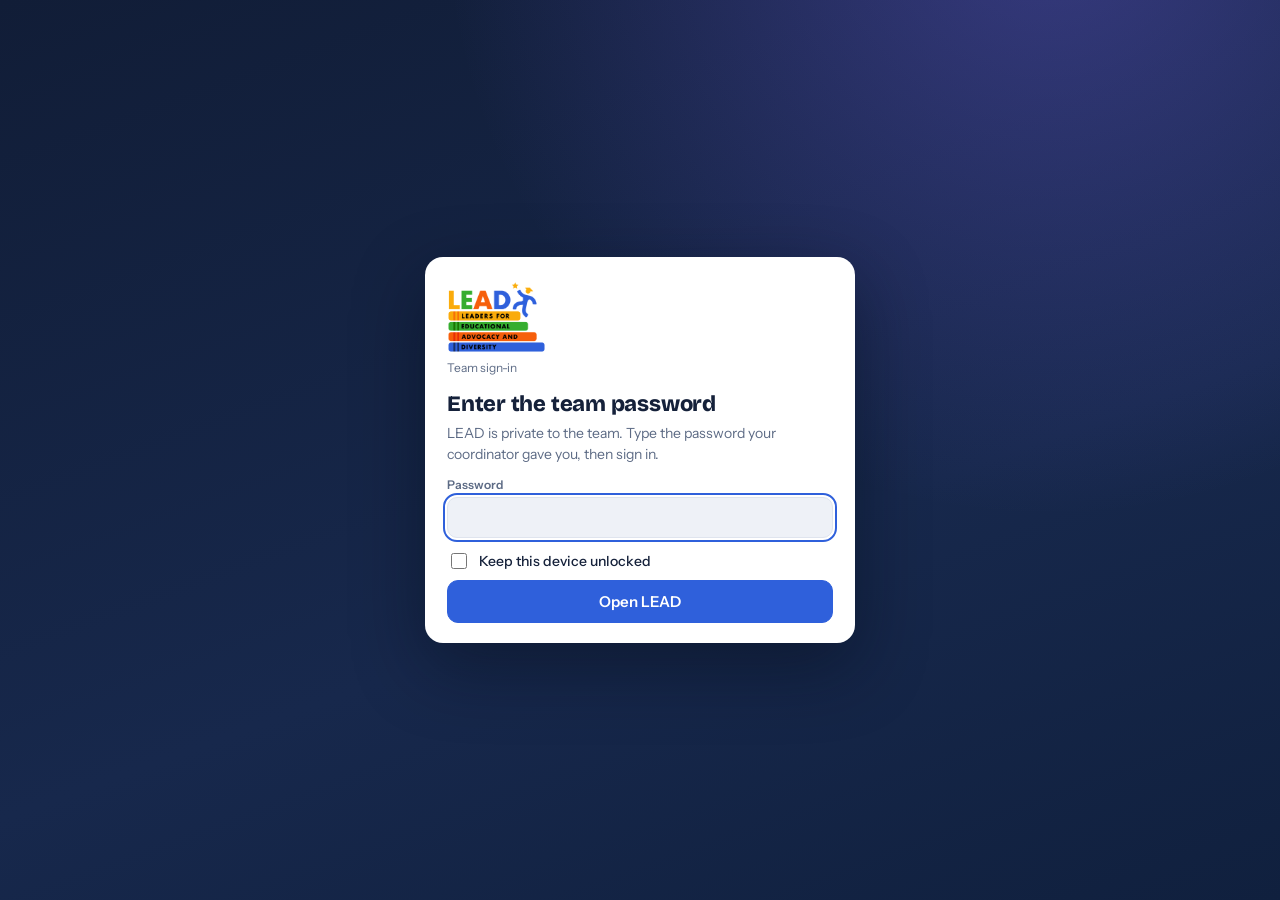
<file: admin.html>
<!doctype html>
<html lang="en">
<head>
<meta charset="utf-8">
<meta name="viewport" content="width=device-width,initial-scale=1,viewport-fit=cover">
<meta name="robots" content="noindex,nofollow">
<title>LEAD · Owner page</title>
<link rel="icon" href="img/favicon.svg" type="image/svg+xml">
<link rel="stylesheet" href="https://fonts.googleapis.com/css2?family=Bricolage+Grotesque:opsz,wght@12..96,600;12..96,800&family=Instrument+Sans:wght@400;500;600&display=swap">
<style>
:root{
  --navy:#15213a; --bg:#f6f7fb; --surface:#ffffff; --surface2:#eef1f7; --line:#dfe4ee; --ink:#15213a; --muted:#5d6b85;
  --blue:#2f6fe0; --blue-soft:#e3ecfc; --green:#2f9e44; --green-soft:#e1f3e4; --red:#c23b3b; --red-soft:#f9e3e3;
  --orange:#b8650a; --orange-soft:#fdeedb; --sand:#f3e8d2; --sand-ink:#6b4e16; --sand-line:#e3d2ad;
  --display:"Bricolage Grotesque","Helvetica Neue",Arial,sans-serif; --body:"Instrument Sans","Segoe UI",system-ui,sans-serif;
  --shadow:0 12px 40px rgba(21,33,58,.14); color-scheme:light;
}
@media (prefers-color-scheme: dark){ :root:not([data-theme="light"]){
  --navy:#0c1222; --bg:#0f1626; --surface:#161f36; --surface2:#1d2742; --line:#2a365a; --ink:#e6ebf7; --muted:#93a1bf;
  --blue:#6b9cf5; --blue-soft:#1b2c52; --green:#5ec46f; --green-soft:#17331d; --red:#ef7f7f; --red-soft:#3d1d1d;
  --orange:#f0a04a; --orange-soft:#3a2a14; --sand:#2e2a1f; --sand-ink:#e5cf9c; --sand-line:#4a4230; --shadow:0 12px 40px rgba(0,0,0,.5); color-scheme:dark } }
:root[data-theme="dark"]{
  --navy:#0c1222; --bg:#0f1626; --surface:#161f36; --surface2:#1d2742; --line:#2a365a; --ink:#e6ebf7; --muted:#93a1bf;
  --blue:#6b9cf5; --blue-soft:#1b2c52; --green:#5ec46f; --green-soft:#17331d; --red:#ef7f7f; --red-soft:#3d1d1d;
  --orange:#f0a04a; --orange-soft:#3a2a14; --sand:#2e2a1f; --sand-ink:#e5cf9c; --sand-line:#4a4230; --shadow:0 12px 40px rgba(0,0,0,.5); color-scheme:dark }
*{box-sizing:border-box}
body{margin:0;background:var(--bg);color:var(--ink);font:15px/1.45 var(--body);-webkit-font-smoothing:antialiased}
button,input,select,textarea{font:inherit;color:inherit}
a{color:var(--blue)}
h1,h2,h3{margin:0;font-family:var(--display);text-wrap:balance}
.top{background:var(--navy);color:#e6ebf7;padding:14px 16px}
.top-in{max-width:960px;margin:0 auto;display:flex;align-items:center;gap:12px;flex-wrap:wrap}
.mark{width:34px;height:34px;border-radius:10px;display:grid;place-items:center;background:linear-gradient(135deg,#3c78e2,#7968f7);color:#fff;font:800 17px var(--display);flex:none}
.top b{font:800 17px var(--display);display:block;line-height:1.1}
.top small{color:#93a1bf;font-size:12px}
.top .sp{flex:1}
.top a,.top button.lnk{color:#c9d4ea;font-size:13px;background:none;border:0;cursor:pointer;padding:4px 0;text-decoration:underline}
main{max-width:960px;margin:0 auto;padding:18px 16px 60px}
.tabs{display:flex;gap:6px;flex-wrap:wrap;margin:4px 0 16px}
.tabs button{border:1px solid var(--line);background:var(--surface);border-radius:999px;padding:7px 14px;cursor:pointer;font-weight:600;font-size:14px}
.tabs button[aria-selected="true"]{background:var(--blue);border-color:var(--blue);color:#fff}
.tabs .n{display:inline-block;min-width:20px;padding:0 6px;margin-left:4px;border-radius:999px;background:var(--red);color:#fff;font-size:12px;line-height:18px;text-align:center}
.tabs button[aria-selected="true"] .n{background:#fff;color:var(--blue)}
.card{background:var(--surface);border:1px solid var(--line);border-radius:14px;padding:16px;margin-bottom:12px}
.card h2{font-size:19px;margin-bottom:4px}
.card h3{font-size:16px}
.muted{color:var(--muted)}
.small{font-size:13px}
.row{display:flex;gap:10px;align-items:center;flex-wrap:wrap}
.grow{flex:1;min-width:0}
.btn{border:1px solid var(--line);background:var(--surface);border-radius:9px;padding:8px 14px;cursor:pointer;font-weight:600;font-size:14px;white-space:nowrap;text-decoration:none;color:inherit;display:inline-flex;align-items:center;gap:6px}
.btn:hover{background:var(--surface2)}
.btn.pri{background:var(--blue);border-color:var(--blue);color:#fff}
.btn.pri:hover{filter:brightness(1.07)}
.btn.warn{color:var(--red);border-color:var(--red-soft)}
.btn.sm{padding:5px 10px;font-size:13px}
.btn:disabled{opacity:.55;cursor:default}
label.f{display:block;font-size:12px;font-weight:600;color:var(--muted);margin-bottom:4px}
input[type=text],input[type=email],input[type=number],input[type=date],select,textarea{width:100%;padding:8px 10px;border-radius:9px;border:1px solid var(--line);background:var(--surface2)}
textarea{min-height:120px;font:13px/1.4 ui-monospace,SFMono-Regular,Menlo,monospace}
.grid{display:grid;grid-template-columns:repeat(auto-fit,minmax(160px,1fr));gap:10px}
.person{display:flex;gap:12px;align-items:flex-start}
.av{width:38px;height:38px;border-radius:50%;display:grid;place-items:center;background:var(--blue-soft);color:var(--blue);font:800 13px var(--display);overflow:hidden;flex:none}
.av img{width:100%;height:100%;object-fit:cover}
.who b{display:block;overflow-wrap:anywhere}
.who span{color:var(--muted);font-size:13px;overflow-wrap:anywhere}
.match{margin:10px 0;padding:9px 11px;border-radius:10px;font-size:14px}
.match.good{background:var(--green-soft)}
.match.maybe{background:var(--orange-soft)}
.match.none{background:var(--surface2);color:var(--muted)}
.pill{display:inline-block;padding:1px 9px;border-radius:999px;font-size:12px;font-weight:600;background:var(--surface2);color:var(--muted)}
.pill.blue{background:var(--blue-soft);color:var(--blue)}
.pill.red{background:var(--red-soft);color:var(--red)}
.pill.green{background:var(--green-soft);color:var(--green)}
.pages{display:grid;grid-template-columns:repeat(auto-fill,minmax(170px,1fr));gap:4px 10px;font-size:13.5px;margin-top:6px}
.pages label{display:flex;gap:6px;align-items:center;cursor:pointer}
.note{padding:10px 12px;border-radius:10px;background:var(--sand);color:var(--sand-ink);border:1px solid var(--sand-line);font-size:13.5px;margin-bottom:12px}
.list{display:flex;flex-direction:column;gap:8px}
.line{display:flex;gap:10px;align-items:center;padding:10px 12px;border:1px solid var(--line);border-radius:11px;background:var(--surface);flex-wrap:wrap}
.line .grow b{display:block;overflow-wrap:anywhere}
details.edit{margin-top:10px}
details.edit summary{cursor:pointer;color:var(--blue);font-weight:600;font-size:14px}
.toast{position:fixed;left:50%;bottom:20px;transform:translateX(-50%);background:var(--navy);color:#fff;padding:10px 16px;border-radius:10px;box-shadow:var(--shadow);font-size:14px;z-index:50;max-width:calc(100vw - 32px)}
.empty{padding:20px;text-align:center;color:var(--muted);border:1px dashed var(--line);border-radius:12px}
.bar{height:6px;border-radius:3px;background:var(--surface2);overflow:hidden;margin-top:8px}
.bar i{display:block;height:100%;background:var(--blue);width:0}
.spin{width:16px;height:16px;border-radius:50%;border:2px solid var(--line);border-top-color:var(--blue);animation:sp .8s linear infinite;display:inline-block;vertical-align:-3px;margin-right:8px}
@keyframes sp{to{transform:rotate(360deg)}}
@media (prefers-reduced-motion:reduce){.spin{animation:none}}
.sr{position:absolute;width:1px;height:1px;overflow:hidden;clip:rect(0 0 0 0)}
@media (max-width:600px){.line .acts{width:100%}}
</style>
</head>
<body>
<header class="top"><div class="top-in">
  <img src="img/lead-wordmark.png" alt="LEAD" style="height:30px;width:auto;display:block">
  <div><b>Owner page</b><small>LEAD</small></div>
  <span class="sp"></span>
  <span id="topWho" class="small"></span>
  <a id="backLink" href="./">Back to the hub</a>
  <button class="lnk" id="outBtn" hidden>Sign out</button>
</div></header>
<main id="main" aria-live="polite"><p class="muted"><span class="spin" aria-hidden="true"></span>Loading…</p></main>
<noscript><p style="padding:24px">This page needs JavaScript turned on.</p></noscript>
<script type="module" src="js/admin.js"></script>
</body>
</html>
</file>
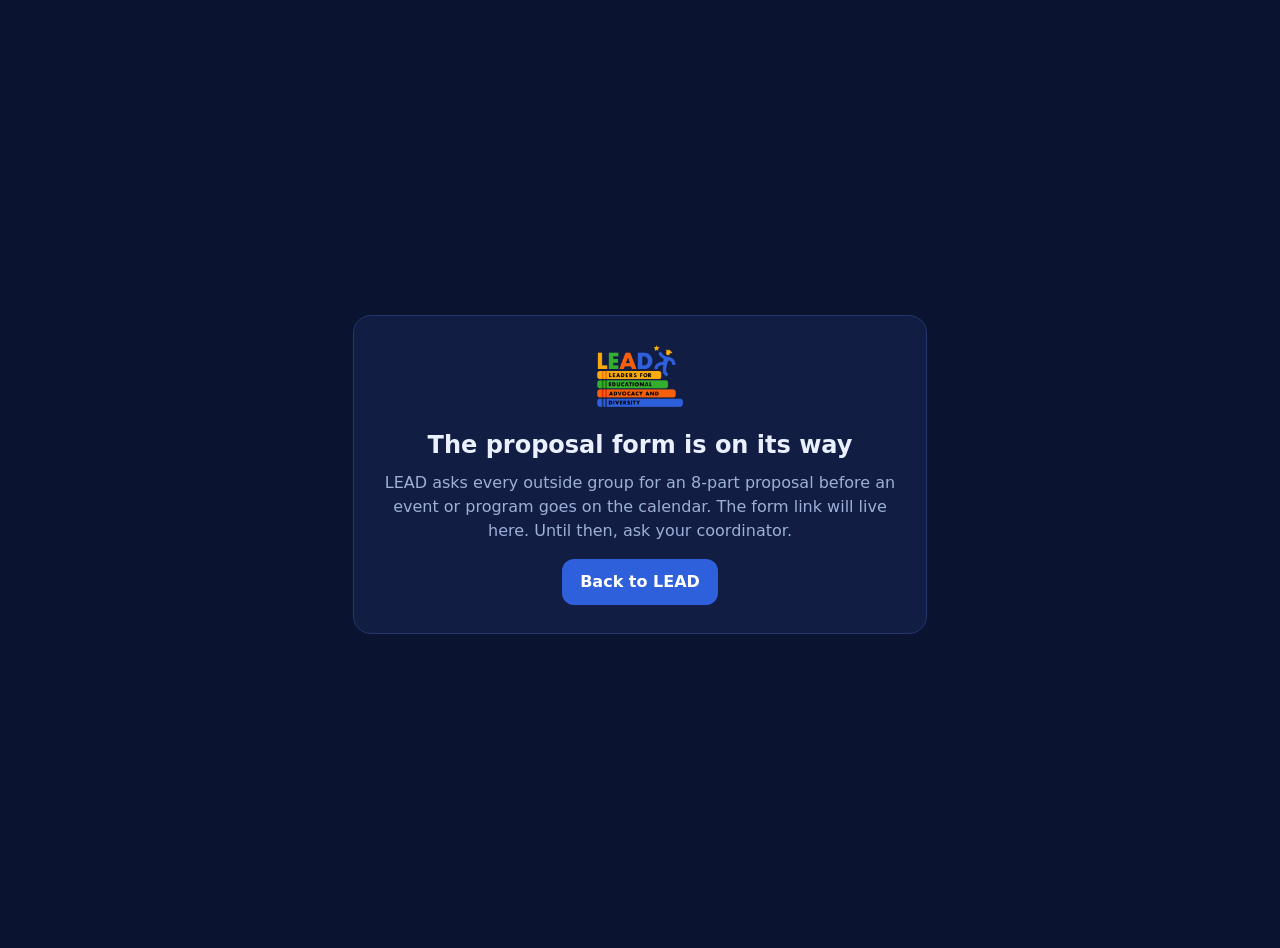
<file: proposal.html>
<!doctype html>
<html lang="en">
<head>
<meta charset="utf-8">
<meta name="viewport" content="width=device-width,initial-scale=1">
<meta name="robots" content="noindex,nofollow">
<title>LEAD · Proposal form</title>
<link rel="icon" href="img/favicon.svg" type="image/svg+xml">
<style>
body{margin:0;min-height:100vh;display:grid;place-items:center;background:#0a1330;color:#eaf0ff;font:16px/1.5 "Instrument Sans",system-ui,sans-serif;padding:24px}
.card{max-width:520px;background:#111d42;border:1px solid #24366b;border-radius:18px;padding:28px 26px;text-align:center}
img{height:64px;width:auto;margin-bottom:12px}
h1{font-size:24px;margin:0 0 8px}
p{color:#9db0d8;margin:0 0 16px}
a.btn{display:inline-block;background:#2F60DB;color:#fff;text-decoration:none;border-radius:12px;padding:11px 18px;font-weight:600}
</style>
</head>
<body>
<div class="card">
  <img src="img/lead-logo.png" alt="LEAD">
  <h1>The proposal form is on its way</h1>
  <p>LEAD asks every outside group for an 8-part proposal before an event or program goes on the calendar. The form link will live here. Until then, ask your coordinator.</p>
  <a class="btn" href="./">Back to LEAD</a>
</div>
</body>
</html>
</file>
